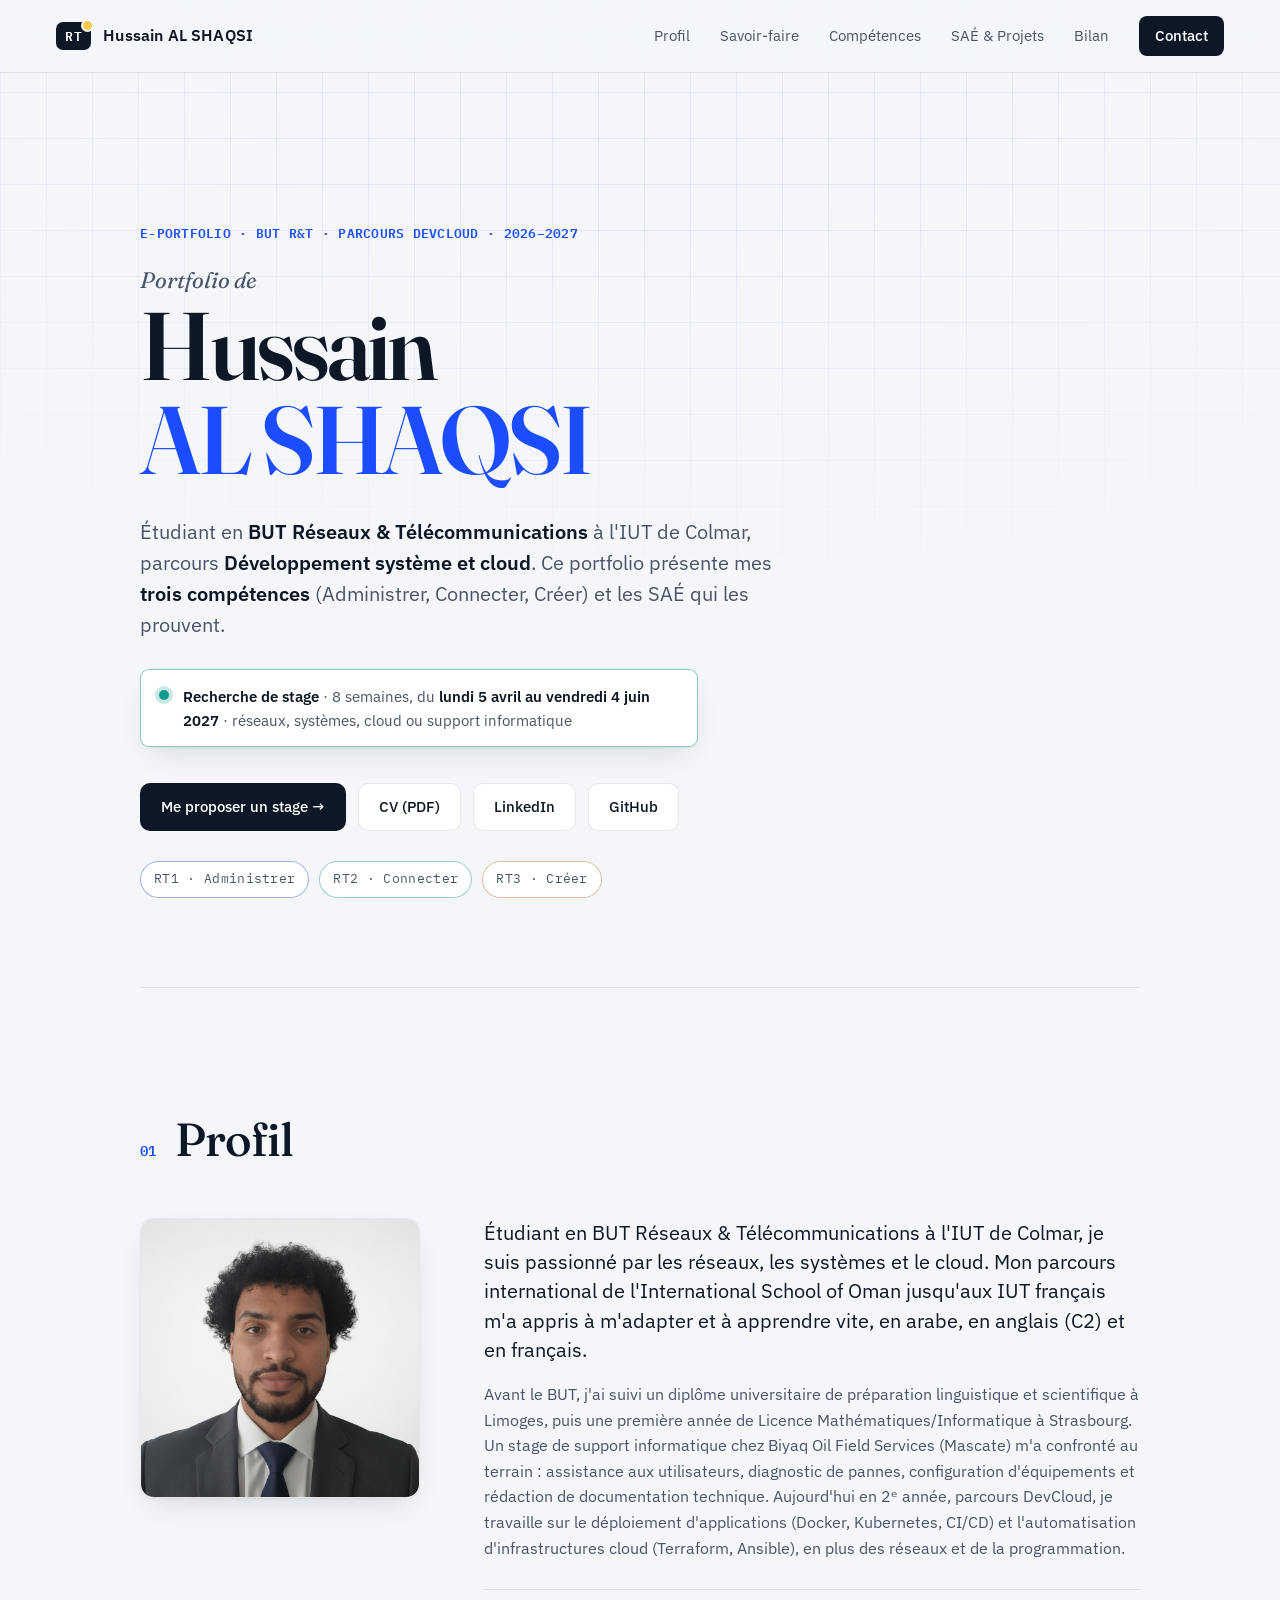
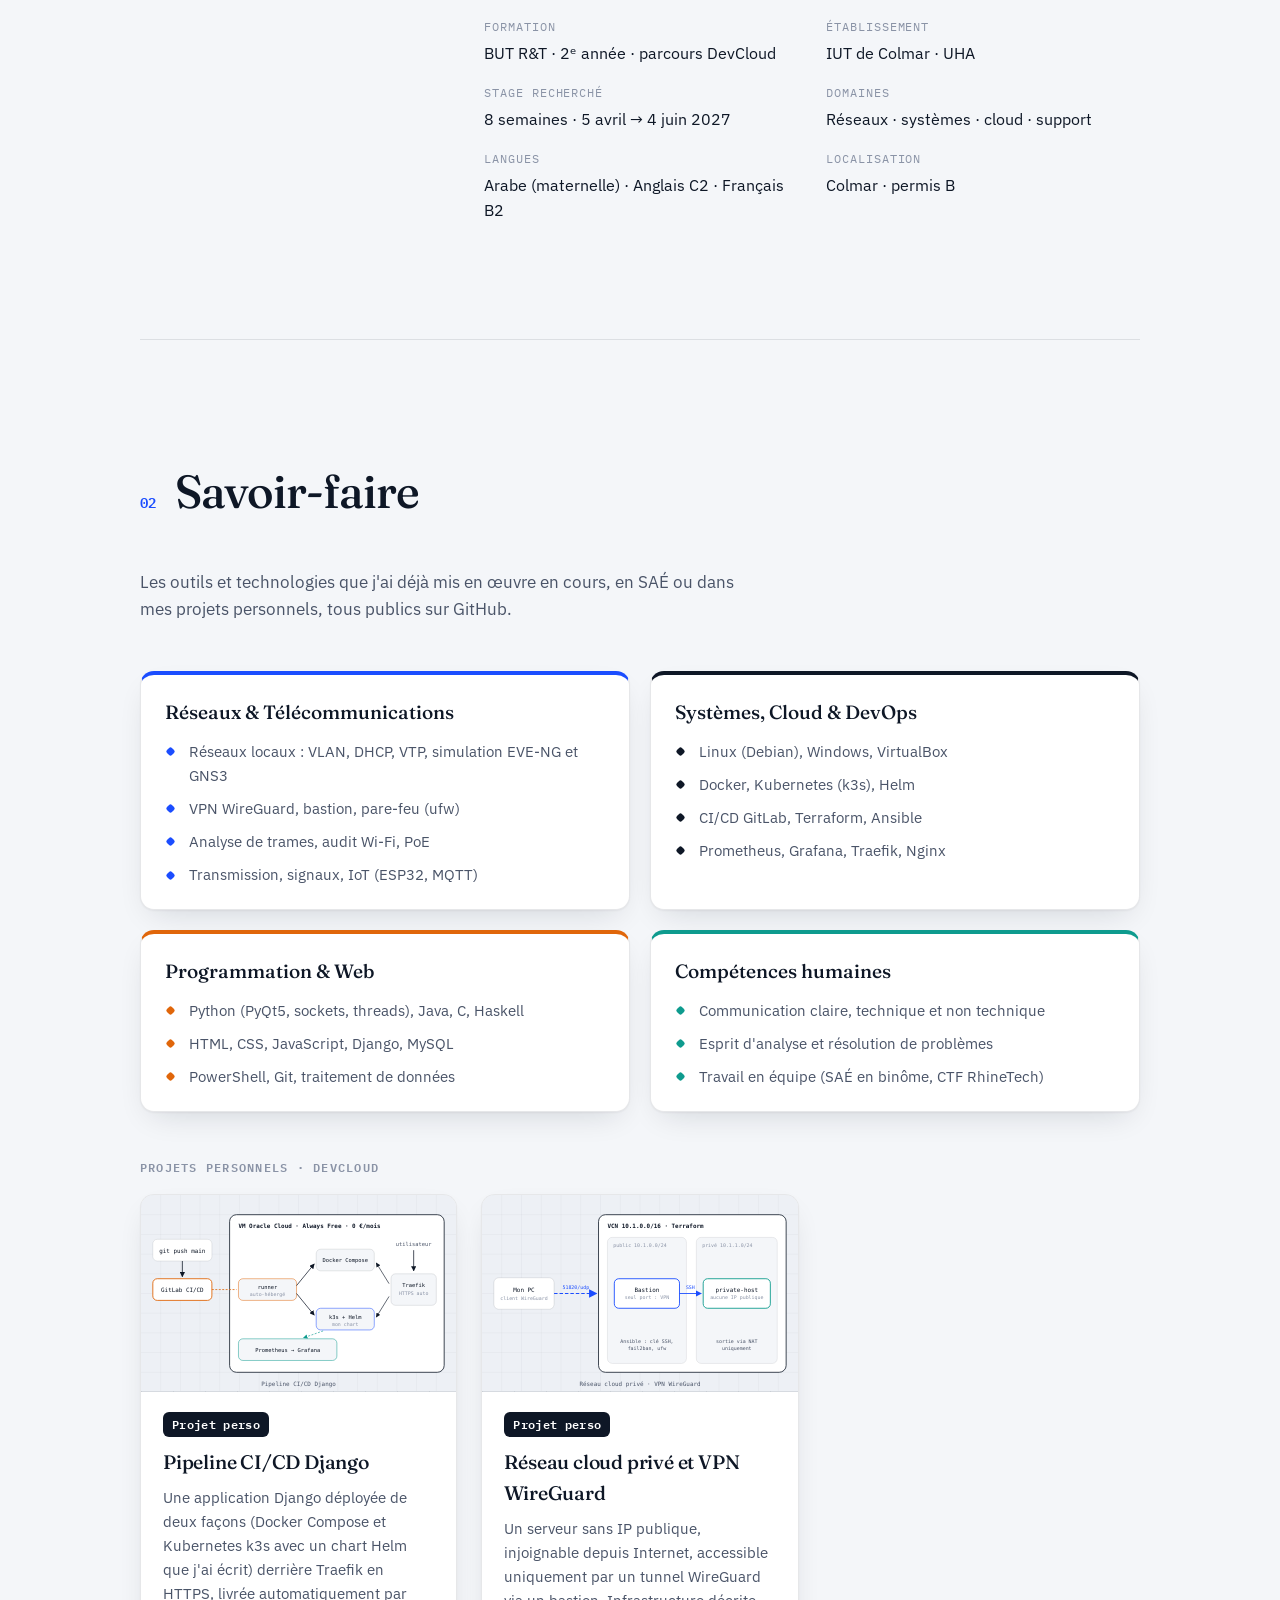
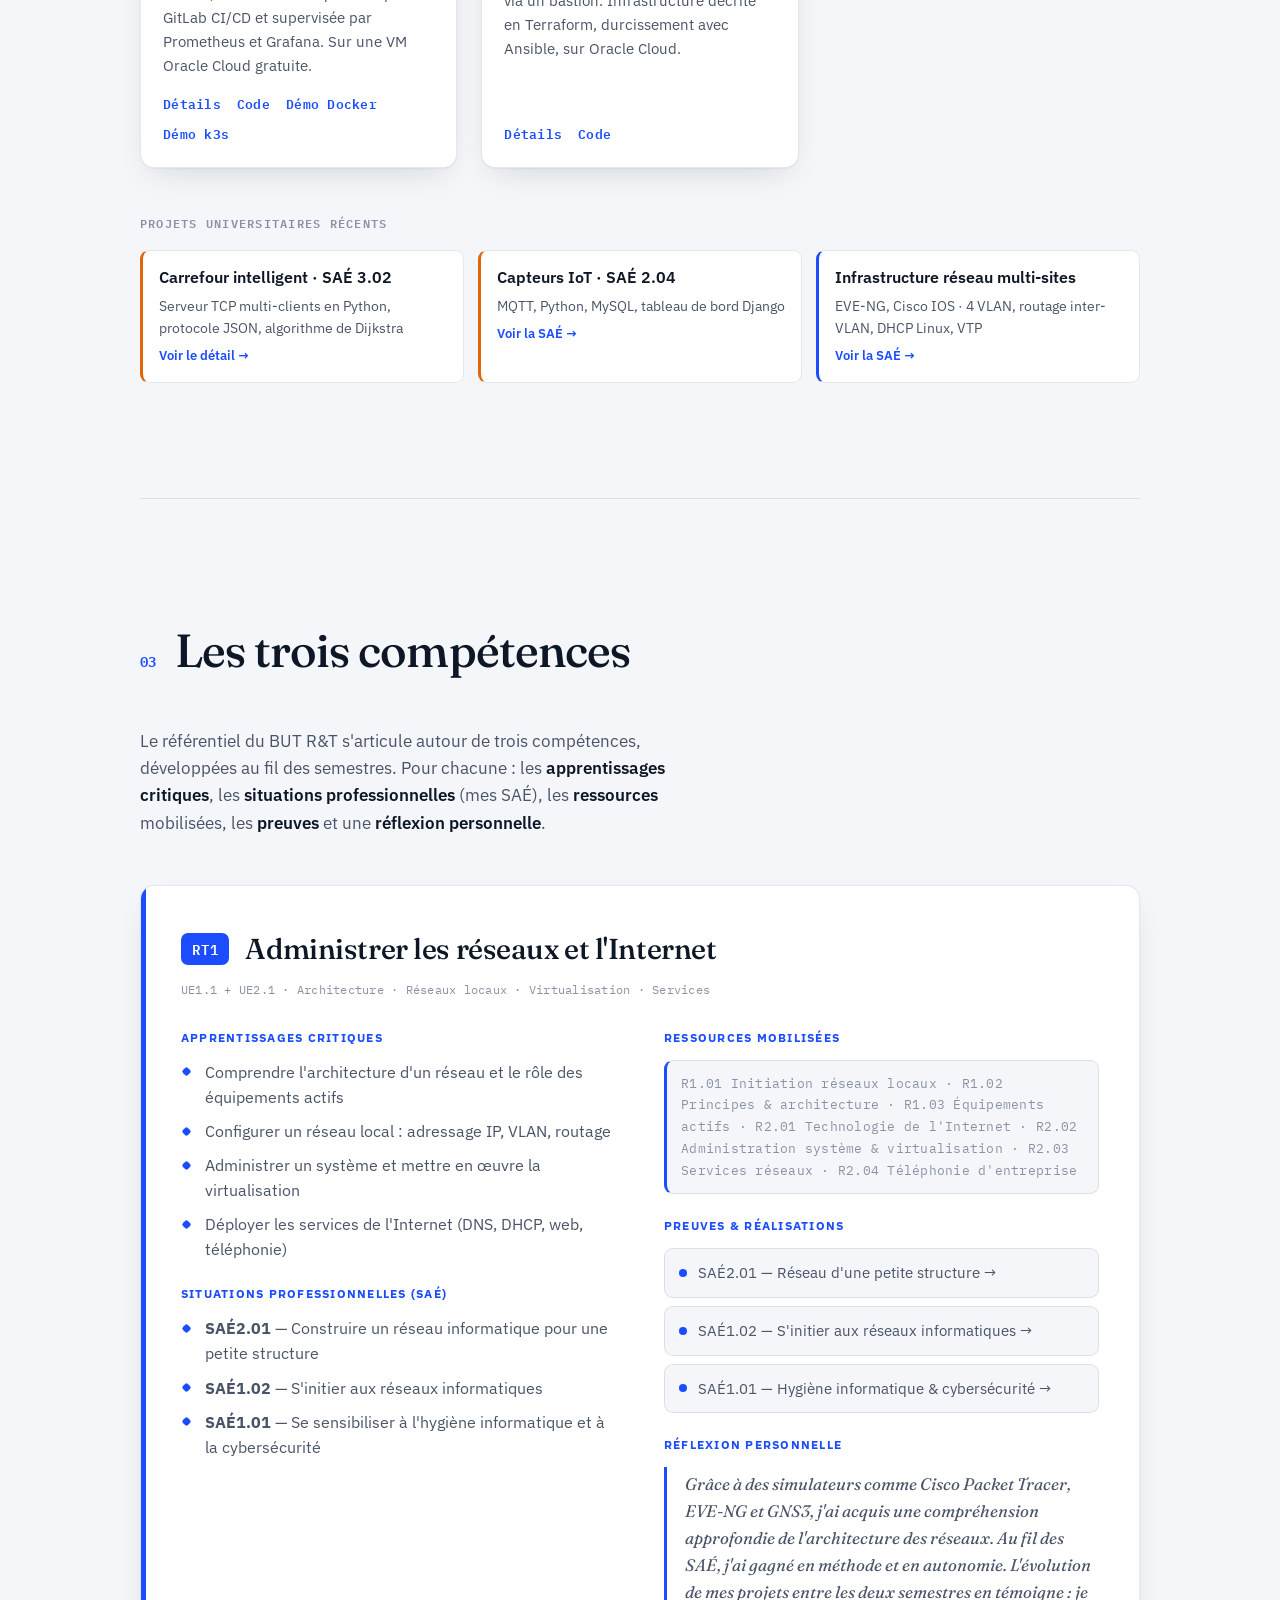
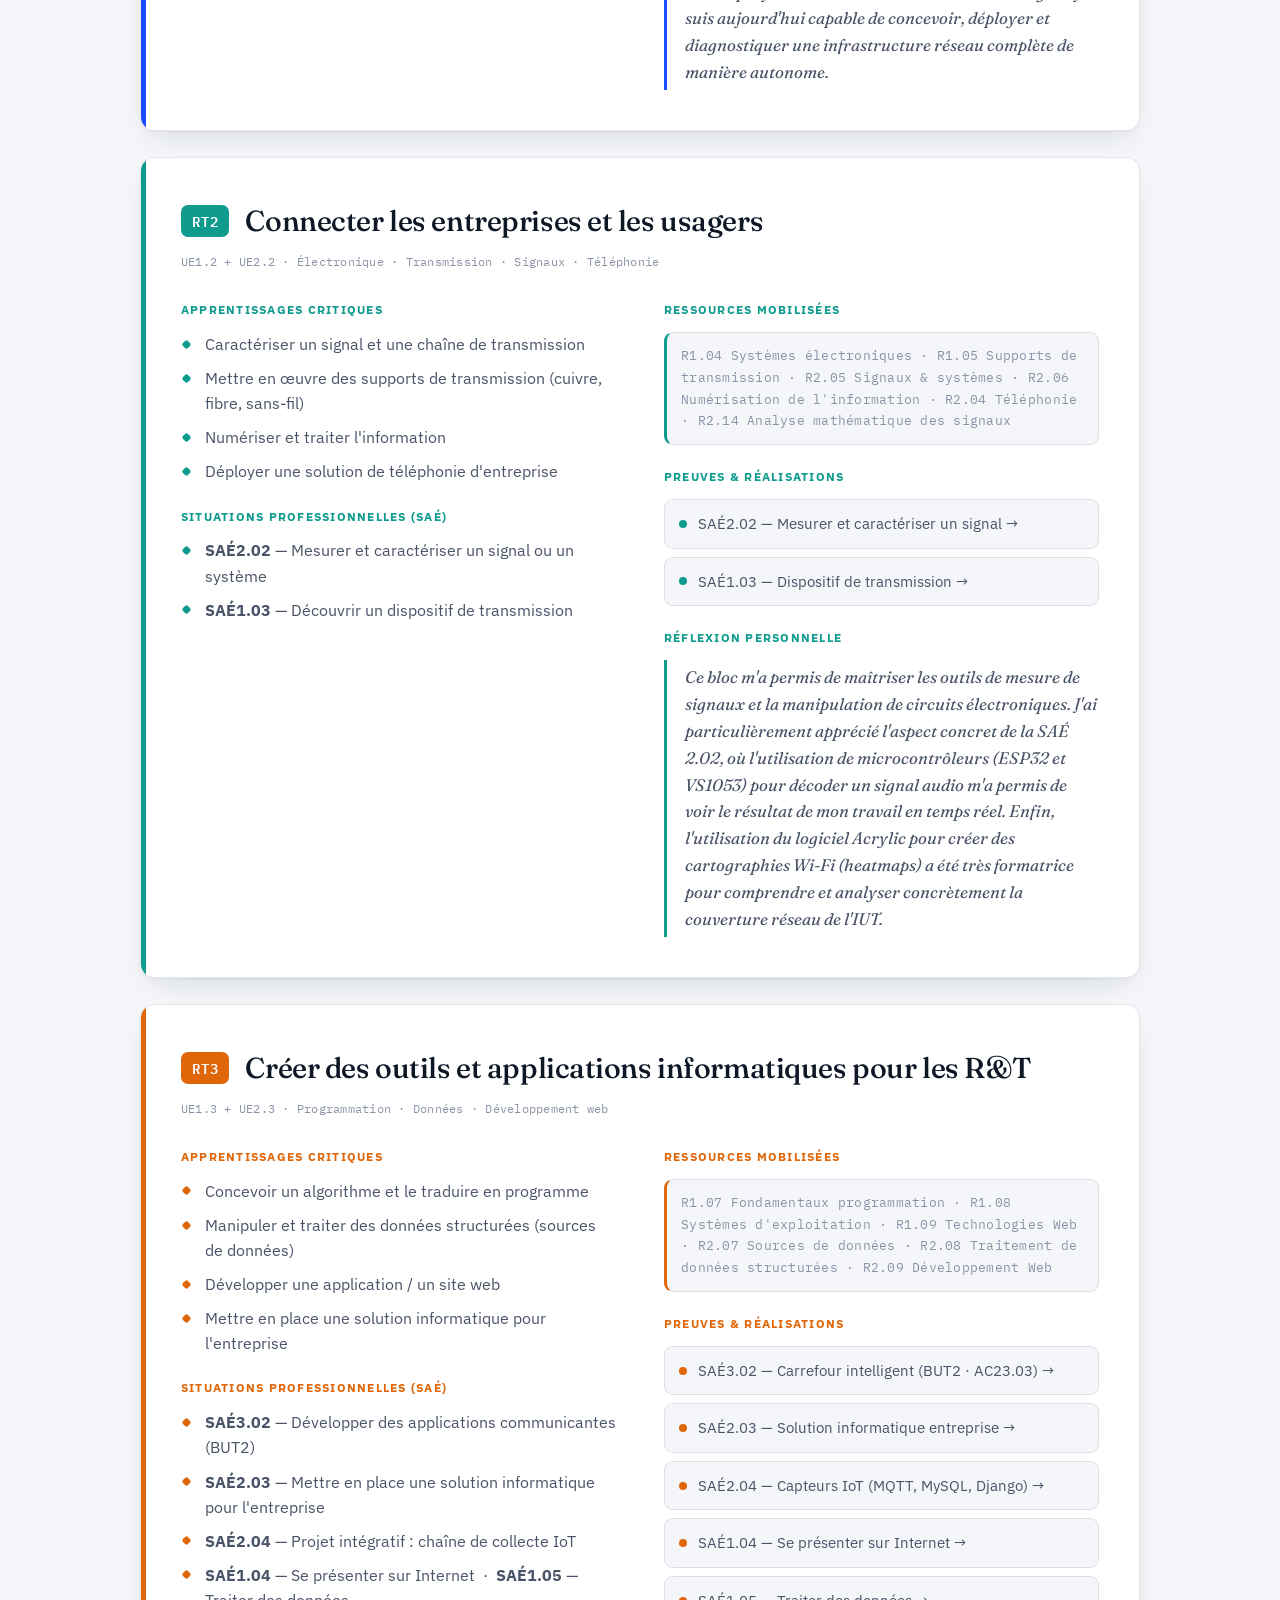
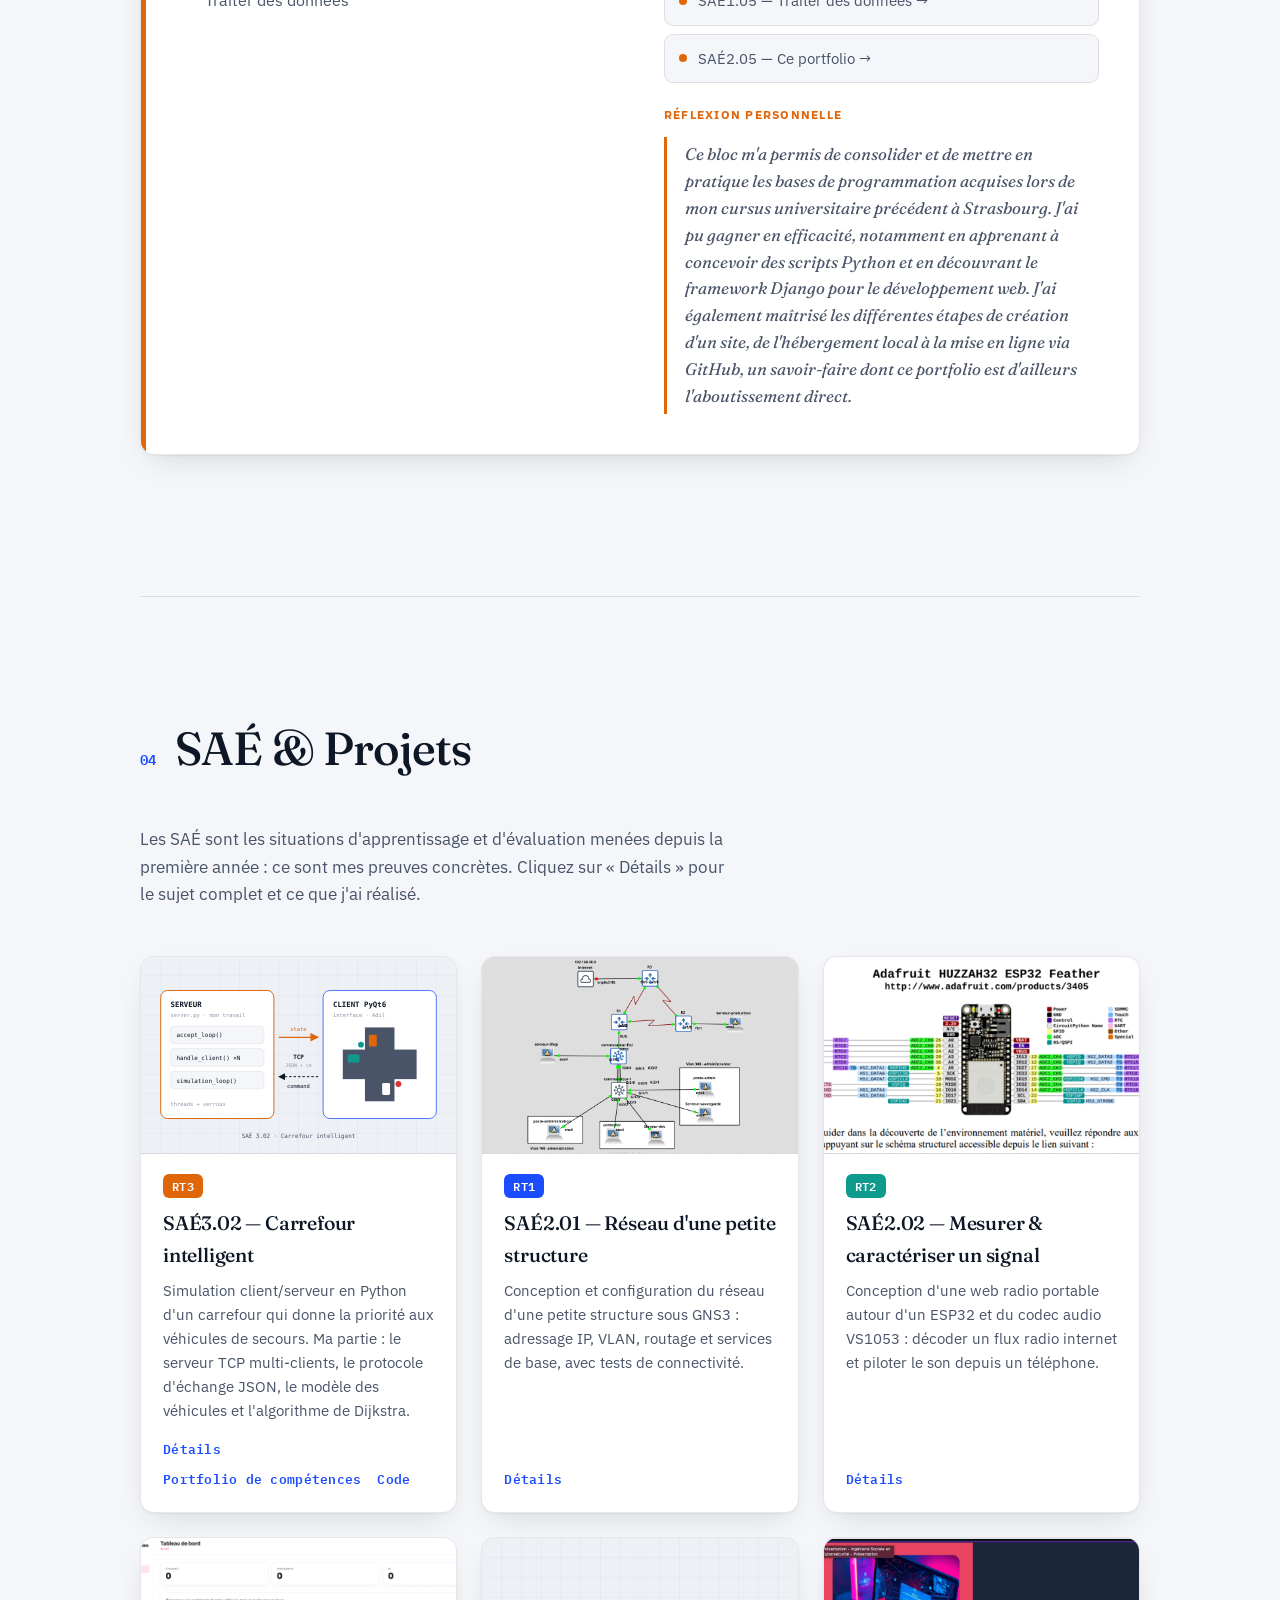
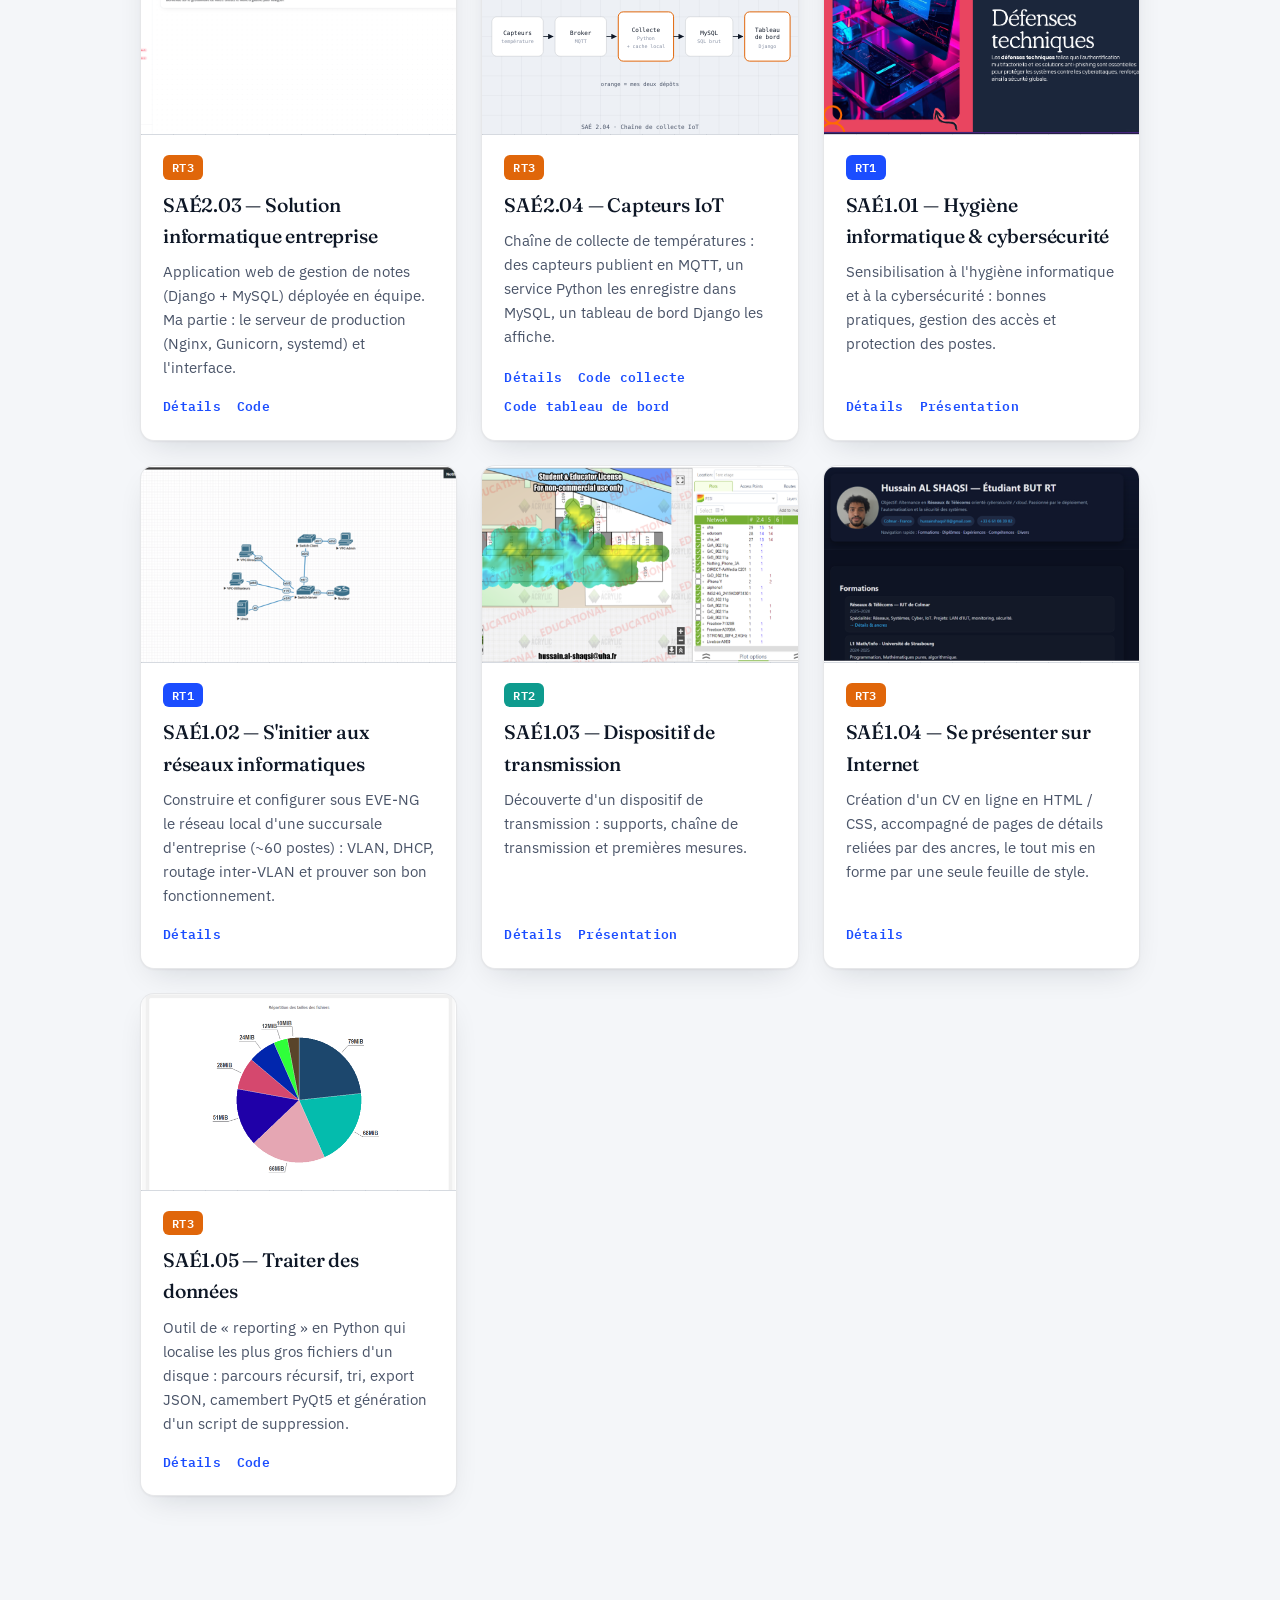
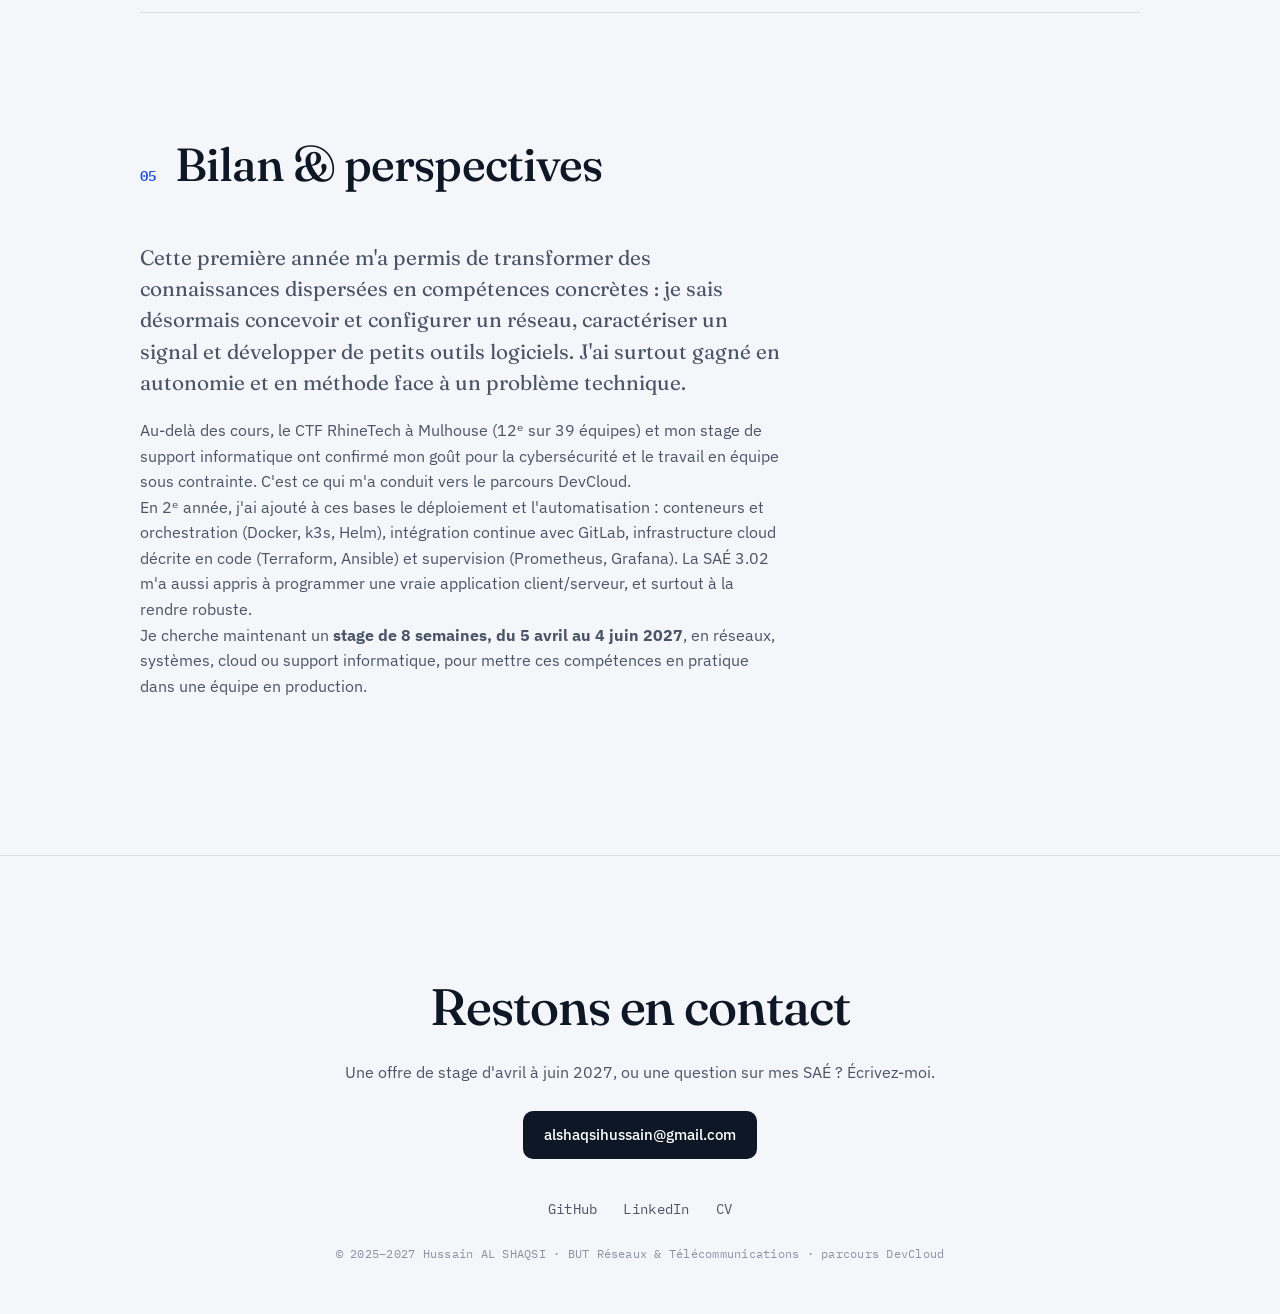
<file: index.html>
<!DOCTYPE html>
<html lang="fr">
<head>
<meta charset="UTF-8" />
<meta name="viewport" content="width=device-width, initial-scale=1.0" />
<script>(function(){var t;try{t=localStorage.getItem("theme")}catch(e){}if(t!=="dark"&&t!=="light"){t=window.matchMedia&&matchMedia("(prefers-color-scheme: dark)").matches?"dark":"light"}document.documentElement.setAttribute("data-theme",t)})();</script>
<title>Portfolio — Hussain AL SHAQSI · BUT Réseaux & Télécommunications · Recherche de stage</title>
<link rel="icon" href="favicon.ico" sizes="32x32" />
<link rel="icon" href="favicon.svg" type="image/svg+xml" />
<link rel="apple-touch-icon" href="apple-touch-icon.png" />
<meta name="description" content="Étudiant en BUT Réseaux & Télécommunications (parcours DevCloud) à l'IUT de Colmar, en recherche d'un stage de 8 semaines du 5 avril au 4 juin 2027 : réseaux, systèmes, cloud ou support informatique." />

<link rel="preconnect" href="https://fonts.googleapis.com" />
<link rel="preconnect" href="https://fonts.gstatic.com" crossorigin />
<link href="https://fonts.googleapis.com/css2?family=Fraunces:opsz,wght@9..144,400;9..144,500;9..144,600;9..144,700&family=IBM+Plex+Sans:wght@400;500;600;700&family=IBM+Plex+Mono:wght@400;500;600&display=swap" rel="stylesheet" />
<style>
:root {
  --paper:      #F4F6F9;
  --paper-2:    #FFFFFF;
  --ink:        #0E1726;
  --ink-soft:   #4A5468;
  --ink-faint:  #8A93A6;
  --line:       rgba(14, 23, 38, 0.10);
  --line-soft:  rgba(14, 23, 38, 0.06);
  --accent:     #1B4DFF;
  --rt1:        #1B4DFF;
  --rt2:        #0E9B8E;
  --rt3:        #E0660A;
  --radius:     14px;
  --radius-sm:  9px;
  --shadow:     0 1px 2px rgba(14,23,38,.05), 0 12px 32px -12px rgba(14,23,38,.16);
  --shadow-lg:  0 24px 60px -20px rgba(14,23,38,.28);
  --maxw:       1080px;
  --ease:       cubic-bezier(.22, 1, .36, 1);
  --f-display:  "Fraunces", Georgia, serif;
  --f-body:     "IBM Plex Sans", system-ui, sans-serif;
  --f-mono:     "IBM Plex Mono", ui-monospace, monospace;
}

* { box-sizing: border-box; margin: 0; padding: 0; }
html { scroll-behavior: smooth; scroll-padding-top: 92px; }
body { font-family: var(--f-body); color: var(--ink); background: var(--paper); line-height: 1.6; -webkit-font-smoothing: antialiased; overflow-x: hidden; }
.mono { font-family: var(--f-mono); letter-spacing: .02em; }

.bg-grid { position: fixed; inset: 0; z-index: -1; pointer-events: none;
  background-image: linear-gradient(var(--line-soft) 1px, transparent 1px), linear-gradient(90deg, var(--line-soft) 1px, transparent 1px);
  background-size: 46px 46px;
  -webkit-mask-image: radial-gradient(ellipse 90% 70% at 50% 0%, #000 35%, transparent 100%);
          mask-image: radial-gradient(ellipse 90% 70% at 50% 0%, #000 35%, transparent 100%); }

a { color: inherit; text-decoration: none; }

.nav { position: sticky; top: 0; z-index: 100; display: flex; align-items: center; justify-content: space-between;
  padding: 16px clamp(20px, 5vw, 56px); background: rgba(244,246,249,.78); backdrop-filter: saturate(180%) blur(14px); border-bottom: 1px solid var(--line); }
.nav__brand { display: flex; align-items: center; gap: 12px; font-weight: 600; }
.nav__mark { font-family: var(--f-mono); font-weight: 600; font-size: .82rem; color: #fff; background: var(--ink); padding: 5px 8px; border-radius: 7px; letter-spacing: .05em; }
.nav__name { font-size: .98rem; letter-spacing: .01em; }
.nav__links { display: flex; align-items: center; gap: 30px; }
.nav__links a { font-size: .92rem; color: var(--ink-soft); position: relative; transition: color .2s; }
.nav__links a:not(.nav__cta)::after { content: ""; position: absolute; left: 0; bottom: -5px; width: 0; height: 2px; background: var(--accent); transition: width .25s var(--ease); }
.nav__links a:hover { color: var(--ink); }
.nav__links a:hover::after { width: 100%; }
.nav__cta { background: var(--ink); color: #fff !important; padding: 8px 16px; border-radius: 8px; font-weight: 500; transition: transform .2s, background .2s; }
.nav__cta:hover { background: var(--accent); transform: translateY(-1px); }
.nav__burger { display: none; flex-direction: column; gap: 5px; background: none; border: 0; cursor: pointer; padding: 6px; }
.nav__burger span { width: 24px; height: 2px; background: var(--ink); transition: .3s; }

main { max-width: var(--maxw); margin: 0 auto; padding: 0 clamp(20px, 5vw, 40px); }
.section { padding: clamp(64px, 9vw, 120px) 0; border-top: 1px solid var(--line); }
.section__head { display: flex; align-items: baseline; gap: 18px; margin-bottom: 40px; }
.section__idx { font-size: .9rem; color: var(--accent); font-weight: 600; }
.section__title { font-family: var(--f-display); font-weight: 500; font-size: clamp(1.9rem, 4vw, 2.9rem); letter-spacing: -.02em; }
.section__intro { max-width: 60ch; color: var(--ink-soft); font-size: 1.06rem; margin-bottom: 48px; }
.section__intro em, .comp__col em { font-style: normal; color: var(--ink); font-weight: 600; }

.hero { padding: clamp(70px, 12vw, 150px) 0 clamp(50px, 7vw, 90px); }
.hero__meta { font-size: .82rem; color: var(--accent); font-weight: 600; margin-bottom: 26px; }
.hero__title { font-family: var(--f-display); font-weight: 600; font-size: clamp(2.8rem, 9vw, 6rem); line-height: .98; letter-spacing: -.035em; margin-bottom: 30px; }
.hero__pre { display: block; font-size: clamp(1rem, 2.4vw, 1.4rem); font-weight: 400; font-style: italic; color: var(--ink-soft); letter-spacing: 0; margin-bottom: 6px; }
.hero__last { color: var(--accent); }
.hero__lede { max-width: 56ch; font-size: clamp(1.05rem, 2vw, 1.22rem); color: var(--ink-soft); }
.hero__lede strong { color: var(--ink); font-weight: 600; }
.hero__actions { display: flex; flex-wrap: wrap; gap: 12px; margin: 36px 0 30px; }
.hero__chips { display: flex; flex-wrap: wrap; gap: 10px; list-style: none; }
.hero__chips li { font-size: .8rem; padding: 7px 13px; border: 1px solid var(--line); border-radius: 999px; background: var(--paper-2); color: var(--ink-soft); }
.hero__chips li:nth-child(1) { border-color: color-mix(in srgb, var(--rt1) 35%, var(--line)); }
.hero__chips li:nth-child(2) { border-color: color-mix(in srgb, var(--rt2) 35%, var(--line)); }
.hero__chips li:nth-child(3) { border-color: color-mix(in srgb, var(--rt3) 35%, var(--line)); }
.dispo { display: flex; flex-wrap: nowrap; align-items: flex-start; gap: 14px; max-width: 62ch; margin-top: 28px; padding: 14px 18px; background: var(--paper-2); border: 1px solid color-mix(in srgb, var(--rt2) 40%, var(--line)); border-radius: var(--radius-sm); box-shadow: var(--shadow); font-size: .95rem; color: var(--ink-soft); }
.dispo__dot { width: 10px; height: 10px; border-radius: 50%; background: var(--rt2); box-shadow: 0 0 0 4px color-mix(in srgb, var(--rt2) 22%, transparent); flex-shrink: 0; margin-top: .45em; }
.dispo strong { color: var(--ink); font-weight: 600; }

.skills { display: grid; grid-template-columns: repeat(2, 1fr); gap: 20px; }
.skill { background: var(--paper-2); border: 1px solid var(--line); border-radius: var(--radius); padding: 22px 24px; box-shadow: var(--shadow); --c: var(--accent); border-top: 4px solid var(--c); }
.skill--rt1 { --c: var(--rt1); } .skill--rt2 { --c: var(--rt2); } .skill--rt3 { --c: var(--rt3); } .skill--ink { --c: var(--ink); }
.skill h3 { font-family: var(--f-display); font-weight: 500; font-size: 1.2rem; margin-bottom: 12px; }
.skill .ticks li { font-size: .94rem; }
.subhead { font-size: .78rem; text-transform: uppercase; letter-spacing: .1em; color: var(--ink-faint); margin: 46px 0 16px; font-weight: 600; }
.projlist { display: grid; grid-template-columns: repeat(auto-fill, minmax(290px, 1fr)); gap: 14px; }
.projlist__item { background: var(--paper-2); border: 1px solid var(--line); border-left: 3px solid var(--c, var(--accent)); border-radius: var(--radius-sm); padding: 14px 16px; }
.projlist__item h4 { font-size: 1rem; font-weight: 600; margin-bottom: 4px; }
.projlist__item p { font-size: .86rem; color: var(--ink-soft); }
.projlist__item a { color: var(--accent); font-weight: 600; font-size: .84rem; display: inline-block; margin-top: 6px; }
@media (max-width: 760px) { .skills { grid-template-columns: 1fr; } }

.btn { display: inline-flex; align-items: center; gap: 8px; font-size: .94rem; font-weight: 500; padding: 11px 20px; border-radius: 10px; border: 1px solid transparent; cursor: pointer; transition: transform .2s var(--ease), background .2s, border-color .2s, box-shadow .2s; }
.btn--solid { background: var(--ink); color: #fff; }
.btn--solid:hover { background: var(--accent); transform: translateY(-2px); box-shadow: var(--shadow); }
.btn--ghost { background: var(--paper-2); border-color: var(--line); color: var(--ink); }
.btn--ghost:hover { border-color: var(--ink); transform: translateY(-2px); }

.profil { display: grid; grid-template-columns: 280px 1fr; gap: clamp(28px, 5vw, 64px); align-items: start; }
.profil__photo { border-radius: var(--radius); overflow: hidden; box-shadow: var(--shadow); border: 1px solid var(--line); background: var(--paper-2); }
.profil__photo img { width: 100%; aspect-ratio: 1; object-fit: cover; display: block; }
.profil__text .lead { font-size: 1.22rem; color: var(--ink); margin-bottom: 18px; line-height: 1.5; }
.profil__text p { color: var(--ink-soft); margin-bottom: 16px; }
.profil__facts { display: grid; grid-template-columns: repeat(2, 1fr); gap: 18px 28px; margin-top: 28px; padding-top: 28px; border-top: 1px solid var(--line); }
.profil__facts div { display: flex; flex-direction: column; gap: 4px; font-size: .98rem; }
.profil__facts span { font-size: .74rem; text-transform: uppercase; color: var(--ink-faint); letter-spacing: .08em; }

.comp { background: var(--paper-2); border: 1px solid var(--line); border-radius: var(--radius); padding: clamp(24px, 4vw, 40px); margin-bottom: 26px; box-shadow: var(--shadow); position: relative; overflow: hidden; --c: var(--accent); }
.comp::before { content: ""; position: absolute; left: 0; top: 0; bottom: 0; width: 5px; background: var(--c); }
.comp--rt1 { --c: var(--rt1); }
.comp--rt2 { --c: var(--rt2); }
.comp--rt3 { --c: var(--rt3); }
.comp__head { display: flex; align-items: center; flex-wrap: wrap; gap: 8px 16px; margin-bottom: 28px; }
.comp__code { font-size: .85rem; font-weight: 600; color: #fff; background: var(--c); padding: 5px 11px; border-radius: 7px; letter-spacing: .06em; }
.comp__title { font-family: var(--f-display); font-weight: 500; font-size: clamp(1.3rem, 2.6vw, 1.8rem); letter-spacing: -.015em; flex: 1 1 280px; }
.comp__tag { width: 100%; font-size: .78rem; color: var(--ink-faint); }
.comp__grid { display: grid; grid-template-columns: 1fr 1fr; gap: clamp(24px, 4vw, 48px); }
.comp__col h4 { font-size: .78rem; text-transform: uppercase; letter-spacing: .1em; color: var(--c); margin: 22px 0 12px; }
.comp__col h4:first-child { margin-top: 0; }

.ticks { list-style: none; display: flex; flex-direction: column; gap: 9px; }
.ticks li { position: relative; padding-left: 24px; color: var(--ink-soft); font-size: .98rem; }
.ticks li::before { content: ""; position: absolute; left: 2px; top: .55em; width: 7px; height: 7px; border-radius: 2px; background: var(--c); transform: rotate(45deg); }

.reslist { font-size: .8rem; line-height: 1.7; color: var(--ink-faint); background: var(--paper); border: 1px solid var(--line); border-left: 3px solid var(--c); border-radius: var(--radius-sm); padding: 12px 14px; margin-bottom: 4px; }
.proof { display: flex; flex-direction: column; gap: 8px; }
.proof__item { display: flex; align-items: center; gap: 11px; padding: 12px 14px; background: var(--paper); border: 1px solid var(--line); border-radius: var(--radius-sm); font-size: .92rem; color: var(--ink-soft); transition: border-color .2s, transform .2s, color .2s; }
.proof__item:hover { border-color: var(--c); color: var(--ink); transform: translateX(3px); }
.proof__dot { width: 8px; height: 8px; border-radius: 50%; background: var(--c); flex-shrink: 0; }

.reflect { border-left: 3px solid var(--c); padding: 4px 0 4px 18px; margin-top: 4px; font-family: var(--f-display); font-size: 1.05rem; font-style: italic; color: var(--ink-soft); line-height: 1.6; }

.cards { display: grid; grid-template-columns: repeat(auto-fill, minmax(290px, 1fr)); gap: 24px; }
.card { background: var(--paper-2); border: 1px solid var(--line); border-radius: var(--radius); overflow: hidden; box-shadow: var(--shadow); transition: transform .3s var(--ease), box-shadow .3s; display: flex; flex-direction: column; }
.card:hover { transform: translateY(-6px); box-shadow: var(--shadow-lg); }
.card { scroll-margin-top: 104px; }
.card:target { box-shadow: 0 0 0 2px var(--accent), var(--shadow-lg); }
.card__img { position: relative; aspect-ratio: 16/10; overflow: hidden; border-bottom: 1px solid var(--line); background-color: #EDF0F5; background-image: linear-gradient(var(--line-soft) 1px, transparent 1px), linear-gradient(90deg, var(--line-soft) 1px, transparent 1px); background-size: 32px 32px; }
.card__img::before { content: "capture → ici"; position: absolute; inset: 0; display: flex; align-items: center; justify-content: center; color: var(--ink-faint); font-family: var(--f-mono); font-size: .8rem; }
.card__img img { position: relative; z-index: 1; width: 100%; height: 100%; object-fit: cover; display: block; transition: transform .5s var(--ease); }
.card:hover .card__img img { transform: scale(1.05); }
.card__body { padding: 20px 22px 22px; display: flex; flex-direction: column; flex: 1; }
.card__tags { display: flex; gap: 6px; margin-bottom: 10px; }
.t { font-size: .72rem; font-weight: 600; padding: 3px 9px; border-radius: 6px; color: #fff; }
.t--perso { background: var(--ink); }
.t--rt1 { background: var(--rt1); } .t--rt2 { background: var(--rt2); } .t--rt3 { background: var(--rt3); }
.card__title { font-family: var(--f-display); font-weight: 500; font-size: 1.22rem; margin-bottom: 8px; letter-spacing: -.01em; }
.card__desc { color: var(--ink-soft); font-size: .94rem; flex: 1; }
.card__links { display: flex; flex-wrap: wrap; gap: 8px 16px; margin-top: 16px; font-size: .84rem; }
.card__links a { color: var(--accent); font-weight: 600; transition: opacity .2s; }
.card__links a:hover { opacity: .65; }

.bilan { max-width: 64ch; }
.bilan .lead { font-size: 1.3rem; font-family: var(--f-display); line-height: 1.5; margin-bottom: 20px; }
.bilan p { color: var(--ink-soft); }

.footer { border-top: 1px solid var(--line); margin-top: 40px; padding: clamp(60px, 9vw, 110px) clamp(20px, 5vw, 40px) 50px; text-align: center; }
.footer__cta h2 { font-family: var(--f-display); font-weight: 500; font-size: clamp(2rem, 5vw, 3.2rem); letter-spacing: -.02em; margin-bottom: 12px; }
.footer__cta p { color: var(--ink-soft); margin-bottom: 26px; }
.footer__links { display: flex; justify-content: center; gap: 26px; margin: 38px 0 24px; font-size: .9rem; }
.footer__links a { color: var(--ink-soft); transition: color .2s; }
.footer__links a:hover { color: var(--accent); }
.footer__base { font-size: .78rem; color: var(--ink-faint); }

.reveal { opacity: 0; transform: translateY(26px); transition: opacity .7s var(--ease), transform .7s var(--ease); }
.reveal.in { opacity: 1; transform: none; }
@media (prefers-reduced-motion: reduce) { * { animation: none !important; transition: none !important; } .reveal { opacity: 1; transform: none; } html { scroll-behavior: auto; } }

@media (max-width: 860px) { .profil { grid-template-columns: 1fr; } .profil__photo { max-width: 220px; } .comp__grid { grid-template-columns: 1fr; gap: 8px; } }
@media (max-width: 680px) {
  .nav__links { position: fixed; inset: 64px 0 auto; flex-direction: column; gap: 0; background: var(--paper-2); border-bottom: 1px solid var(--line); padding: 8px 0; transform: translateY(-130%); transition: transform .35s var(--ease); }
  .nav__links.open { transform: none; }
  .nav__links a { padding: 14px 28px; width: 100%; }
  .nav__links a:not(.nav__cta)::after { display: none; }
  .nav__cta { margin: 8px 28px; text-align: center; }
  .nav__burger { display: flex; }
  .profil__facts { grid-template-columns: 1fr; }
}

/* ===================== MODAL DÉTAILS (ajout) ===================== */
.modal { position: fixed; inset: 0; z-index: 200; display: none; align-items: center; justify-content: center; padding: 24px; }
.modal.open { display: flex; }
.modal__backdrop { position: absolute; inset: 0; background: rgba(14,23,38,.55); backdrop-filter: blur(4px); opacity: 0; transition: opacity .3s var(--ease); }
.modal.open .modal__backdrop { opacity: 1; }
.modal__panel { position: relative; z-index: 1; width: min(980px, 100%); max-height: 86vh;
  display: grid; grid-template-columns: minmax(0, 46%) 1fr;
  background: var(--paper-2); border-radius: var(--radius); overflow: hidden; box-shadow: var(--shadow-lg);
  transform: translateY(16px) scale(.985); opacity: 0; transition: transform .35s var(--ease), opacity .35s var(--ease); --c: var(--accent); }
.modal.open .modal__panel { transform: none; opacity: 1; }
.modal__panel.is-rt1 { --c: var(--rt1); }
.modal__panel.is-rt2 { --c: var(--rt2); }
.modal__panel.is-rt3 { --c: var(--rt3); }
.modal__panel::before { content: ""; position: absolute; left: 0; top: 0; bottom: 0; width: 5px; background: var(--c); z-index: 3; }
.modal__close { position: absolute; top: 14px; right: 14px; z-index: 4; width: 38px; height: 38px; border: 0; border-radius: 50%;
  background: rgba(255,255,255,.92); color: var(--ink); font-size: 1.3rem; line-height: 1; cursor: pointer;
  display: flex; align-items: center; justify-content: center; box-shadow: var(--shadow); transition: transform .25s var(--ease), background .2s; }
.modal__close:hover { transform: rotate(90deg); background: #fff; }
.modal__media { background-color: #EDF0F5; border-right: 1px solid var(--line); overflow: hidden;
  display: flex; align-items: center; justify-content: center; padding: 22px;
  background-image: linear-gradient(var(--line-soft) 1px, transparent 1px), linear-gradient(90deg, var(--line-soft) 1px, transparent 1px); background-size: 28px 28px; }
.modal__media img { max-width: 100%; max-height: 100%; object-fit: contain; border-radius: 8px; box-shadow: var(--shadow); }
.modal__media.is-empty::before { content: "capture → ici"; color: var(--ink-faint); font-family: var(--f-mono); font-size: .8rem; }
.modal__body { padding: clamp(28px, 3.5vw, 44px); overflow-y: auto; max-height: 86vh; display: flex; flex-direction: column; }
.modal__tags { display: flex; gap: 6px; margin-bottom: 14px; }
.modal__title { font-family: var(--f-display); font-weight: 500; font-size: clamp(1.5rem, 2.6vw, 2.1rem); line-height: 1.1; letter-spacing: -.015em; margin-bottom: 18px; }
.modal__content { color: var(--ink-soft); font-size: 1rem; line-height: 1.75; }
.modal__content h5 { font-size: .76rem; text-transform: uppercase; letter-spacing: .1em; color: var(--c); margin: 22px 0 8px; }
.modal__content p { margin-bottom: 12px; }
.modal__content ul { list-style: none; display: flex; flex-direction: column; gap: 8px; margin-bottom: 12px; }
.modal__content li { position: relative; padding-left: 22px; }
.modal__content li::before { content: ""; position: absolute; left: 2px; top: .6em; width: 7px; height: 7px; border-radius: 2px; background: var(--c); transform: rotate(45deg); }
.modal__links { display: flex; flex-wrap: wrap; gap: 18px; margin-top: 24px; padding-top: 20px; border-top: 1px solid var(--line); font-size: .9rem; }
.modal__links a { color: var(--accent); font-weight: 600; transition: opacity .2s; }
.modal__links a:hover { opacity: .65; }
.card__more { display: none; }
body.modal-open { overflow: hidden; }
@media (max-width: 720px) {
  .modal__panel { grid-template-columns: 1fr; max-height: 90vh; }
  .modal__media { aspect-ratio: 16/10; border-right: 0; border-bottom: 1px solid var(--line); }
  .modal__body { max-height: none; }
}
</style>
<link rel="stylesheet" href="theme.css" />
</head>
<body>

<div class="bg-grid" aria-hidden="true"></div>

<header class="nav" id="top">
  <div class="nav__brand">
    <button class="nav__mark theme-toggle" type="button" aria-pressed="false" title="Passer en mode sombre" aria-label="Passer en mode sombre">RT</button>
    <a class="nav__name" href="#top">Hussain AL SHAQSI</a>
  </div>
  <nav class="nav__links" aria-label="Navigation principale">
    <a href="#profil">Profil</a>
    <a href="#savoir-faire">Savoir-faire</a>
    <a href="#competences">Compétences</a>
    <a href="#projets">SAÉ &amp; Projets</a>
    <a href="#bilan">Bilan</a>
    <a href="#contact" class="nav__cta">Contact</a>
  </nav>
  <button class="nav__burger" aria-label="Menu" aria-expanded="false"><span></span><span></span><span></span></button>
</header>

<main>

<section class="hero reveal" id="hero">
  <div class="hero__meta mono">E-PORTFOLIO · BUT R&amp;T · PARCOURS DEVCLOUD · 2026–2027</div>
  <h1 class="hero__title">
    <span class="hero__pre">Portfolio de</span>
    Hussain<br><span class="hero__last">AL SHAQSI</span>
  </h1>
  <p class="hero__lede">
    Étudiant en <strong>BUT Réseaux&nbsp;&amp;&nbsp;Télécommunications</strong> à l'IUT de Colmar, parcours
    <strong>Développement système et cloud</strong>. Ce portfolio présente mes <strong>trois compétences</strong>
    (Administrer, Connecter, Créer) et les SAÉ qui les prouvent.
  </p>
  <p class="dispo">
    <span class="dispo__dot" aria-hidden="true"></span>
    <span><strong>Recherche de stage</strong> · 8 semaines, du <strong>lundi 5 avril au vendredi 4 juin 2027</strong> · réseaux, systèmes, cloud ou support informatique</span>
  </p>
  <div class="hero__actions">
    <a class="btn btn--solid" href="mailto:alshaqsihussain@gmail.com?subject=Proposition%20de%20stage%20(avril%E2%80%93juin%202027)">Me proposer un stage →</a>
    <a class="btn btn--ghost" href="assets/CV_alshaqsi_hussain.pdf" target="_blank" rel="noopener">CV (PDF)</a>
    <a class="btn btn--ghost" href="https://www.linkedin.com/in/hussain-al-shaqsi" target="_blank" rel="noopener">LinkedIn</a>
    <a class="btn btn--ghost" href="https://github.com/hussainshaqsi" target="_blank" rel="noopener">GitHub</a>
  </div>
  <ul class="hero__chips mono">
    <li>RT1 · Administrer</li>
    <li>RT2 · Connecter</li>
    <li>RT3 · Créer</li>
  </ul>
</section>

<section class="section reveal" id="profil">
  <div class="section__head"><span class="section__idx mono">01</span><h2 class="section__title">Profil</h2></div>
  <div class="profil">
    <figure class="profil__photo"><img src="cvpfp.png" alt="Hussain AL SHAQSI" /></figure>
    <div class="profil__text">
      <p class="lead">Étudiant en BUT Réseaux &amp; Télécommunications à l'IUT de Colmar, je suis passionné par les réseaux, les systèmes et le cloud. Mon parcours international de l'International School of Oman jusqu'aux IUT français m'a appris à m'adapter et à apprendre vite, en arabe, en anglais (C2) et en français.</p>
      <p>Avant le BUT, j'ai suivi un diplôme universitaire de préparation linguistique et scientifique à Limoges, puis une première année de Licence Mathématiques/Informatique à Strasbourg. Un stage de support informatique chez Biyaq Oil Field Services (Mascate) m'a confronté au terrain : assistance aux utilisateurs, diagnostic de pannes, configuration d'équipements et rédaction de documentation technique. Aujourd'hui en 2ᵉ année, parcours DevCloud, je travaille sur le déploiement d'applications (Docker, Kubernetes, CI/CD) et l'automatisation d'infrastructures cloud (Terraform, Ansible), en plus des réseaux et de la programmation.</p>
      <div class="profil__facts">
        <div><span class="mono">Formation</span>BUT R&amp;T · 2ᵉ année · parcours DevCloud</div>
        <div><span class="mono">Établissement</span>IUT de Colmar · UHA</div>
        <div><span class="mono">Stage recherché</span>8 semaines · 5 avril → 4 juin 2027</div>
        <div><span class="mono">Domaines</span>Réseaux · systèmes · cloud · support</div>
        <div><span class="mono">Langues</span>Arabe (maternelle) · Anglais C2 · Français B2</div>
        <div><span class="mono">Localisation</span>Colmar · permis B</div>
      </div>
    </div>
  </div>
</section>

<section class="section reveal" id="savoir-faire">
  <div class="section__head"><span class="section__idx mono">02</span><h2 class="section__title">Savoir-faire</h2></div>
  <p class="section__intro">Les outils et technologies que j'ai déjà mis en œuvre en cours, en SAÉ ou dans mes projets personnels, tous publics sur GitHub.</p>

  <div class="skills">
    <div class="skill skill--rt1">
      <h3>Réseaux &amp; Télécommunications</h3>
      <ul class="ticks">
        <li>Réseaux locaux : VLAN, DHCP, VTP, simulation EVE-NG et GNS3</li>
        <li>VPN WireGuard, bastion, pare-feu (ufw)</li>
        <li>Analyse de trames, audit Wi-Fi, PoE</li>
        <li>Transmission, signaux, IoT (ESP32, MQTT)</li>
      </ul>
    </div>
    <div class="skill skill--ink">
      <h3>Systèmes, Cloud &amp; DevOps</h3>
      <ul class="ticks">
        <li>Linux (Debian), Windows, VirtualBox</li>
        <li>Docker, Kubernetes (k3s), Helm</li>
        <li>CI/CD GitLab, Terraform, Ansible</li>
        <li>Prometheus, Grafana, Traefik, Nginx</li>
      </ul>
    </div>
    <div class="skill skill--rt3">
      <h3>Programmation &amp; Web</h3>
      <ul class="ticks">
        <li>Python (PyQt5, sockets, threads), Java, C, Haskell</li>
        <li>HTML, CSS, JavaScript, Django, MySQL</li>
        <li>PowerShell, Git, traitement de données</li>
      </ul>
    </div>
    <div class="skill skill--rt2">
      <h3>Compétences humaines</h3>
      <ul class="ticks">
        <li>Communication claire, technique et non technique</li>
        <li>Esprit d'analyse et résolution de problèmes</li>
        <li>Travail en équipe (SAÉ en binôme, CTF RhineTech)</li>
      </ul>
    </div>
  </div>

  <h3 class="subhead mono">Projets personnels · DevCloud</h3>
  <div class="cards">
    <article class="card" id="projet-cicd">
      <div class="card__img"><img src="cicd.svg" alt="Pipeline CI/CD Django : GitLab, runner, Docker Compose, k3s, Traefik, Prometheus et Grafana" onerror="this.remove()"></div>
      <div class="card__body">
        <div class="card__tags mono"><span class="t t--perso">Projet perso</span></div>
        <h3 class="card__title">Pipeline CI/CD Django</h3>
        <p class="card__desc">Une application Django déployée de deux façons (Docker Compose et Kubernetes k3s avec un chart Helm que j'ai écrit) derrière Traefik en HTTPS, livrée automatiquement par GitLab CI/CD et supervisée par Prometheus et Grafana. Sur une VM Oracle Cloud gratuite.</p>
        <div class="card__more">
          <p>Comprendre de bout en bout comment une application passe du code sur mon PC à un système en production : conteneurs, routage HTTPS, intégration et déploiement continus, orchestration et supervision. Chaque brique a été montée et configurée à la main.</p>
          <h5>Ce que j'ai réalisé</h5>
          <ul>
            <li>VM Ubuntu sur Oracle Cloud (ARM, 1 OCPU / 6 Go), deux pare-feux (Security List Oracle et iptables) ouverts seulement sur 22, 80 et 443</li>
            <li>Deux déploiements de la même application : Docker Compose, et k3s avec mon propre chart Helm (Deployment, Service, PVC, Ingress)</li>
            <li>Un seul reverse proxy Traefik pour les deux, avec certificats Let's Encrypt automatiques</li>
            <li>Pipeline GitLab CI (test, deploy, deploy-k3s) exécuté par un runner auto-hébergé sur la VM, à chaque push sur main</li>
            <li>Secret Django jamais dans le code : variables CI/CD masquées, injectées en .env (Docker) et en Secret (Kubernetes)</li>
            <li>Prometheus + Grafana, avec une règle d'alerte sur les redémarrages de pods inattendus</li>
            <li>Problèmes diagnostiqués : règles de pare-feu en conflit, résolution DNS interne au cluster, health checks mal calibrés</li>
          </ul>
          <h5>Outils</h5>
          <p>Django, Docker, k3s, Helm, Traefik, Let's Encrypt, GitLab CI/CD, Prometheus, Grafana, Oracle Cloud, DuckDNS.</p>
        </div>
        <div class="card__links mono"><a href="#">Détails</a><a href="https://github.com/hussainshaqsi/django-cicd-pipeline" target="_blank" rel="noopener">Code</a><a href="https://hussain-app.duckdns.org" target="_blank" rel="noopener">Démo Docker</a><a href="https://hussain-k3s.duckdns.org" target="_blank" rel="noopener">Démo k3s</a></div>
      </div>
    </article>

    <article class="card" id="projet-oci">
      <div class="card__img"><img src="oci-vpn.svg" alt="Réseau cloud privé : bastion WireGuard et serveur sans IP publique" onerror="this.remove()"></div>
      <div class="card__body">
        <div class="card__tags mono"><span class="t t--perso">Projet perso</span></div>
        <h3 class="card__title">Réseau cloud privé et VPN WireGuard</h3>
        <p class="card__desc">Un serveur sans IP publique, injoignable depuis Internet, accessible uniquement par un tunnel WireGuard via un bastion. Infrastructure décrite en Terraform, durcissement avec Ansible, sur Oracle Cloud.</p>
        <div class="card__more">
          <p>Faire l'inverse de la plupart des tutoriels cloud : au lieu d'exposer un serveur avec un port SSH ouvert, isoler complètement la machine applicative tout en gardant un accès administrateur fiable.</p>
          <h5>Ce que j'ai réalisé</h5>
          <ul>
            <li>VCN 10.1.0.0/16 en Terraform : sous-réseau public (bastion) et sous-réseau privé où Oracle refuse d'attribuer une IP publique</li>
            <li>Internet Gateway pour le bastion seul, NAT Gateway en sortie uniquement pour les mises à jour du serveur privé</li>
            <li>Security Lists : seul le port WireGuard (51820/udp) est ouvert ; SSH vers le privé uniquement depuis le bastion</li>
            <li>Durcissement Ansible : SSH par clé uniquement, root désactivé, fail2ban, mises à jour automatiques, ufw</li>
            <li>Preuve : scan nmap depuis Internet sans aucun port visible, et accès SSH complet au serveur privé via le VPN</li>
            <li>Diagnostic du pare-feu iptables caché des images Oracle (règles ajoutées après la règle de rejet, en INPUT puis en FORWARD)</li>
          </ul>
          <h5>Outils</h5>
          <p>Terraform, Ansible, WireGuard, Oracle Cloud, iptables, ufw, fail2ban, nmap.</p>
        </div>
        <div class="card__links mono"><a href="#">Détails</a><a href="https://github.com/hussainshaqsi/oci-reseaux-privee" target="_blank" rel="noopener">Code</a></div>
      </div>
    </article>
  </div>

  <h3 class="subhead mono">Projets universitaires récents</h3>
  <div class="projlist">
    <div class="projlist__item" style="--c: var(--rt3);">
      <h4>Carrefour intelligent · SAÉ 3.02</h4>
      <p>Serveur TCP multi-clients en Python, protocole JSON, algorithme de Dijkstra</p>
      <a href="sae3-02.html">Voir le détail →</a>
    </div>
    <div class="projlist__item" style="--c: var(--rt3);">
      <h4>Capteurs IoT · SAÉ 2.04</h4>
      <p>MQTT, Python, MySQL, tableau de bord Django</p>
      <a href="#sae2-04">Voir la SAÉ →</a>
    </div>
    <div class="projlist__item" style="--c: var(--rt1);">
      <h4>Infrastructure réseau multi-sites</h4>
      <p>EVE-NG, Cisco IOS · 4 VLAN, routage inter-VLAN, DHCP Linux, VTP</p>
      <a href="#sae1-02">Voir la SAÉ →</a>
    </div>
  </div>
</section>

<section class="section reveal" id="competences">
  <div class="section__head"><span class="section__idx mono">03</span><h2 class="section__title">Les trois compétences</h2></div>
  <p class="section__intro">
    Le référentiel du BUT R&amp;T s'articule autour de trois compétences, développées au fil des semestres.
    Pour chacune : les <em>apprentissages critiques</em>, les <em>situations professionnelles</em> (mes SAÉ),
    les <em>ressources</em> mobilisées, les <em>preuves</em> et une <em>réflexion personnelle</em>.
  </p>

  <article class="comp comp--rt1">
    <header class="comp__head">
      <span class="comp__code mono">RT1</span>
      <h3 class="comp__title">Administrer les réseaux et l'Internet</h3>
      <p class="comp__tag mono">UE1.1 + UE2.1 · Architecture · Réseaux locaux · Virtualisation · Services</p>
    </header>
    <div class="comp__grid">
      <div class="comp__col">
        <h4>Apprentissages critiques</h4>
        <ul class="ticks">
          <li>Comprendre l'architecture d'un réseau et le rôle des équipements actifs</li>
          <li>Configurer un réseau local : adressage IP, VLAN, routage</li>
          <li>Administrer un système et mettre en œuvre la virtualisation</li>
          <li>Déployer les services de l'Internet (DNS, DHCP, web, téléphonie)</li>
        </ul>
        <h4>Situations professionnelles (SAÉ)</h4>
        <ul class="ticks">
          <li><strong>SAÉ2.01</strong> — Construire un réseau informatique pour une petite structure</li>
          <li><strong>SAÉ1.02</strong> — S'initier aux réseaux informatiques</li>
          <li><strong>SAÉ1.01</strong> — Se sensibiliser à l'hygiène informatique et à la cybersécurité</li>
        </ul>
      </div>
      <div class="comp__col">
        <h4>Ressources mobilisées</h4>
        <p class="reslist mono">R1.01 Initiation réseaux locaux · R1.02 Principes &amp; architecture · R1.03 Équipements actifs · R2.01 Technologie de l'Internet · R2.02 Administration système &amp; virtualisation · R2.03 Services réseaux · R2.04 Téléphonie d'entreprise</p>
        <h4>Preuves &amp; réalisations</h4>
        <div class="proof">
          <a class="proof__item" href="#sae2-01"><span class="proof__dot"></span><span>SAÉ2.01 — Réseau d'une petite structure →</span></a>
          <a class="proof__item" href="#sae1-02"><span class="proof__dot"></span><span>SAÉ1.02 — S'initier aux réseaux informatiques →</span></a>
          <a class="proof__item" href="#sae1-01"><span class="proof__dot"></span><span>SAÉ1.01 — Hygiène informatique &amp; cybersécurité →</span></a>
        </div>
        <h4>Réflexion personnelle</h4>
        <blockquote class="reflect">Grâce à des simulateurs comme Cisco Packet Tracer, EVE-NG et GNS3, j'ai acquis une compréhension approfondie de l'architecture des réseaux. Au fil des SAÉ, j'ai gagné en méthode et en autonomie. L'évolution de mes projets entre les deux semestres en témoigne : je suis aujourd'hui capable de concevoir, déployer et diagnostiquer une infrastructure réseau complète de manière autonome.</blockquote>
      </div>
    </div>
  </article>

  <article class="comp comp--rt2">
    <header class="comp__head">
      <span class="comp__code mono">RT2</span>
      <h3 class="comp__title">Connecter les entreprises et les usagers</h3>
      <p class="comp__tag mono">UE1.2 + UE2.2 · Électronique · Transmission · Signaux · Téléphonie</p>
    </header>
    <div class="comp__grid">
      <div class="comp__col">
        <h4>Apprentissages critiques</h4>
        <ul class="ticks">
          <li>Caractériser un signal et une chaîne de transmission</li>
          <li>Mettre en œuvre des supports de transmission (cuivre, fibre, sans-fil)</li>
          <li>Numériser et traiter l'information</li>
          <li>Déployer une solution de téléphonie d'entreprise</li>
        </ul>
        <h4>Situations professionnelles (SAÉ)</h4>
        <ul class="ticks">
          <li><strong>SAÉ2.02</strong> — Mesurer et caractériser un signal ou un système</li>
          <li><strong>SAÉ1.03</strong> — Découvrir un dispositif de transmission</li>
        </ul>
      </div>
      <div class="comp__col">
        <h4>Ressources mobilisées</h4>
        <p class="reslist mono">R1.04 Systèmes électroniques · R1.05 Supports de transmission · R2.05 Signaux &amp; systèmes · R2.06 Numérisation de l'information · R2.04 Téléphonie · R2.14 Analyse mathématique des signaux</p>
        <h4>Preuves &amp; réalisations</h4>
        <div class="proof">
          <a class="proof__item" href="#sae2-02"><span class="proof__dot"></span><span>SAÉ2.02 — Mesurer et caractériser un signal →</span></a>
          <a class="proof__item" href="#sae1-03"><span class="proof__dot"></span><span>SAÉ1.03 — Dispositif de transmission →</span></a>
        </div>
        <h4>Réflexion personnelle</h4>
        <blockquote class="reflect">Ce bloc m'a permis de maîtriser les outils de mesure de signaux et la manipulation de circuits électroniques. J'ai particulièrement apprécié l'aspect concret de la SAÉ 2.02, où l'utilisation de microcontrôleurs (ESP32 et VS1053) pour décoder un signal audio m'a permis de voir le résultat de mon travail en temps réel. Enfin, l'utilisation du logiciel Acrylic pour créer des cartographies Wi-Fi (heatmaps) a été très formatrice pour comprendre et analyser concrètement la couverture réseau de l'IUT.</blockquote>
      </div>
    </div>
  </article>

  <article class="comp comp--rt3">
    <header class="comp__head">
      <span class="comp__code mono">RT3</span>
      <h3 class="comp__title">Créer des outils et applications informatiques pour les R&amp;T</h3>
      <p class="comp__tag mono">UE1.3 + UE2.3 · Programmation · Données · Développement web</p>
    </header>
    <div class="comp__grid">
      <div class="comp__col">
        <h4>Apprentissages critiques</h4>
        <ul class="ticks">
          <li>Concevoir un algorithme et le traduire en programme</li>
          <li>Manipuler et traiter des données structurées (sources de données)</li>
          <li>Développer une application / un site web</li>
          <li>Mettre en place une solution informatique pour l'entreprise</li>
        </ul>
        <h4>Situations professionnelles (SAÉ)</h4>
        <ul class="ticks">
          <li><strong>SAÉ3.02</strong> — Développer des applications communicantes (BUT2)</li>
          <li><strong>SAÉ2.03</strong> — Mettre en place une solution informatique pour l'entreprise</li>
          <li><strong>SAÉ2.04</strong> — Projet intégratif : chaîne de collecte IoT</li>
          <li><strong>SAÉ1.04</strong> — Se présenter sur Internet &nbsp;·&nbsp; <strong>SAÉ1.05</strong> — Traiter des données</li>
        </ul>
      </div>
      <div class="comp__col">
        <h4>Ressources mobilisées</h4>
        <p class="reslist mono">R1.07 Fondamentaux programmation · R1.08 Systèmes d'exploitation · R1.09 Technologies Web · R2.07 Sources de données · R2.08 Traitement de données structurées · R2.09 Développement Web</p>
        <h4>Preuves &amp; réalisations</h4>
        <div class="proof">
          <a class="proof__item" href="sae3-02.html"><span class="proof__dot"></span><span>SAÉ3.02 — Carrefour intelligent (BUT2 · AC23.03) →</span></a>
          <a class="proof__item" href="#sae2-03"><span class="proof__dot"></span><span>SAÉ2.03 — Solution informatique entreprise →</span></a>
          <a class="proof__item" href="#sae2-04"><span class="proof__dot"></span><span>SAÉ2.04 — Capteurs IoT (MQTT, MySQL, Django) →</span></a>
          <a class="proof__item" href="#sae1-04"><span class="proof__dot"></span><span>SAÉ1.04 — Se présenter sur Internet →</span></a>
          <a class="proof__item" href="#sae1-05"><span class="proof__dot"></span><span>SAÉ1.05 — Traiter des données →</span></a>
          <a class="proof__item" href="#top"><span class="proof__dot"></span><span>SAÉ2.05 — Ce portfolio →</span></a>
        </div>
        <h4>Réflexion personnelle</h4>
        <blockquote class="reflect">Ce bloc m'a permis de consolider et de mettre en pratique les bases de programmation acquises lors de mon cursus universitaire précédent à Strasbourg. J'ai pu gagner en efficacité, notamment en apprenant à concevoir des scripts Python et en découvrant le framework Django pour le développement web. J'ai également maîtrisé les différentes étapes de création d'un site, de l'hébergement local à la mise en ligne via GitHub, un savoir-faire dont ce portfolio est d'ailleurs l'aboutissement direct.</blockquote>
      </div>
    </div>
  </article>
</section>

<section class="section reveal" id="projets">
  <div class="section__head"><span class="section__idx mono">04</span><h2 class="section__title">SAÉ &amp; Projets</h2></div>
  <p class="section__intro">Les SAÉ sont les situations d'apprentissage et d'évaluation menées depuis la première année : ce sont mes preuves concrètes. Cliquez sur « Détails » pour le sujet complet et ce que j'ai réalisé.</p>

  <div class="cards">

    <article class="card" id="sae3-02">
      <div class="card__img"><img src="sae302.svg" alt="SAÉ3.02 — Architecture client/serveur du carrefour intelligent" onerror="this.remove()"></div>
      <div class="card__body">
        <div class="card__tags mono"><span class="t t--rt3">RT3</span></div>
        <h3 class="card__title">SAÉ3.02 — Carrefour intelligent</h3>
        <p class="card__desc">Simulation client/serveur en Python d'un carrefour qui donne la priorité aux véhicules de secours. Ma partie : le serveur TCP multi-clients, le protocole d'échange JSON, le modèle des véhicules et l'algorithme de Dijkstra.</p>
        <div class="card__more">
          <p>Projet en binôme (BUT2 DevCloud, S3) : un serveur possède l'état du carrefour et le diffuse en temps réel à un client PyQt6 qui affiche la maquette et envoie les demandes d'urgence. J'ai pris en charge le serveur et la couche réseau ; l'interface est de mon binôme.</p>
          <h5>Ma contribution</h5>
          <ul>
            <li>Serveur TCP multi-clients : socket, bind, listen, accept, un thread par client, boucle de simulation, diffusion de l'état</li>
            <li>Protocole applicatif : messages JSON délimités par un saut de ligne, tampon de reconstitution des messages</li>
            <li>Première version du client réseau (reconnexion automatique) et branchement sur la fenêtre PyQt6 via un QTimer</li>
            <li>Modèle de déplacement des véhicules et algorithme de Dijkstra (plus court chemin)</li>
            <li>Test client/serveur sur deux PC du réseau de l'IUT ; résolution d'un conflit de fusion Git avec le code de mon binôme</li>
          </ul>
          <h5>Outils</h5>
          <p>Python, socket, threading, JSON, PyQt6, Git / GitHub.</p>
        </div>
        <div class="card__links mono"><a href="#">Détails</a><a href="sae3-02.html">Portfolio de compétences</a><a href="https://github.com/Patpat200/SAE-3.02-Carrefour-intelligent" target="_blank" rel="noopener">Code</a></div>
      </div>
    </article>

    <article class="card" id="sae2-01">
      <div class="card__img"><img src="gns3.png" alt="SAÉ2.01 — Réseau d'une petite structure" onerror="this.remove()"></div>
      <div class="card__body">
        <div class="card__tags mono"><span class="t t--rt1">RT1</span></div>
        <h3 class="card__title">SAÉ2.01 — Réseau d'une petite structure</h3>
        <p class="card__desc">Conception et configuration du réseau d'une petite structure sous GNS3 : adressage IP, VLAN, routage et services de base, avec tests de connectivité.</p>
        <div class="card__more">
          <p>En tant que technicien réseau, mettre en place de bout en bout l'infrastructure réseau d'une petite structure, puis prouver son bon fonctionnement par des tests.</p>
          <h5>Ce que j'ai réalisé</h5>
          <ul>
            <li>Conception de l'architecture physique (routeur, commutateur, postes) dans l'environnement de simulation</li>
            <li>Découpage du réseau en sous-réseaux / VLAN et plan d'adressage IP</li>
            <li>Configuration des VLAN, du routage inter-VLAN et des services de base (DHCP)</li>
            <li>Vérification de la connectivité (ping, traceroute) entre les différents segments</li>
          </ul>
          <h5>Outils</h5>
          <p>GNS3, Cisco IOS, Wireshark.</p>
        </div>
        <div class="card__links mono"><a href="#">Détails</a></div>
      </div>
    </article>

    <article class="card" id="sae2-02">
      <div class="card__img"><img src="mesurer et caractariser.png" alt="SAÉ2.02 — Mesurer et caractériser un signal" onerror="this.remove()"></div>
      <div class="card__body">
        <div class="card__tags mono"><span class="t t--rt2">RT2</span></div>
        <h3 class="card__title">SAÉ2.02 — Mesurer &amp; caractériser un signal</h3>
        <p class="card__desc">Conception d'une web radio portable autour d'un ESP32 et du codec audio VS1053 : décoder un flux radio internet et piloter le son depuis un téléphone.</p>
        <div class="card__more">
          <p>Réaliser une web radio portable permettant d'écouter en stéréo des stations internet (mp3 / AAC) et de contrôler les stations, le volume, la tonalité et la spatialisation depuis un téléphone.</p>
          <h5>Ce que j'ai réalisé</h5>
          <ul>
            <li>Prise en main de la carte Adafruit HUZZAH32 (ESP32) et du codec VS1053 reliés en SPI, sous l'IDE Arduino</li>
            <li>Lecture d'un flux radio internet et restitution audio (bibliothèque Baldram ESP_VS1053)</li>
            <li>Contrôles au clavier : changement de station, volume, basses, aigus, spatialisation</li>
            <li>Connexion Wi-Fi sans identifiants codés en dur grâce à WiFiManager</li>
            <li>Lecture d'une URL de station complète via la bibliothèque ESP32_VS1053_Stream</li>
            <li>Pilotage à distance en MQTT (PubSubClient) depuis l'application Android « IoT MQTT Panel » + égaliseur 5 bandes</li>
          </ul>
          <h5>Outils</h5>
          <p>ESP32, codec VS1053, Arduino IDE, SPI, Wi-Fi / WiFiManager, MQTT.</p>
        </div>
        <div class="card__links mono"><a href="#">Détails</a></div>
      </div>
    </article>
<article class="card" id="sae2-03">
  <div class="card__img"><img src="Gestionnotes.png" alt="SAÉ2.03 — Gestionnaire de notes" onerror="this.remove()"></div>
  <div class="card__body">
    <div class="card__tags mono"><span class="t t--rt3">RT3</span></div>
    <h3 class="card__title">SAÉ2.03 — Solution informatique entreprise</h3>
    <p class="card__desc">Application web de gestion de notes (Django + MySQL) déployée en équipe. Ma partie : le serveur de production (Nginx, Gunicorn, systemd) et l'interface.</p>
    <div class="card__more">
      <p>Projet d'équipe : développer et déployer une application web de gestion de notes (Django + MySQL) pour un IUT, avec le service web et la base de données séparés sur deux machines. Ma partie : le déploiement du serveur web et l'interface.</p>
      <h5>Ma contribution</h5>
      <ul>
        <li>Serveur de production sous Debian : Nginx (reverse proxy) devant Gunicorn (WSGI) exécutant Django, configuré en service systemd (démarrage et redémarrage automatiques)</li>
        <li>Sécurité &amp; fiabilité : utilisateur dédié (pas de root), mode debug désactivé, connexion à la base MySQL distante (settings.py)</li>
        <li>Refonte de l'interface (CSS) et tableau de bord avec indicateurs cliquables</li>
        <li>Travail en équipe via Git (branche dédiée, fusion, résolution de conflits) et script start.sh pour lancer les services en une commande</li>
      </ul>
      <h5>Outils</h5>
      <p>Debian, Nginx, Gunicorn, Django, MySQL, systemd, Git, VirtualBox.</p>
    </div>
    <div class="card__links mono"><a href="#">Détails</a><a href="https://github.com/ilkan682/SAE-Gestion-Notes" target="_blank" rel="noopener">Code</a></div>
  </div>
</article>
<article class="card" id="sae2-04">
  <div class="card__img"><img src="sae204.svg" alt="SAÉ2.04 — Chaîne de collecte IoT" onerror="this.remove()"></div>
  <div class="card__body">
    <div class="card__tags mono"><span class="t t--rt3">RT3</span></div>
    <h3 class="card__title">SAÉ2.04 — Capteurs IoT</h3>
    <p class="card__desc">Chaîne de collecte de températures : des capteurs publient en MQTT, un service Python les enregistre dans MySQL, un tableau de bord Django les affiche.</p>
    <div class="card__more">
      <p>Récupérer les relevés de capteurs de température domestiques, les stocker de façon fiable et les présenter dans une application web.</p>
      <h5>Ce que j'ai réalisé</h5>
      <ul>
        <li>Service <strong>Collecte</strong> en Python : abonnement aux topics MQTT, analyse de chaque message (identifiant, pièce, date, température avec virgule décimale)</li>
        <li>Insertion en SQL brut (sans ORM) : le capteur s'il est nouveau, puis la mesure</li>
        <li>Tolérance aux pannes : si MySQL est indisponible, les relevés sont mis en cache dans un fichier local puis renvoyés au retour de la connexion ; reconnexion automatique au broker</li>
        <li>Tableau de bord <strong>Django</strong> : liste des capteurs et page de détail avec leurs mesures, sur des tables MySQL existantes (<code>managed = False</code>)</li>
        <li>Identifiants hors du dépôt : fichier de configuration ignoré par Git et variables d'environnement</li>
      </ul>
      <h5>Outils</h5>
      <p>Python, paho-mqtt, PyMySQL, MySQL, Django, HTML/CSS.</p>
    </div>
    <div class="card__links mono"><a href="#">Détails</a><a href="https://github.com/hussainshaqsi/Collecte" target="_blank" rel="noopener">Code collecte</a><a href="https://github.com/hussainshaqsi/SAe-projet-integratif" target="_blank" rel="noopener">Code tableau de bord</a></div>
  </div>
</article>
    <article class="card" id="sae1-01">
      <div class="card__img"><img src="Sensibilisation.png" alt="SAÉ1.01 — Hygiène informatique et cybersécurité" onerror="this.remove()"></div>
      <div class="card__body">
        <div class="card__tags mono"><span class="t t--rt1">RT1</span></div>
        <h3 class="card__title">SAÉ1.01 — Hygiène informatique &amp; cybersécurité</h3>
        <p class="card__desc">Sensibilisation à l'hygiène informatique et à la cybersécurité : bonnes pratiques, gestion des accès et protection des postes.</p>
        <div class="card__more">
          <p>Se sensibiliser aux risques numériques et aux bons réflexes pour protéger un poste de travail et ses données.</p>
          <h5>Ce que j'ai réalisé</h5>
          <ul>
            <li>Bonnes pratiques de sécurité : mots de passe robustes, mises à jour, vigilance face au phishing</li>
            <li>Gestion des accès et des droits sur un poste</li>
            <li>Sauvegarde et protection des données</li>
          </ul>
        </div>
        <div class="card__links mono"><a href="#">Détails</a><a href="ppt/Ingenierie.pdf" target="_blank" rel="noopener">Présentation</a></div>
      </div>
    </article>

    <article class="card" id="sae1-02">
      <div class="card__img"><img src="eveng.png" alt="SAÉ1.02 — S'initier aux réseaux informatiques" onerror="this.remove()"></div>
      <div class="card__body">
        <div class="card__tags mono"><span class="t t--rt1">RT1</span></div>
        <h3 class="card__title">SAÉ1.02 — S'initier aux réseaux informatiques</h3>
        <p class="card__desc">Construire et configurer sous EVE-NG le réseau local d'une succursale d'entreprise (~60 postes) : VLAN, DHCP, routage inter-VLAN et prouver son bon fonctionnement.</p>
        <div class="card__more">
          <p>Technicien réseau de la société « Rudy and Theodor Company », j'avais la charge de préparer et configurer le réseau local d'une succursale sous EVE-NG, puis de prouver sa conformité au cahier des charges.</p>
          <h5>Ce que j'ai réalisé</h5>
          <ul>
            <li>Construction de l'architecture physique sous EVE-NG (commutateur Cisco 2960, routeur série 2800, postes virtuels, serveur Linux)</li>
            <li>Découpage du réseau de classe C 172.20.x.0/24 en 4 sous-réseaux / VLAN (Direction, Utilisateurs, Serveurs, Administrateur) avec les masques adaptés</li>
            <li>Configuration des VLAN, des ports et d'un lien trunk</li>
            <li>Mise en place du service DHCP, d'abord sur le commutateur puis migré sur le serveur Linux (ip helper-address)</li>
            <li>Routage inter-VLAN assuré par le routeur</li>
            <li>Capture et analyse des trames taguées 802.1Q sous Wireshark (port mirroring)</li>
            <li>Déploiement d'un second commutateur et synchronisation automatique des VLAN via le protocole VTP</li>
          </ul>
          <h5>Outils</h5>
          <p>EVE-NG, Cisco IOS, Wireshark, Linux (isc-dhcp-server).</p>
        </div>
        <div class="card__links mono"><a href="#">Détails</a></div>
      </div>
    </article>

    <article class="card" id="sae1-03">
      <div class="card__img"><img src="decouvrir.png" alt="SAÉ1.03 — Découvrir un dispositif de transmission" onerror="this.remove()"></div>
      <div class="card__body">
        <div class="card__tags mono"><span class="t t--rt2">RT2</span></div>
        <h3 class="card__title">SAÉ1.03 — Dispositif de transmission</h3>
        <p class="card__desc">Découverte d'un dispositif de transmission : supports, chaîne de transmission et premières mesures.</p>
        <div class="card__more">
        <p>Caractériser une chaîne de transmission réelle : le câblage et la couverture Wi-Fi du bâtiment C de l'IUT, des supports physiques jusqu'au signal radio.</p>
        <h5>Ce que j'ai réalisé</h5>
        <ul>
          <li>Câblage : supports et connecteurs (S/FTP catégorie 7, norme T568B, 1 Gbit/s), brassage et switch PoE Cisco</li>
          <li>Mesures PoE au testeur : classe, tension et puissance d'un port (802.3af, 55 V, 13,2 W)</li>
          <li>Mesures de puissance Wi-Fi en 2,4 et 5 GHz et cartographies de couverture (heatmaps) sous Acrylic Wi-Fi</li>
          <li>Mesures de débit (Speedtest) et simulation de l'architecture sous Packet Tracer</li>
          </ul>
          <h5>Outils</h5>
          <p>Acrylic Wi-Fi, testeur PoE, Speedtest, contrôleur Wi-Fi Cisco, Packet Tracer.</p>
        </div>
        <div class="card__links mono"><a href="#">Détails</a><a href="ppt/heatmap.pdf" target="_blank" rel="noopener">Présentation</a></div>
      </div>
    </article>

    <article class="card" id="sae1-04">
      <div class="card__img"><img src="se presenter.png" alt="SAÉ1.04 — Se présenter sur Internet" onerror="this.remove()"></div>
      <div class="card__body">
        <div class="card__tags mono"><span class="t t--rt3">RT3</span></div>
        <h3 class="card__title">SAÉ1.04 — Se présenter sur Internet</h3>
        <p class="card__desc">Création d'un CV en ligne en HTML / CSS, accompagné de pages de détails reliées par des ancres, le tout mis en forme par une seule feuille de style.</p>
        <div class="card__more">
          <p>Créer une page web de CV, accompagnée d'au moins deux pages détaillant certaines parties, l'ensemble étant mis en page par un seul fichier CSS partagé.</p>
          <h5>Ce que j'ai réalisé</h5>
          <ul>
            <li>Page principale avec un en-tête (photo ronde, informations personnelles, résumé d'objectifs), adresse en lien Google Maps</li>
            <li>Sections synthétiques (formation, diplômes, expériences) reliées par des ancres vers des pages de détails</li>
            <li>Section compétences en Flexbox horizontale (compétences RT, techniques, humaines)</li>
            <li>Section d'informations diverses (langues, sport, hobbies…)</li>
            <li>Mise en œuvre des ancres (#id), du défilement doux (scroll-behavior: smooth) et des liens entre pages locales</li>
            <li>Export, renommage des fichiers (index.html + CSS commun) et correction des liens</li>
          </ul>
          <h5>Outils</h5>
          <p>HTML, CSS, CodePen.</p>
        </div>
        <div class="card__links mono"><a href="#">Détails</a></div>
      </div>
    </article>

    <article class="card" id="sae1-05">
      <div class="card__img"><img src="Sae-camembert.png" alt="SAÉ1.05 — Traiter des données" onerror="this.remove()"></div>
      <div class="card__body">
        <div class="card__tags mono"><span class="t t--rt3">RT3</span></div>
        <h3 class="card__title">SAÉ1.05 — Traiter des données</h3>
        <p class="card__desc">Outil de « reporting » en Python qui localise les plus gros fichiers d'un disque : parcours récursif, tri, export JSON, camembert PyQt5 et génération d'un script de suppression.</p>
        <div class="card__more">
          <p>Développer un outil de « reporting » qui aide un administrateur système à libérer de l'espace disque en localisant les fichiers les plus volumineux d'une arborescence.</p>
          <h5>Ce que j'ai réalisé</h5>
          <ul>
            <li>Script Python parcourant récursivement une arborescence (pathlib / rglob) et associant à chaque fichier son chemin et sa taille</li>
            <li>Tri des fichiers par taille décroissante (sorted + lambda) et conservation des 100 plus gros</li>
            <li>Export du résultat dans un fichier JSON (en gérant les antislash des chemins Windows)</li>
            <li>Affichage graphique PyQt5 : camembert (QPieSeries) des tailles + légendes paginées (25 par page, 1 à 4 onglets) avec cases à cocher</li>
            <li>Génération d'un script PowerShell de suppression (Remove-Item -Force) des fichiers sélectionnés</li>
            <li>Sélection du répertoire via QFileDialog ; orchestration de l'ensemble par un script PowerShell (.ps1)</li>
          </ul>
          <h5>Outils</h5>
          <p>Python (pathlib, json, PyQt5 / PyQtChart), PowerShell, PyCharm.</p>
        </div>
        <div class="card__links mono"><a href="#">Détails</a><a href="https://github.com/hussainshaqsi/SAe-1.05" target="_blank" rel="noopener">Code</a></div>
      </div>
    </article>
  </div>
</section>

<section class="section reveal" id="bilan">
  <div class="section__head"><span class="section__idx mono">05</span><h2 class="section__title">Bilan &amp; perspectives</h2></div>
  <div class="bilan">
    <p class="lead">Cette première année m'a permis de transformer des connaissances dispersées en compétences concrètes : je sais désormais concevoir et configurer un réseau, caractériser un signal et développer de petits outils logiciels. J'ai surtout gagné en autonomie et en méthode face à un problème technique.</p>
    <p>Au-delà des cours, le CTF RhineTech à Mulhouse (12ᵉ sur 39 équipes) et mon stage de support informatique ont confirmé mon goût pour la cybersécurité et le travail en équipe sous contrainte. C'est ce qui m'a conduit vers le parcours DevCloud.</p>
    <p>En 2ᵉ année, j'ai ajouté à ces bases le déploiement et l'automatisation : conteneurs et orchestration (Docker, k3s, Helm), intégration continue avec GitLab, infrastructure cloud décrite en code (Terraform, Ansible) et supervision (Prometheus, Grafana). La SAÉ 3.02 m'a aussi appris à programmer une vraie application client/serveur, et surtout à la rendre robuste.</p>
    <p>Je cherche maintenant un <strong>stage de 8 semaines, du 5 avril au 4 juin 2027</strong>, en réseaux, systèmes, cloud ou support informatique, pour mettre ces compétences en pratique dans une équipe en production.</p>
  </div>
</section>

</main>

<footer class="footer reveal" id="contact">
  <div class="footer__cta">
    <h2>Restons en contact</h2>
    <p>Une offre de stage d'avril à juin 2027, ou une question sur mes SAÉ&nbsp;? Écrivez-moi.</p>
    <a class="btn btn--solid" href="mailto:alshaqsihussain@gmail.com">alshaqsihussain@gmail.com</a>
  </div>
  <div class="footer__links mono">
    <a href="https://github.com/hussainshaqsi" target="_blank" rel="noopener">GitHub</a>
    <a href="https://www.linkedin.com/in/hussain-al-shaqsi" target="_blank" rel="noopener">LinkedIn</a>
    <a href="assets/CV_alshaqsi_hussain.pdf" target="_blank" rel="noopener">CV</a>
  </div>
  <div class="footer__base mono">© 2025–2027 Hussain AL SHAQSI · BUT Réseaux &amp; Télécommunications · parcours DevCloud</div>
</footer>

<script>
(function () {
  "use strict";
  var reveals = document.querySelectorAll(".reveal");
  if ("IntersectionObserver" in window) {
    var io = new IntersectionObserver(function (entries) {
      entries.forEach(function (e) {
        if (e.isIntersecting) { e.target.classList.add("in"); io.unobserve(e.target); }
      });
    }, { threshold: 0.12, rootMargin: "0px 0px -8% 0px" });
    reveals.forEach(function (el) { io.observe(el); });
  } else {
    reveals.forEach(function (el) { el.classList.add("in"); });
  }
  var burger = document.querySelector(".nav__burger");
  var links = document.querySelector(".nav__links");
  if (burger && links) {
    burger.addEventListener("click", function () {
      var open = links.classList.toggle("open");
      burger.setAttribute("aria-expanded", open ? "true" : "false");
    });
    links.querySelectorAll("a").forEach(function (a) {
      a.addEventListener("click", function () {
        links.classList.remove("open");
        burger.setAttribute("aria-expanded", "false");
      });
    });
  }
})();
</script>

<!-- ============================ MODAL DÉTAILS (ajout) ============================ -->
<div class="modal" id="detailsModal" aria-hidden="true" role="dialog" aria-modal="true" aria-labelledby="modalTitle">
  <div class="modal__backdrop" data-close></div>
  <div class="modal__panel">
    <button class="modal__close" aria-label="Fermer" data-close>×</button>
    <div class="modal__media" id="modalImg"></div>
    <div class="modal__body">
      <div class="modal__tags" id="modalTags"></div>
      <h3 class="modal__title" id="modalTitle"></h3>
      <div class="modal__content" id="modalContent"></div>
      <div class="modal__links" id="modalLinks"></div>
    </div>
  </div>
</div>
<script>
(function(){
  var modal = document.getElementById('detailsModal');
  if(!modal) return;
  var mImg = document.getElementById('modalImg'),
      mTags = document.getElementById('modalTags'),
      mTitle = document.getElementById('modalTitle'),
      mContent = document.getElementById('modalContent'),
      mLinks = document.getElementById('modalLinks'),
      panel = modal.querySelector('.modal__panel');
  var triggers = ['Détails','Schéma','Mesures'];

  function openModal(card){
    var title = card.querySelector('.card__title');
    var img   = card.querySelector('.card__img img');
    var tags  = card.querySelector('.card__tags');
    var more  = card.querySelector('.card__more');
    var desc  = card.querySelector('.card__desc');

    mTitle.textContent = title ? title.textContent : '';
    mTags.innerHTML = tags ? tags.innerHTML : '';

    mImg.innerHTML = '';
    if (img){ var c = img.cloneNode(true); c.removeAttribute('onerror'); mImg.appendChild(c); mImg.classList.remove('is-empty'); }
    else { mImg.classList.add('is-empty'); }

    mContent.innerHTML = more ? more.innerHTML : (desc ? '<p>'+desc.innerHTML+'</p>' : '');

    mLinks.innerHTML = '';
    card.querySelectorAll('.card__links a').forEach(function(a){
      if (triggers.indexOf(a.textContent.trim()) === -1){ mLinks.appendChild(a.cloneNode(true)); }
    });
    mLinks.style.display = mLinks.children.length ? '' : 'none';

    panel.className = 'modal__panel';
    var t = card.querySelector('.t');
    if (t && !t.classList.contains('t--perso')){ panel.classList.add(t.classList.contains('t--rt1') ? 'is-rt1' : t.classList.contains('t--rt2') ? 'is-rt2' : 'is-rt3'); }

    modal.classList.add('open');
    modal.setAttribute('aria-hidden','false');
    document.body.classList.add('modal-open');
  }
  function closeModal(){
    modal.classList.remove('open');
    modal.setAttribute('aria-hidden','true');
    document.body.classList.remove('modal-open');
  }

  document.querySelectorAll('.card__links a').forEach(function(a){
    if (triggers.indexOf(a.textContent.trim()) !== -1){
      a.addEventListener('click', function(e){ e.preventDefault(); var card = a.closest('.card'); if(card) openModal(card); });
    }
  });
  modal.querySelectorAll('[data-close]').forEach(function(el){ el.addEventListener('click', closeModal); });
  document.addEventListener('keydown', function(e){ if(e.key === 'Escape' && modal.classList.contains('open')) closeModal(); });
})();
</script>

<script src="theme.js"></script>
</body>
</html>
</file>
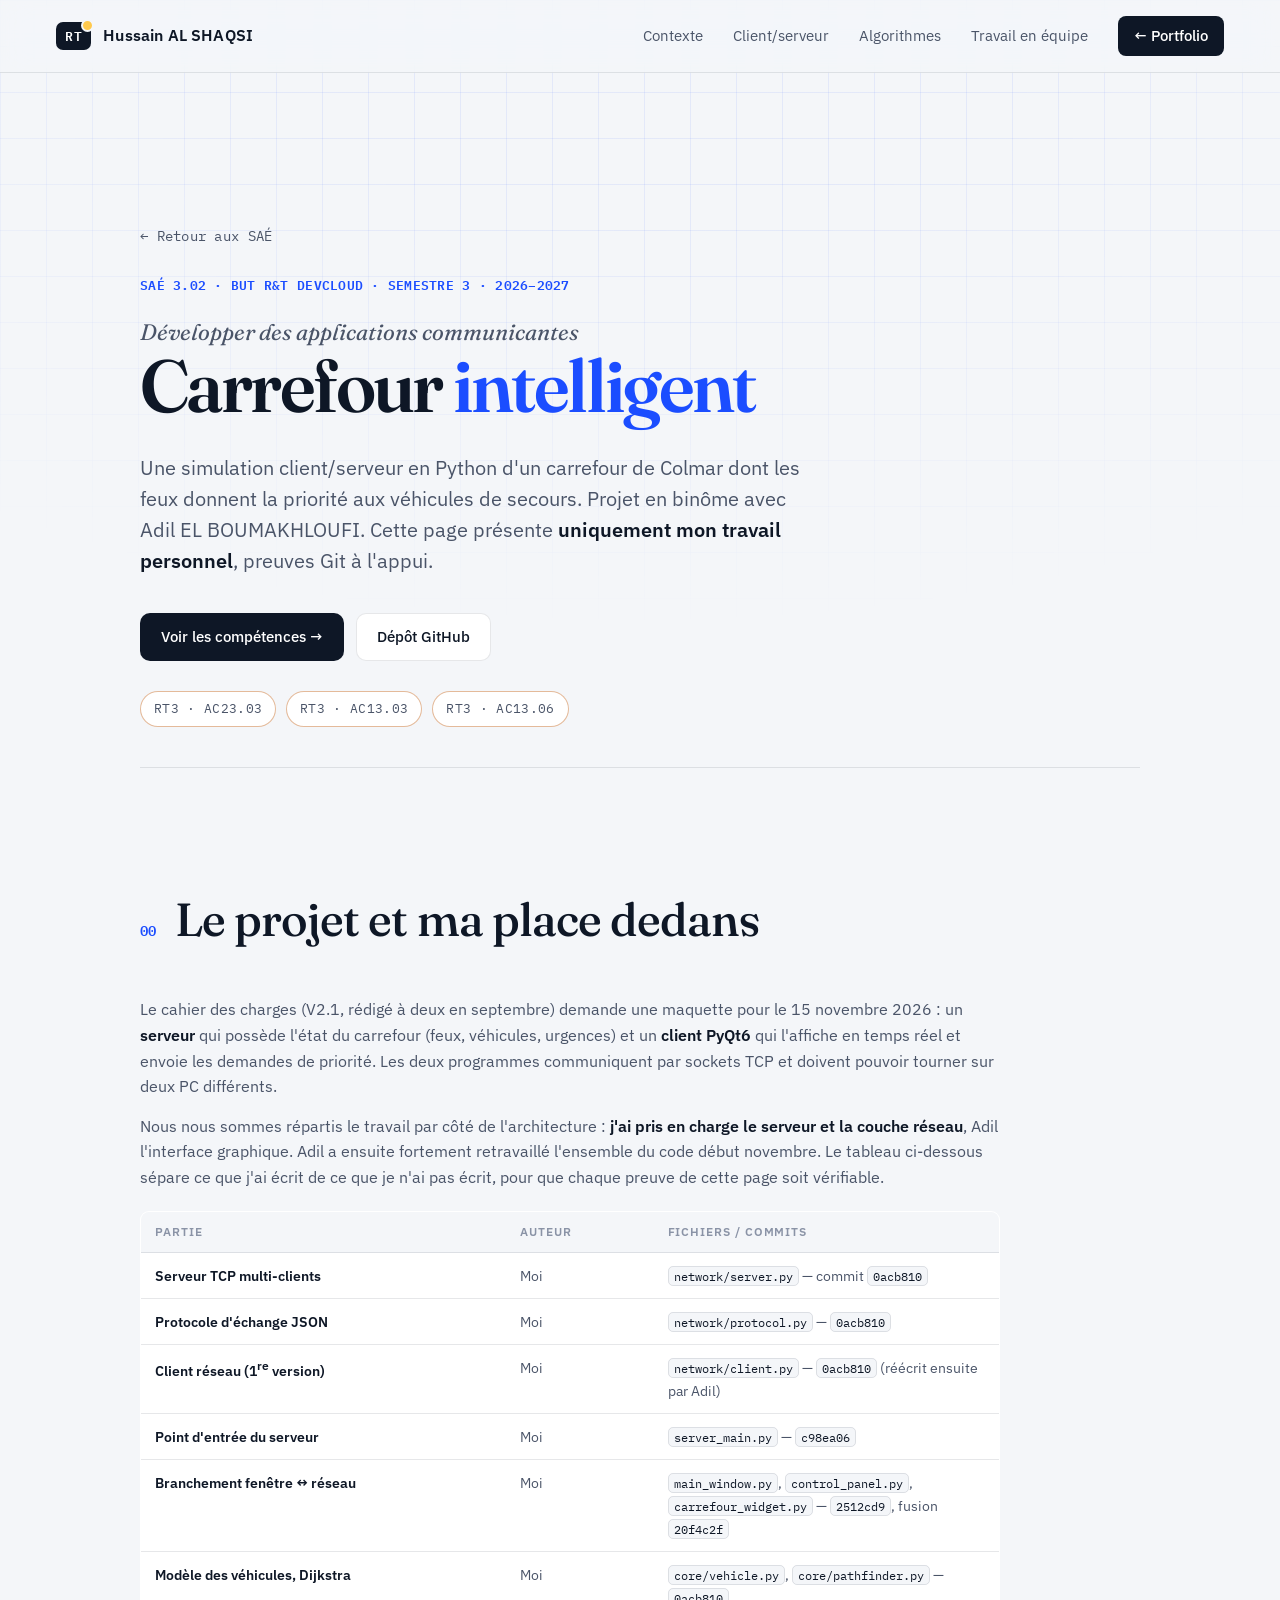
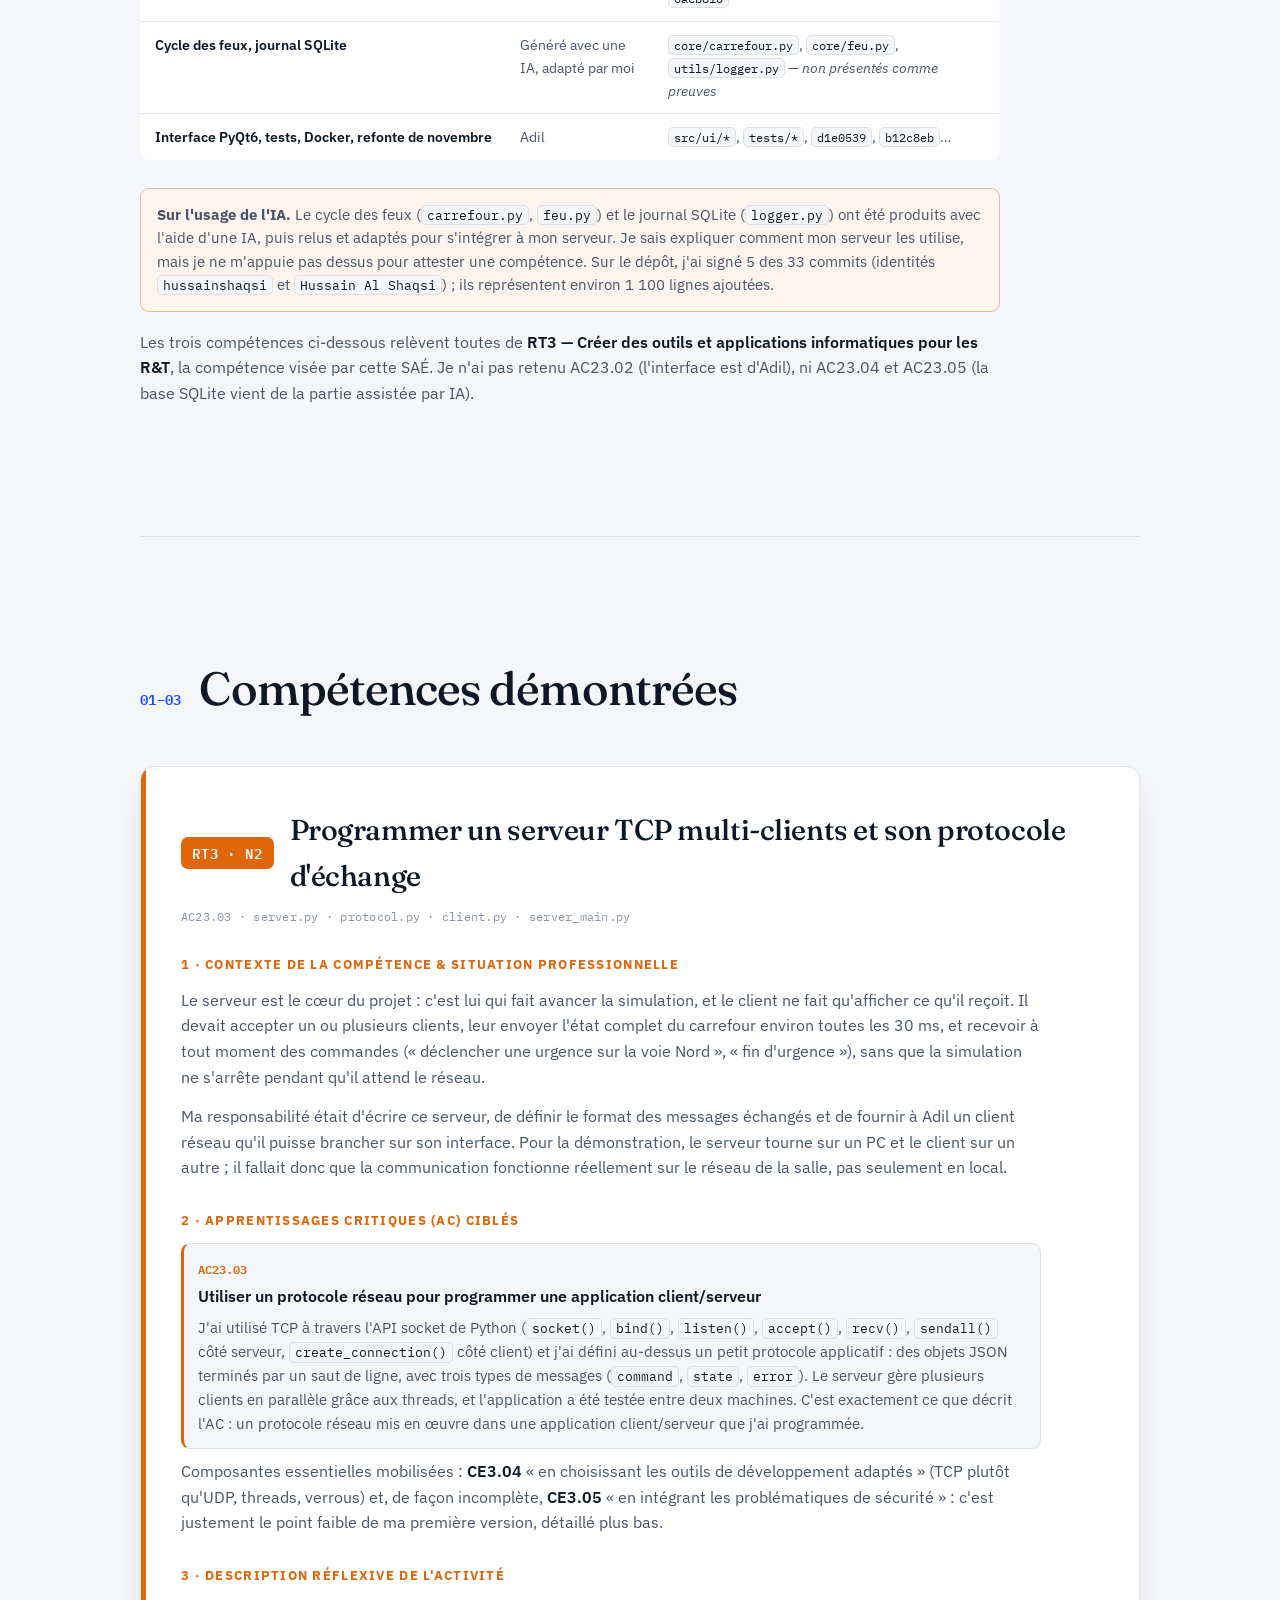
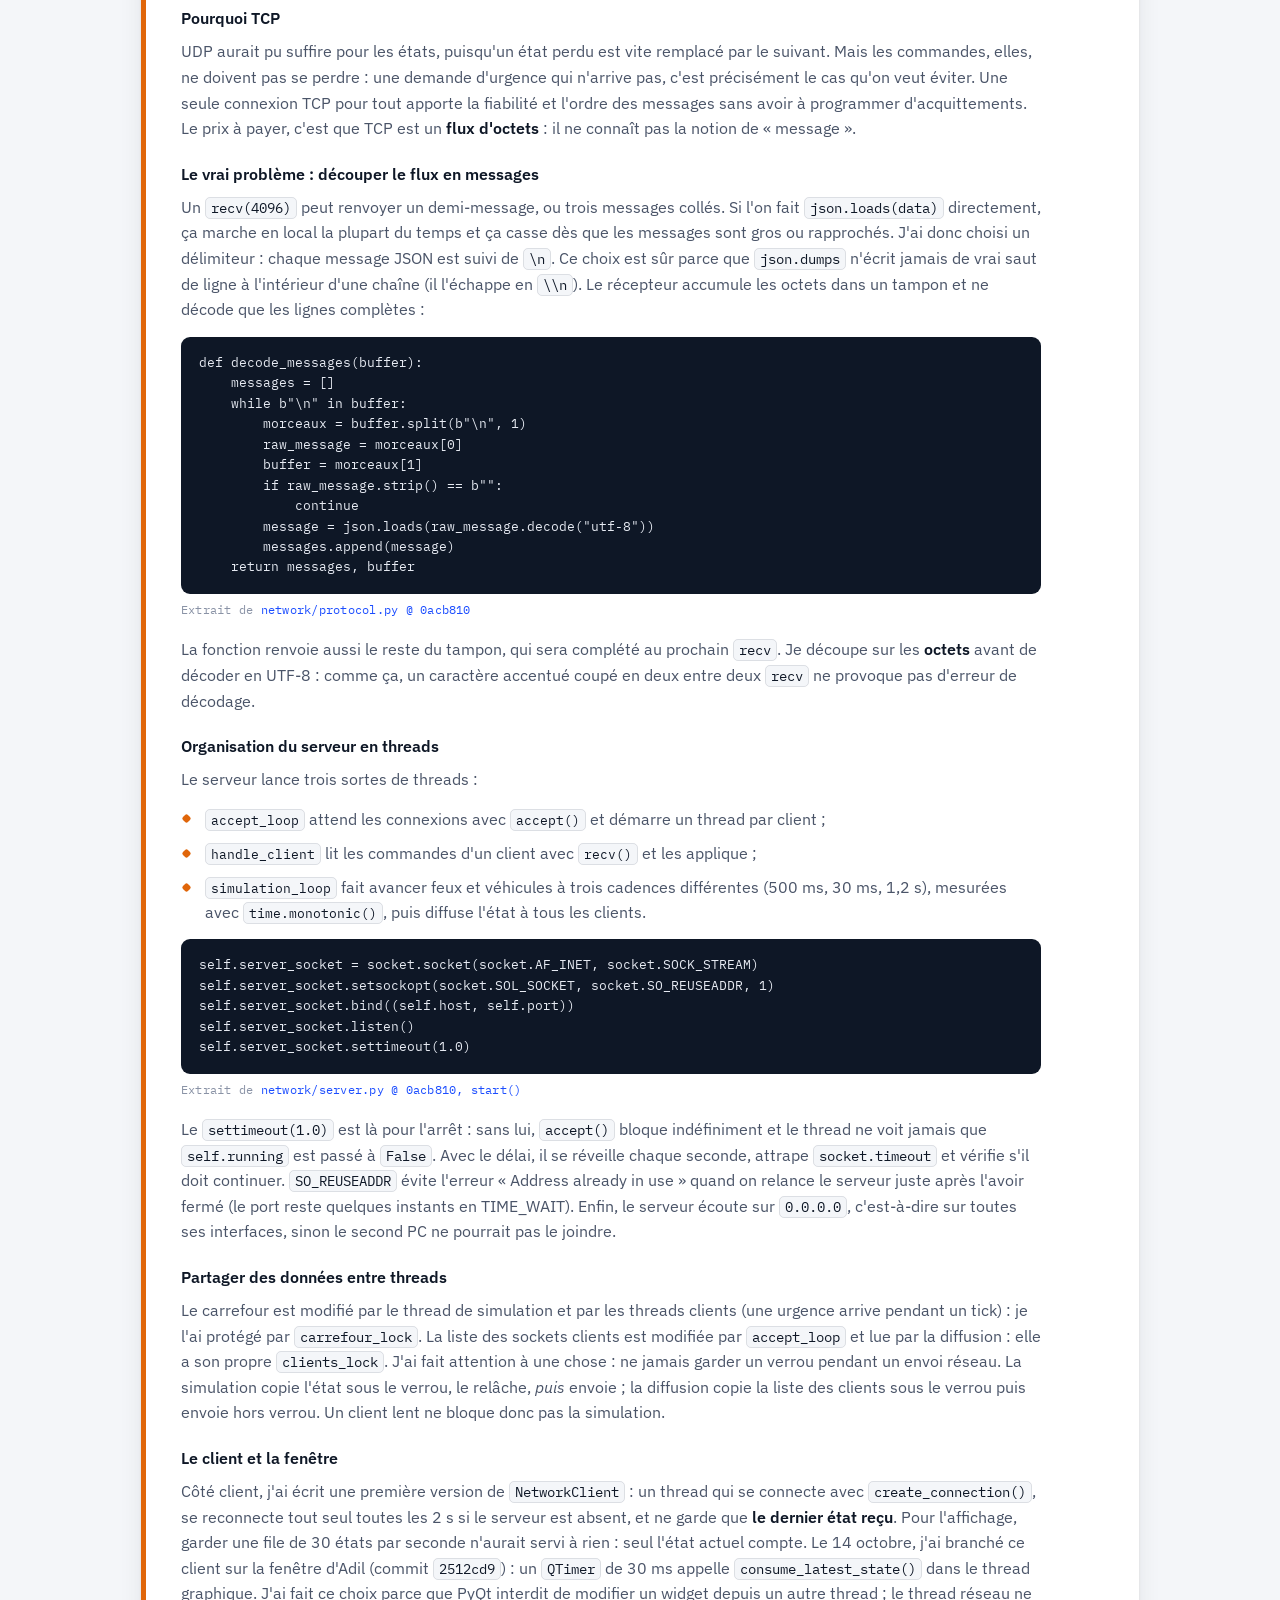
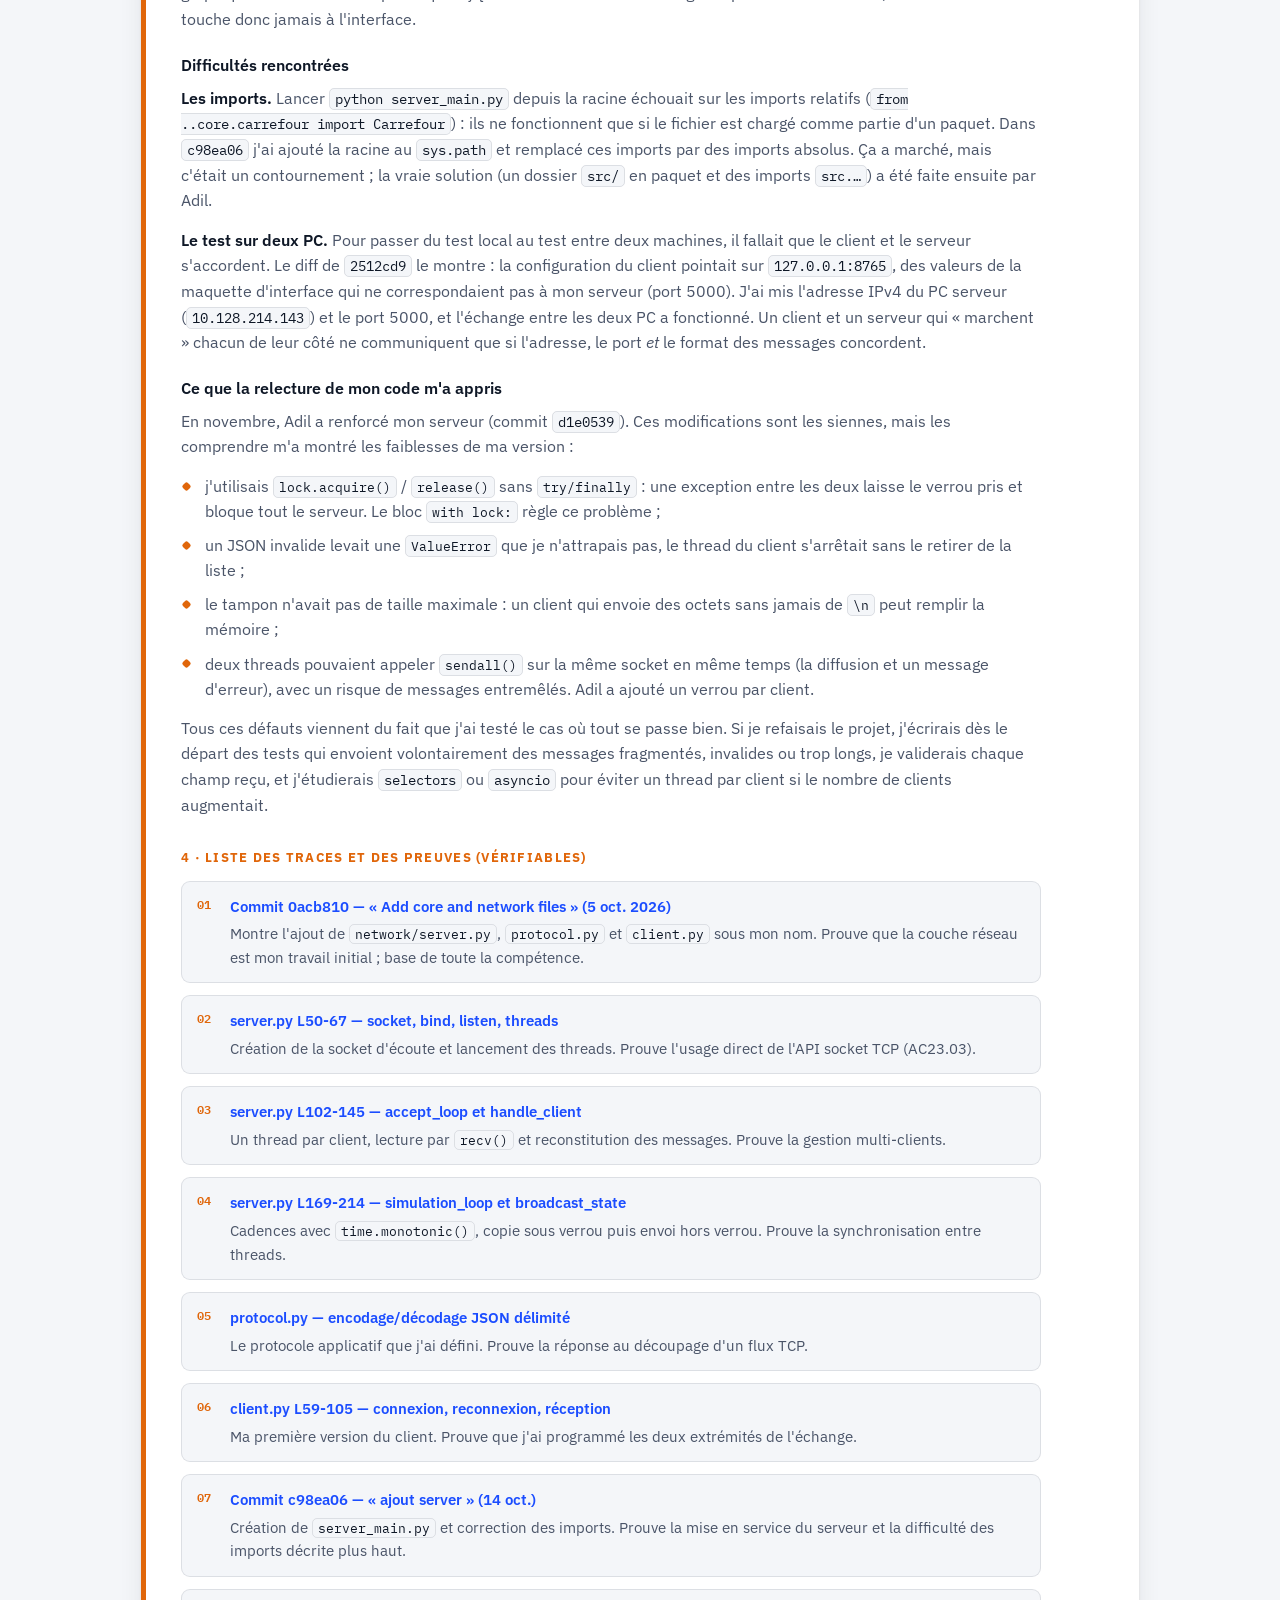
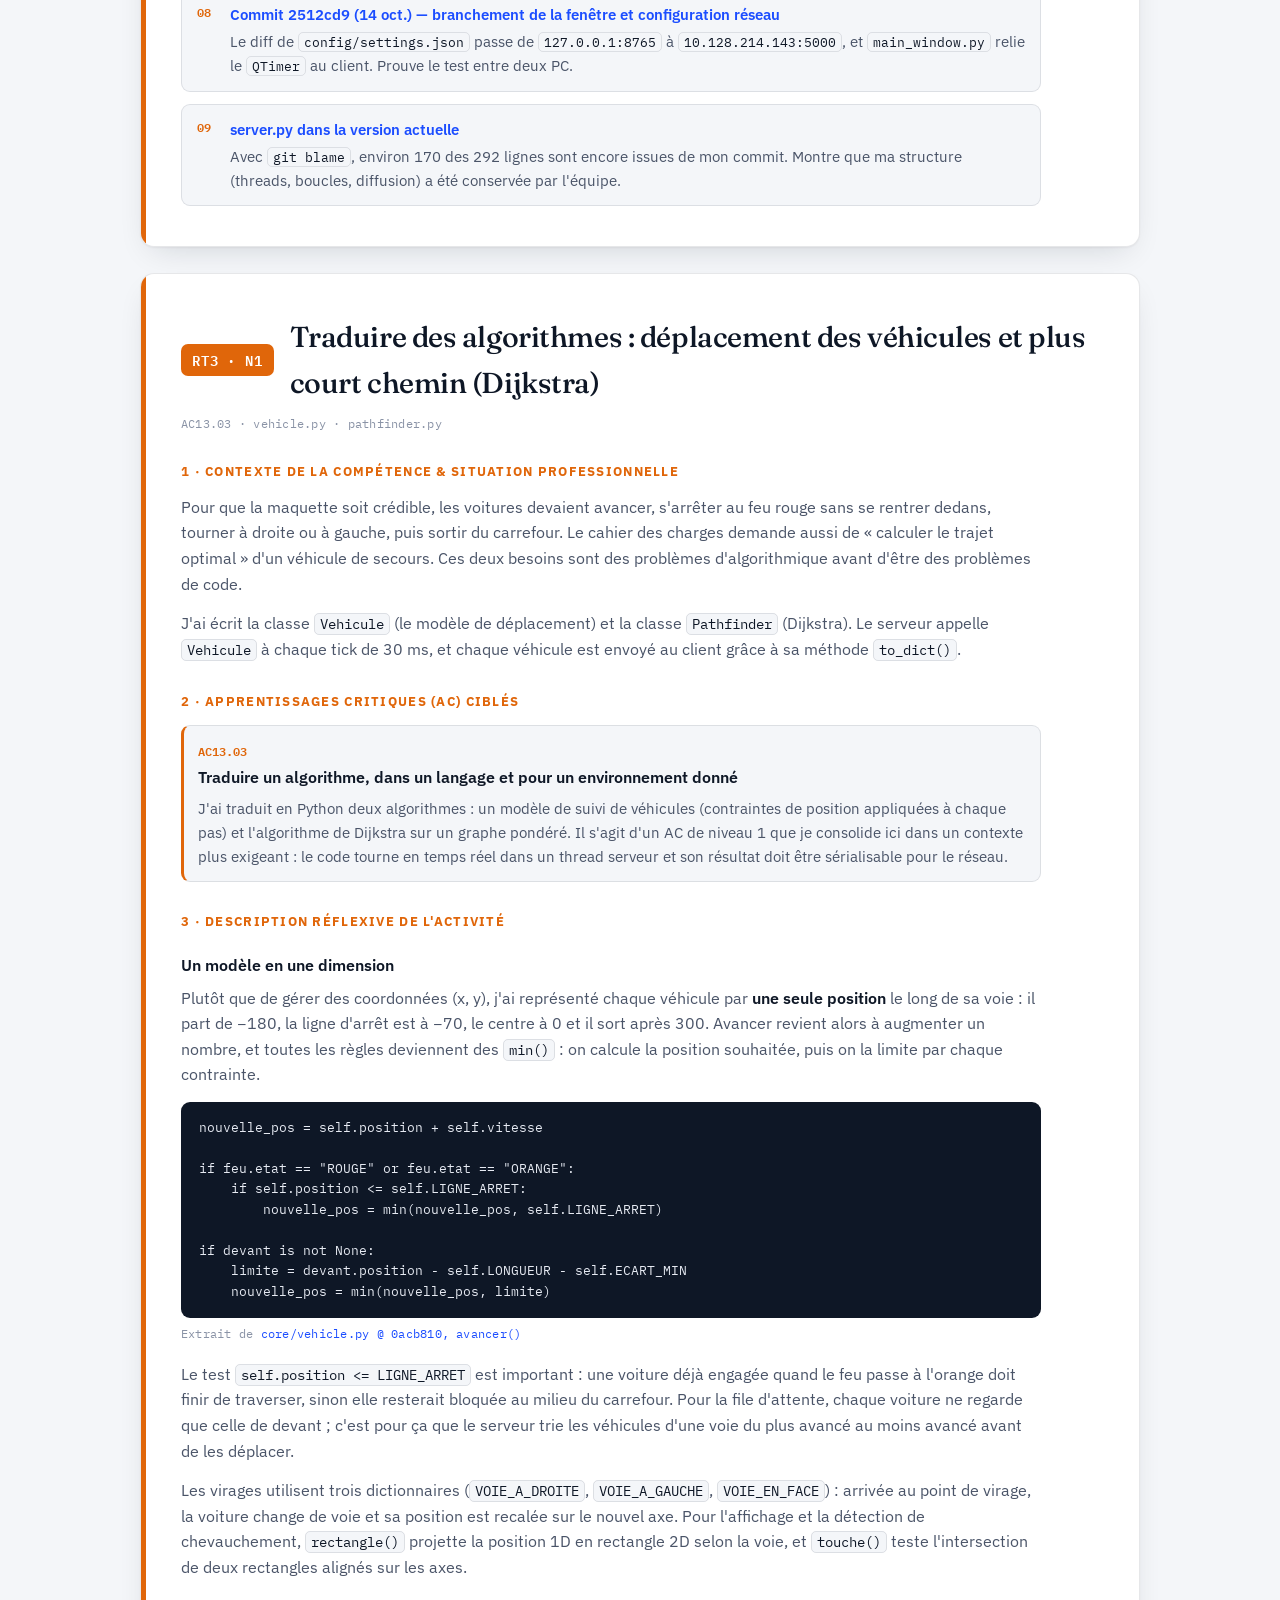
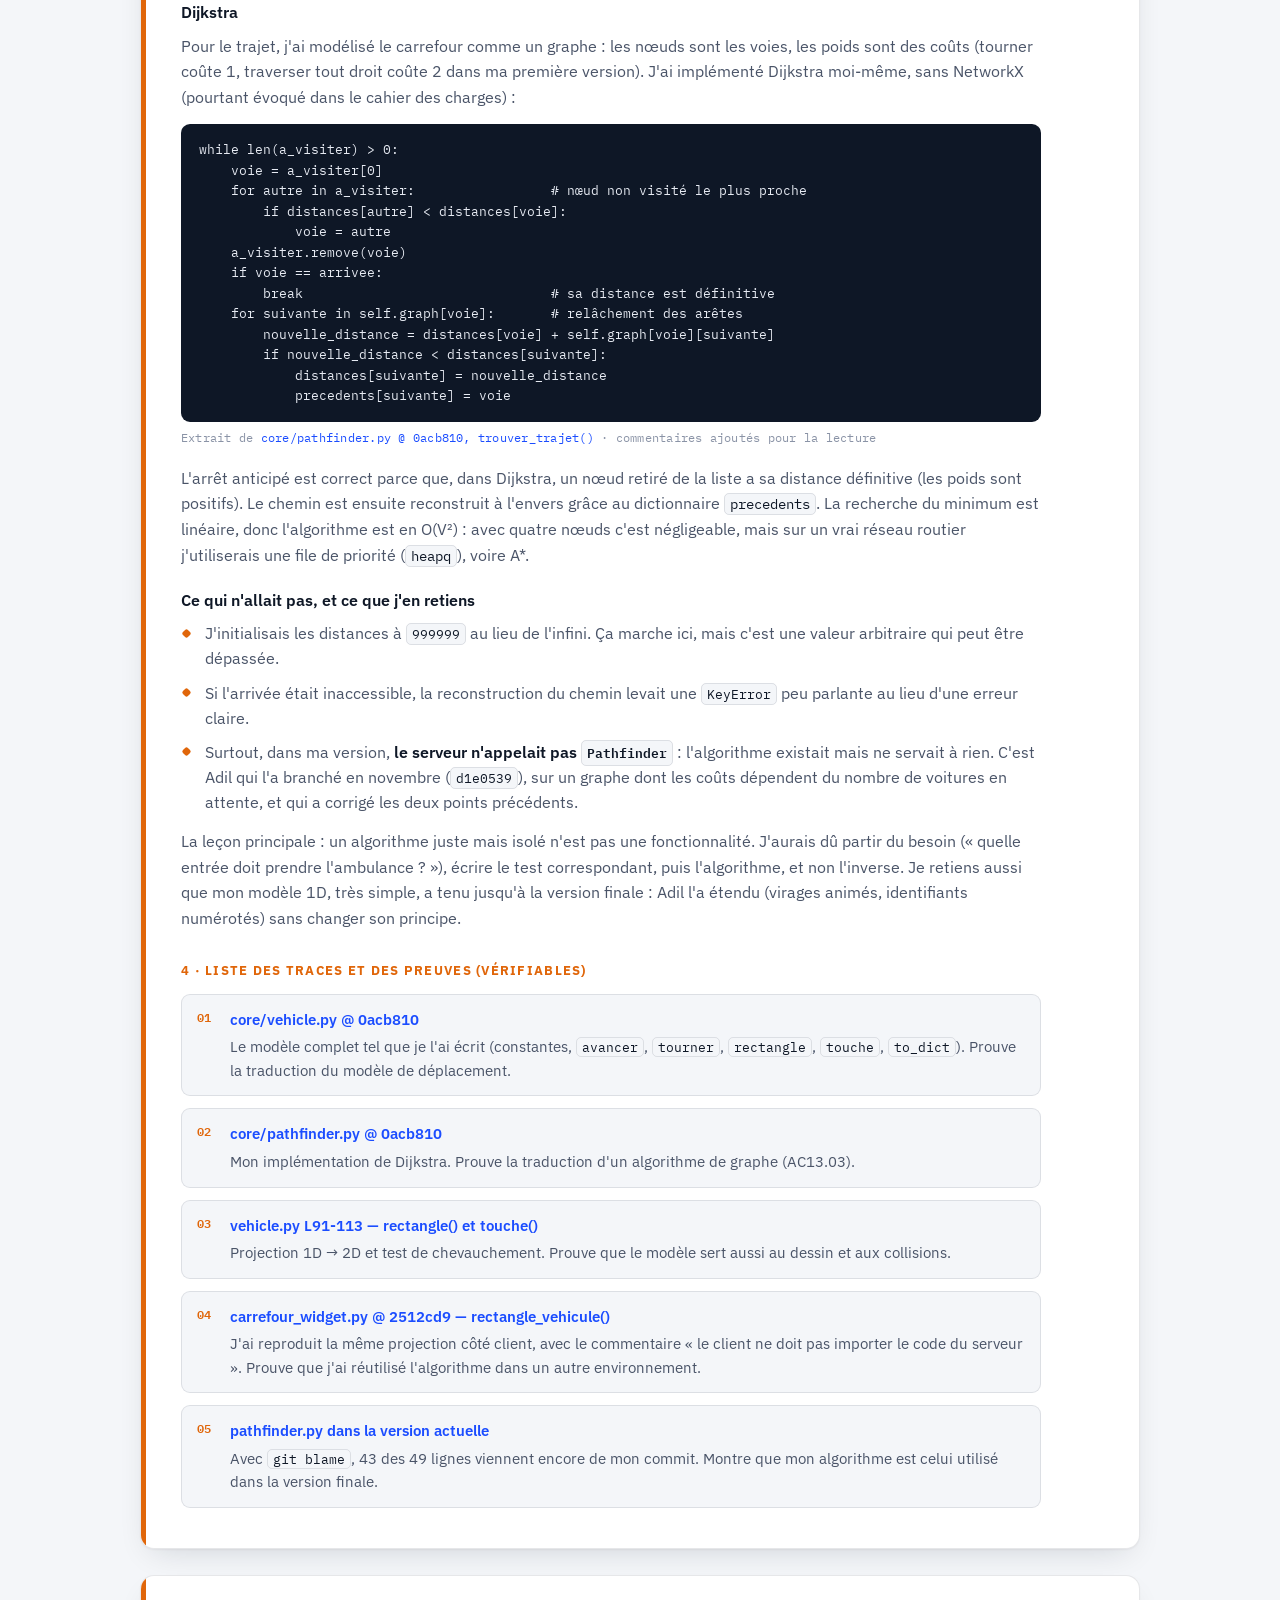
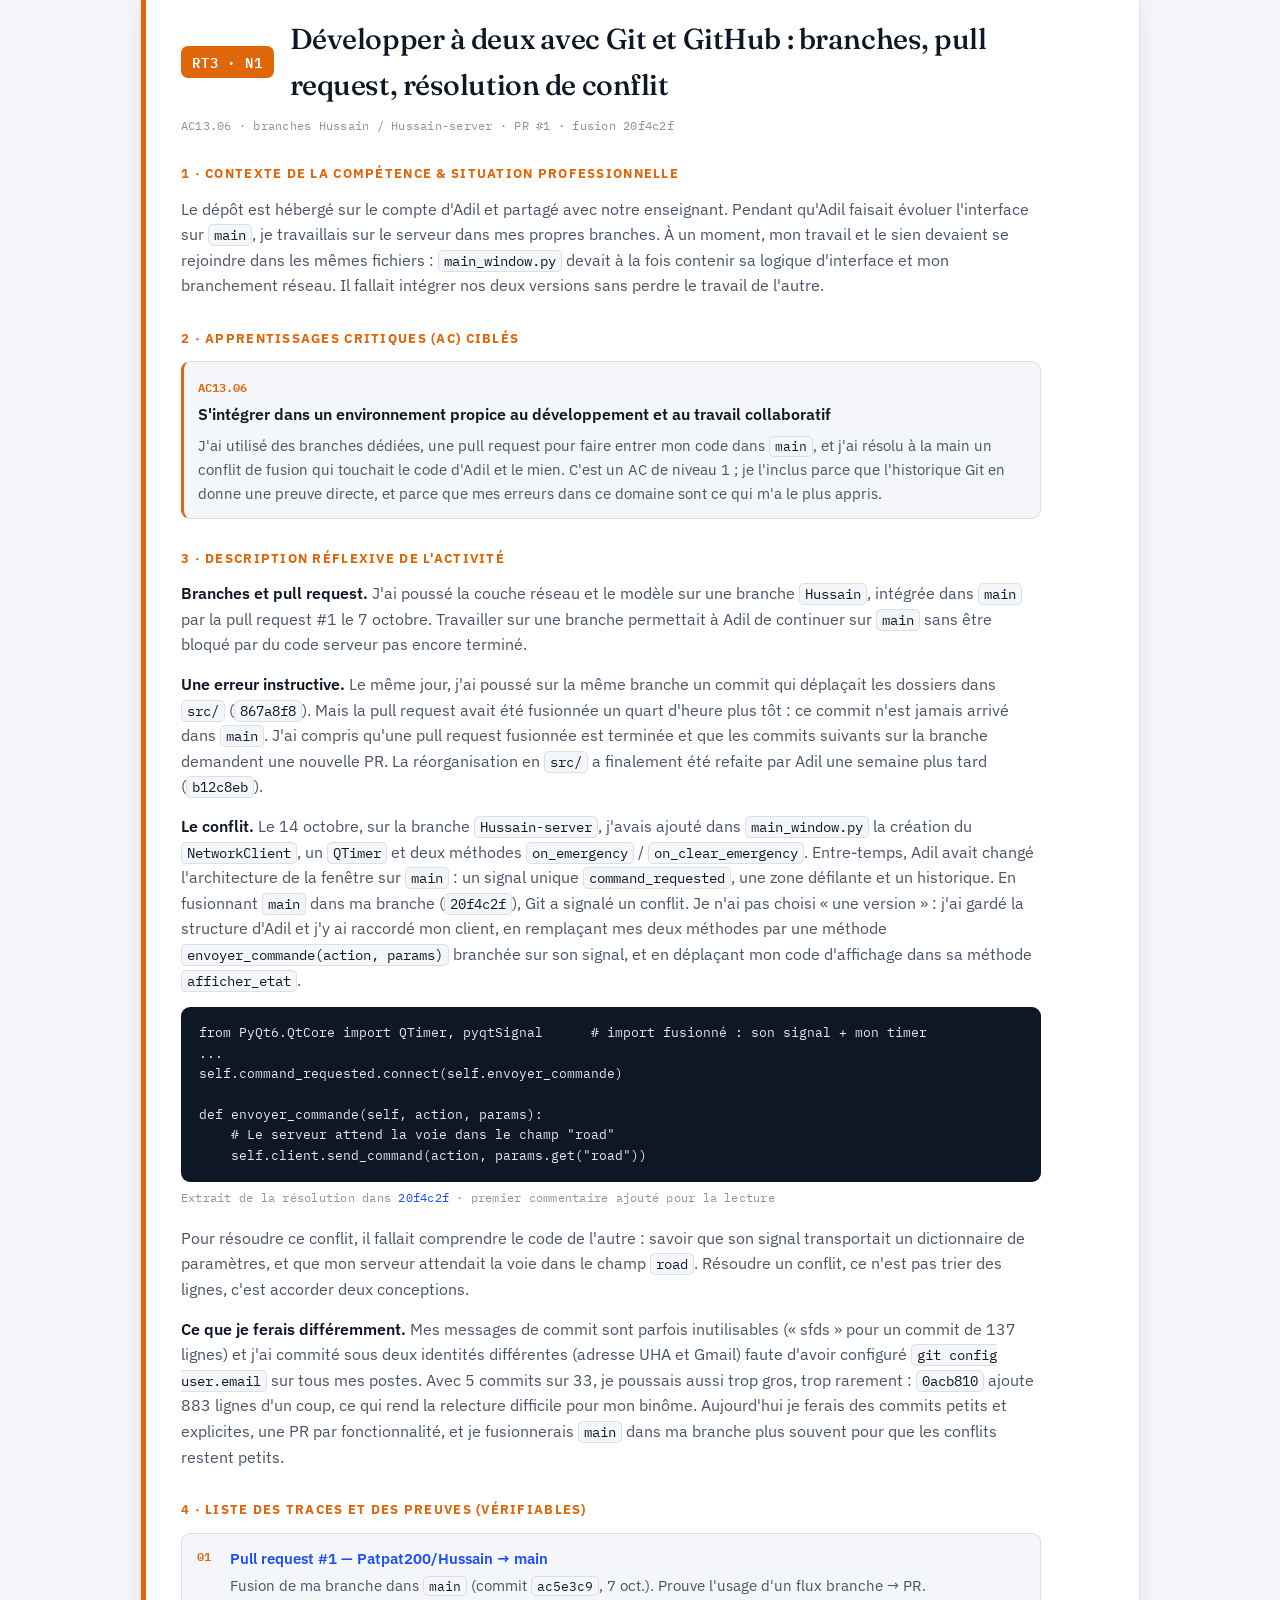
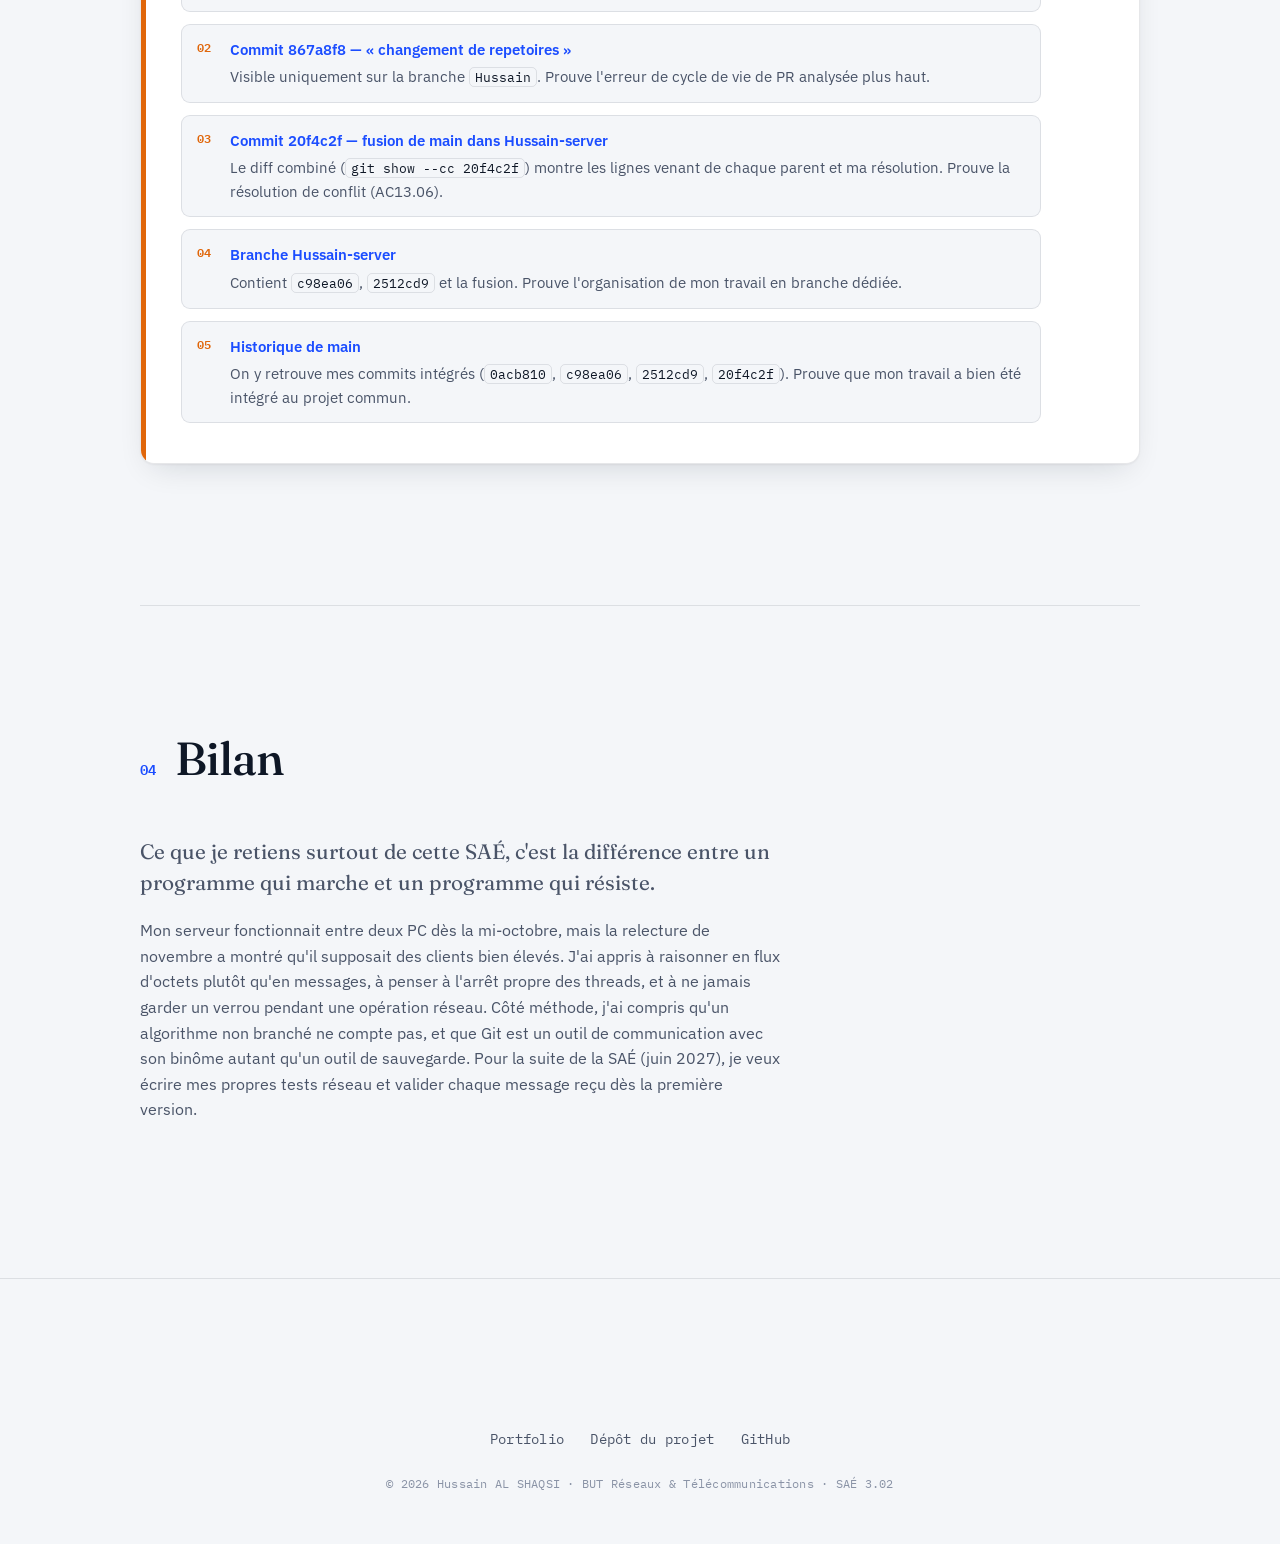
<file: sae3-02.html>
<!DOCTYPE html>
<html lang="fr">
<head>
<meta charset="UTF-8" />
<meta name="viewport" content="width=device-width, initial-scale=1.0" />
<script>(function(){var t;try{t=localStorage.getItem("theme")}catch(e){}if(t!=="dark"&&t!=="light"){t=window.matchMedia&&matchMedia("(prefers-color-scheme: dark)").matches?"dark":"light"}document.documentElement.setAttribute("data-theme",t)})();</script>
<title>SAÉ 3.02 · Carrefour intelligent — Hussain AL SHAQSI</title>
<link rel="icon" href="favicon.ico" sizes="32x32" />
<link rel="icon" href="favicon.svg" type="image/svg+xml" />
<link rel="apple-touch-icon" href="apple-touch-icon.png" />
<meta name="description" content="Portfolio de compétences individuel — SAÉ 3.02 Carrefour intelligent, BUT R&T DevCloud, IUT de Colmar." />
<link rel="preconnect" href="https://fonts.googleapis.com" />
<link rel="preconnect" href="https://fonts.gstatic.com" crossorigin />
<link href="https://fonts.googleapis.com/css2?family=Fraunces:opsz,wght@9..144,400;9..144,500;9..144,600;9..144,700&family=IBM+Plex+Sans:wght@400;500;600;700&family=IBM+Plex+Mono:wght@400;500;600&display=swap" rel="stylesheet" />
<style>
:root {
  --paper:      #F4F6F9;
  --paper-2:    #FFFFFF;
  --ink:        #0E1726;
  --ink-soft:   #4A5468;
  --ink-faint:  #8A93A6;
  --line:       rgba(14, 23, 38, 0.10);
  --line-soft:  rgba(14, 23, 38, 0.06);
  --accent:     #1B4DFF;
  --rt1:        #1B4DFF;
  --rt2:        #0E9B8E;
  --rt3:        #E0660A;
  --radius:     14px;
  --radius-sm:  9px;
  --shadow:     0 1px 2px rgba(14,23,38,.05), 0 12px 32px -12px rgba(14,23,38,.16);
  --shadow-lg:  0 24px 60px -20px rgba(14,23,38,.28);
  --maxw:       1080px;
  --ease:       cubic-bezier(.22, 1, .36, 1);
  --f-display:  "Fraunces", Georgia, serif;
  --f-body:     "IBM Plex Sans", system-ui, sans-serif;
  --f-mono:     "IBM Plex Mono", ui-monospace, monospace;
}

* { box-sizing: border-box; margin: 0; padding: 0; }
html { scroll-behavior: smooth; scroll-padding-top: 92px; }
body { font-family: var(--f-body); color: var(--ink); background: var(--paper); line-height: 1.6; -webkit-font-smoothing: antialiased; overflow-x: hidden; }
.mono { font-family: var(--f-mono); letter-spacing: .02em; }

.bg-grid { position: fixed; inset: 0; z-index: -1; pointer-events: none;
  background-image: linear-gradient(var(--line-soft) 1px, transparent 1px), linear-gradient(90deg, var(--line-soft) 1px, transparent 1px);
  background-size: 46px 46px;
  -webkit-mask-image: radial-gradient(ellipse 90% 70% at 50% 0%, #000 35%, transparent 100%);
          mask-image: radial-gradient(ellipse 90% 70% at 50% 0%, #000 35%, transparent 100%); }

a { color: inherit; text-decoration: none; }

.nav { position: sticky; top: 0; z-index: 100; display: flex; align-items: center; justify-content: space-between;
  padding: 16px clamp(20px, 5vw, 56px); background: rgba(244,246,249,.78); backdrop-filter: saturate(180%) blur(14px); border-bottom: 1px solid var(--line); }
.nav__brand { display: flex; align-items: center; gap: 12px; font-weight: 600; }
.nav__mark { font-family: var(--f-mono); font-weight: 600; font-size: .82rem; color: #fff; background: var(--ink); padding: 5px 8px; border-radius: 7px; letter-spacing: .05em; }
.nav__name { font-size: .98rem; letter-spacing: .01em; }
.nav__links { display: flex; align-items: center; gap: 30px; }
.nav__links a { font-size: .92rem; color: var(--ink-soft); position: relative; transition: color .2s; }
.nav__links a:not(.nav__cta)::after { content: ""; position: absolute; left: 0; bottom: -5px; width: 0; height: 2px; background: var(--accent); transition: width .25s var(--ease); }
.nav__links a:hover { color: var(--ink); }
.nav__links a:hover::after { width: 100%; }
.nav__cta { background: var(--ink); color: #fff !important; padding: 8px 16px; border-radius: 8px; font-weight: 500; transition: transform .2s, background .2s; }
.nav__cta:hover { background: var(--accent); transform: translateY(-1px); }
.nav__burger { display: none; flex-direction: column; gap: 5px; background: none; border: 0; cursor: pointer; padding: 6px; }
.nav__burger span { width: 24px; height: 2px; background: var(--ink); transition: .3s; }

main { max-width: var(--maxw); margin: 0 auto; padding: 0 clamp(20px, 5vw, 40px); }
.section { padding: clamp(64px, 9vw, 120px) 0; border-top: 1px solid var(--line); }
.section__head { display: flex; align-items: baseline; gap: 18px; margin-bottom: 40px; }
.section__idx { font-size: .9rem; color: var(--accent); font-weight: 600; }
.section__title { font-family: var(--f-display); font-weight: 500; font-size: clamp(1.9rem, 4vw, 2.9rem); letter-spacing: -.02em; }
.section__intro { max-width: 60ch; color: var(--ink-soft); font-size: 1.06rem; margin-bottom: 48px; }
.section__intro em, .comp__col em { font-style: normal; color: var(--ink); font-weight: 600; }

.hero { padding: clamp(70px, 12vw, 150px) 0 clamp(50px, 7vw, 90px); }
.hero__meta { font-size: .82rem; color: var(--accent); font-weight: 600; margin-bottom: 26px; }
.hero__title { font-family: var(--f-display); font-weight: 600; font-size: clamp(2.8rem, 9vw, 6rem); line-height: .98; letter-spacing: -.035em; margin-bottom: 30px; }
.hero__pre { display: block; font-size: clamp(1rem, 2.4vw, 1.4rem); font-weight: 400; font-style: italic; color: var(--ink-soft); letter-spacing: 0; margin-bottom: 6px; }
.hero__last { color: var(--accent); }
.hero__lede { max-width: 56ch; font-size: clamp(1.05rem, 2vw, 1.22rem); color: var(--ink-soft); }
.hero__lede strong { color: var(--ink); font-weight: 600; }
.hero__actions { display: flex; flex-wrap: wrap; gap: 12px; margin: 36px 0 30px; }
.hero__chips { display: flex; flex-wrap: wrap; gap: 10px; list-style: none; }
.hero__chips li { font-size: .8rem; padding: 7px 13px; border: 1px solid var(--line); border-radius: 999px; background: var(--paper-2); color: var(--ink-soft); }
.hero__chips li:nth-child(1) { border-color: color-mix(in srgb, var(--rt1) 35%, var(--line)); }
.hero__chips li:nth-child(2) { border-color: color-mix(in srgb, var(--rt2) 35%, var(--line)); }
.hero__chips li:nth-child(3) { border-color: color-mix(in srgb, var(--rt3) 35%, var(--line)); }

.btn { display: inline-flex; align-items: center; gap: 8px; font-size: .94rem; font-weight: 500; padding: 11px 20px; border-radius: 10px; border: 1px solid transparent; cursor: pointer; transition: transform .2s var(--ease), background .2s, border-color .2s, box-shadow .2s; }
.btn--solid { background: var(--ink); color: #fff; }
.btn--solid:hover { background: var(--accent); transform: translateY(-2px); box-shadow: var(--shadow); }
.btn--ghost { background: var(--paper-2); border-color: var(--line); color: var(--ink); }
.btn--ghost:hover { border-color: var(--ink); transform: translateY(-2px); }

.profil { display: grid; grid-template-columns: 280px 1fr; gap: clamp(28px, 5vw, 64px); align-items: start; }
.profil__photo { border-radius: var(--radius); overflow: hidden; box-shadow: var(--shadow); border: 1px solid var(--line); background: var(--paper-2); }
.profil__photo img { width: 100%; aspect-ratio: 1; object-fit: cover; display: block; }
.profil__text .lead { font-size: 1.22rem; color: var(--ink); margin-bottom: 18px; line-height: 1.5; }
.profil__text p { color: var(--ink-soft); margin-bottom: 16px; }
.profil__facts { display: grid; grid-template-columns: repeat(2, 1fr); gap: 18px 28px; margin-top: 28px; padding-top: 28px; border-top: 1px solid var(--line); }
.profil__facts div { display: flex; flex-direction: column; gap: 4px; font-size: .98rem; }
.profil__facts span { font-size: .74rem; text-transform: uppercase; color: var(--ink-faint); letter-spacing: .08em; }

.comp { background: var(--paper-2); border: 1px solid var(--line); border-radius: var(--radius); padding: clamp(24px, 4vw, 40px); margin-bottom: 26px; box-shadow: var(--shadow); position: relative; overflow: hidden; --c: var(--accent); }
.comp::before { content: ""; position: absolute; left: 0; top: 0; bottom: 0; width: 5px; background: var(--c); }
.comp--rt1 { --c: var(--rt1); }
.comp--rt2 { --c: var(--rt2); }
.comp--rt3 { --c: var(--rt3); }
.comp__head { display: flex; align-items: center; flex-wrap: wrap; gap: 8px 16px; margin-bottom: 28px; }
.comp__code { font-size: .85rem; font-weight: 600; color: #fff; background: var(--c); padding: 5px 11px; border-radius: 7px; letter-spacing: .06em; }
.comp__title { font-family: var(--f-display); font-weight: 500; font-size: clamp(1.3rem, 2.6vw, 1.8rem); letter-spacing: -.015em; flex: 1 1 280px; }
.comp__tag { width: 100%; font-size: .78rem; color: var(--ink-faint); }
.comp__grid { display: grid; grid-template-columns: 1fr 1fr; gap: clamp(24px, 4vw, 48px); }
.comp__col h4 { font-size: .78rem; text-transform: uppercase; letter-spacing: .1em; color: var(--c); margin: 22px 0 12px; }
.comp__col h4:first-child { margin-top: 0; }

.ticks { list-style: none; display: flex; flex-direction: column; gap: 9px; }
.ticks li { position: relative; padding-left: 24px; color: var(--ink-soft); font-size: .98rem; }
.ticks li::before { content: ""; position: absolute; left: 2px; top: .55em; width: 7px; height: 7px; border-radius: 2px; background: var(--c); transform: rotate(45deg); }

.reslist { font-size: .8rem; line-height: 1.7; color: var(--ink-faint); background: var(--paper); border: 1px solid var(--line); border-left: 3px solid var(--c); border-radius: var(--radius-sm); padding: 12px 14px; margin-bottom: 4px; }
.proof { display: flex; flex-direction: column; gap: 8px; }
.proof__item { display: flex; align-items: center; gap: 11px; padding: 12px 14px; background: var(--paper); border: 1px solid var(--line); border-radius: var(--radius-sm); font-size: .92rem; color: var(--ink-soft); transition: border-color .2s, transform .2s, color .2s; }
.proof__item:hover { border-color: var(--c); color: var(--ink); transform: translateX(3px); }
.proof__dot { width: 8px; height: 8px; border-radius: 50%; background: var(--c); flex-shrink: 0; }

.reflect { border-left: 3px solid var(--c); padding: 4px 0 4px 18px; margin-top: 4px; font-family: var(--f-display); font-size: 1.05rem; font-style: italic; color: var(--ink-soft); line-height: 1.6; }

.cards { display: grid; grid-template-columns: repeat(auto-fill, minmax(290px, 1fr)); gap: 24px; }
.card { background: var(--paper-2); border: 1px solid var(--line); border-radius: var(--radius); overflow: hidden; box-shadow: var(--shadow); transition: transform .3s var(--ease), box-shadow .3s; display: flex; flex-direction: column; }
.card:hover { transform: translateY(-6px); box-shadow: var(--shadow-lg); }
.card { scroll-margin-top: 104px; }
.card:target { box-shadow: 0 0 0 2px var(--accent), var(--shadow-lg); }
.card__img { position: relative; aspect-ratio: 16/10; overflow: hidden; border-bottom: 1px solid var(--line); background-color: #EDF0F5; background-image: linear-gradient(var(--line-soft) 1px, transparent 1px), linear-gradient(90deg, var(--line-soft) 1px, transparent 1px); background-size: 32px 32px; }
.card__img::before { content: "capture → ici"; position: absolute; inset: 0; display: flex; align-items: center; justify-content: center; color: var(--ink-faint); font-family: var(--f-mono); font-size: .8rem; }
.card__img img { position: relative; z-index: 1; width: 100%; height: 100%; object-fit: cover; display: block; transition: transform .5s var(--ease); }
.card:hover .card__img img { transform: scale(1.05); }
.card__body { padding: 20px 22px 22px; display: flex; flex-direction: column; flex: 1; }
.card__tags { display: flex; gap: 6px; margin-bottom: 10px; }
.t { font-size: .72rem; font-weight: 600; padding: 3px 9px; border-radius: 6px; color: #fff; }
.t--rt1 { background: var(--rt1); } .t--rt2 { background: var(--rt2); } .t--rt3 { background: var(--rt3); }
.card__title { font-family: var(--f-display); font-weight: 500; font-size: 1.22rem; margin-bottom: 8px; letter-spacing: -.01em; }
.card__desc { color: var(--ink-soft); font-size: .94rem; flex: 1; }
.card__links { display: flex; gap: 16px; margin-top: 16px; font-size: .84rem; }
.card__links a { color: var(--accent); font-weight: 600; transition: opacity .2s; }
.card__links a:hover { opacity: .65; }

.bilan { max-width: 64ch; }
.bilan .lead { font-size: 1.3rem; font-family: var(--f-display); line-height: 1.5; margin-bottom: 20px; }
.bilan p { color: var(--ink-soft); }

.footer { border-top: 1px solid var(--line); margin-top: 40px; padding: clamp(60px, 9vw, 110px) clamp(20px, 5vw, 40px) 50px; text-align: center; }
.footer__cta h2 { font-family: var(--f-display); font-weight: 500; font-size: clamp(2rem, 5vw, 3.2rem); letter-spacing: -.02em; margin-bottom: 12px; }
.footer__cta p { color: var(--ink-soft); margin-bottom: 26px; }
.footer__links { display: flex; justify-content: center; gap: 26px; margin: 38px 0 24px; font-size: .9rem; }
.footer__links a { color: var(--ink-soft); transition: color .2s; }
.footer__links a:hover { color: var(--accent); }
.footer__base { font-size: .78rem; color: var(--ink-faint); }

.reveal { opacity: 0; transform: translateY(26px); transition: opacity .7s var(--ease), transform .7s var(--ease); }
.reveal.in { opacity: 1; transform: none; }
@media (prefers-reduced-motion: reduce) { * { animation: none !important; transition: none !important; } .reveal { opacity: 1; transform: none; } html { scroll-behavior: auto; } }

@media (max-width: 860px) { .profil { grid-template-columns: 1fr; } .profil__photo { max-width: 220px; } .comp__grid { grid-template-columns: 1fr; gap: 8px; } }
@media (max-width: 680px) {
  .nav__links { position: fixed; inset: 64px 0 auto; flex-direction: column; gap: 0; background: var(--paper-2); border-bottom: 1px solid var(--line); padding: 8px 0; transform: translateY(-130%); transition: transform .35s var(--ease); }
  .nav__links.open { transform: none; }
  .nav__links a { padding: 14px 28px; width: 100%; }
  .nav__links a:not(.nav__cta)::after { display: none; }
  .nav__cta { margin: 8px 28px; text-align: center; }
  .nav__burger { display: flex; }
  .profil__facts { grid-template-columns: 1fr; }
}

/* ===================== MODAL DÉTAILS (ajout) ===================== */
.modal { position: fixed; inset: 0; z-index: 200; display: none; align-items: center; justify-content: center; padding: 24px; }
.modal.open { display: flex; }
.modal__backdrop { position: absolute; inset: 0; background: rgba(14,23,38,.55); backdrop-filter: blur(4px); opacity: 0; transition: opacity .3s var(--ease); }
.modal.open .modal__backdrop { opacity: 1; }
.modal__panel { position: relative; z-index: 1; width: min(980px, 100%); max-height: 86vh;
  display: grid; grid-template-columns: minmax(0, 46%) 1fr;
  background: var(--paper-2); border-radius: var(--radius); overflow: hidden; box-shadow: var(--shadow-lg);
  transform: translateY(16px) scale(.985); opacity: 0; transition: transform .35s var(--ease), opacity .35s var(--ease); --c: var(--accent); }
.modal.open .modal__panel { transform: none; opacity: 1; }
.modal__panel.is-rt1 { --c: var(--rt1); }
.modal__panel.is-rt2 { --c: var(--rt2); }
.modal__panel.is-rt3 { --c: var(--rt3); }
.modal__panel::before { content: ""; position: absolute; left: 0; top: 0; bottom: 0; width: 5px; background: var(--c); z-index: 3; }
.modal__close { position: absolute; top: 14px; right: 14px; z-index: 4; width: 38px; height: 38px; border: 0; border-radius: 50%;
  background: rgba(255,255,255,.92); color: var(--ink); font-size: 1.3rem; line-height: 1; cursor: pointer;
  display: flex; align-items: center; justify-content: center; box-shadow: var(--shadow); transition: transform .25s var(--ease), background .2s; }
.modal__close:hover { transform: rotate(90deg); background: #fff; }
.modal__media { background-color: #EDF0F5; border-right: 1px solid var(--line); overflow: hidden;
  display: flex; align-items: center; justify-content: center; padding: 22px;
  background-image: linear-gradient(var(--line-soft) 1px, transparent 1px), linear-gradient(90deg, var(--line-soft) 1px, transparent 1px); background-size: 28px 28px; }
.modal__media img { max-width: 100%; max-height: 100%; object-fit: contain; border-radius: 8px; box-shadow: var(--shadow); }
.modal__media.is-empty::before { content: "capture → ici"; color: var(--ink-faint); font-family: var(--f-mono); font-size: .8rem; }
.modal__body { padding: clamp(28px, 3.5vw, 44px); overflow-y: auto; max-height: 86vh; display: flex; flex-direction: column; }
.modal__tags { display: flex; gap: 6px; margin-bottom: 14px; }
.modal__title { font-family: var(--f-display); font-weight: 500; font-size: clamp(1.5rem, 2.6vw, 2.1rem); line-height: 1.1; letter-spacing: -.015em; margin-bottom: 18px; }
.modal__content { color: var(--ink-soft); font-size: 1rem; line-height: 1.75; }
.modal__content h5 { font-size: .76rem; text-transform: uppercase; letter-spacing: .1em; color: var(--c); margin: 22px 0 8px; }
.modal__content p { margin-bottom: 12px; }
.modal__content ul { list-style: none; display: flex; flex-direction: column; gap: 8px; margin-bottom: 12px; }
.modal__content li { position: relative; padding-left: 22px; }
.modal__content li::before { content: ""; position: absolute; left: 2px; top: .6em; width: 7px; height: 7px; border-radius: 2px; background: var(--c); transform: rotate(45deg); }
.modal__links { display: flex; flex-wrap: wrap; gap: 18px; margin-top: 24px; padding-top: 20px; border-top: 1px solid var(--line); font-size: .9rem; }
.modal__links a { color: var(--accent); font-weight: 600; transition: opacity .2s; }
.modal__links a:hover { opacity: .65; }
.card__more { display: none; }
body.modal-open { overflow: hidden; }
@media (max-width: 720px) {
  .modal__panel { grid-template-columns: 1fr; max-height: 90vh; }
  .modal__media { aspect-ratio: 16/10; border-right: 0; border-bottom: 1px solid var(--line); }
  .modal__body { max-height: none; }
}
</style>
<style>
/* ===== Styles propres à la page SAÉ 3.02 ===== */
.doc { max-width: 860px; }
.back { display: inline-flex; gap: 8px; font-size: .86rem; color: var(--ink-soft); margin-bottom: 28px; transition: color .2s; }
.back:hover { color: var(--accent); }
.doc p { color: var(--ink-soft); margin-bottom: 14px; }
.doc p strong, .doc li strong { color: var(--ink); font-weight: 600; }
.doc code { font-family: var(--f-mono); font-size: .86em; background: var(--paper); border: 1px solid var(--line); border-radius: 5px; padding: 1px 5px; color: var(--ink); }
.doc pre { background: #0E1726; color: #E6EAF2; border-radius: var(--radius-sm); padding: 16px 18px; overflow-x: auto; font-family: var(--f-mono); font-size: .8rem; line-height: 1.6; margin: 8px 0 6px; }
.doc pre code { background: none; border: 0; padding: 0; color: inherit; font-size: inherit; }
.doc .src { font-size: .76rem; color: var(--ink-faint); margin: 0 0 18px; }
.doc .src a { color: var(--accent); }
.doc ul.ticks { margin-bottom: 14px; }
.doc a.inline { color: var(--accent); font-weight: 500; border-bottom: 1px solid color-mix(in srgb, var(--accent) 35%, transparent); }
.split { width: 100%; border-collapse: collapse; font-size: .9rem; margin: 6px 0 10px; background: var(--paper-2); border: 1px solid var(--line); border-radius: var(--radius-sm); overflow: hidden; }
.split th, .split td { text-align: left; vertical-align: top; padding: 11px 14px; border-bottom: 1px solid var(--line); color: var(--ink-soft); }
.split th { font-size: .72rem; text-transform: uppercase; letter-spacing: .08em; color: var(--ink-faint); background: var(--paper); font-weight: 600; }
.split tr:last-child td { border-bottom: 0; }
.split td:first-child { color: var(--ink); font-weight: 600; white-space: nowrap; }
.tablewrap { overflow-x: auto; }
.note { background: color-mix(in srgb, var(--rt3) 7%, var(--paper-2)); border: 1px solid color-mix(in srgb, var(--rt3) 30%, var(--line)); border-radius: var(--radius-sm); padding: 14px 16px; font-size: .92rem; color: var(--ink-soft); margin: 18px 0; }
.comp .part { margin-top: 30px; }
.comp .part:first-of-type { margin-top: 0; }
.comp h4.part__title { font-size: .8rem; text-transform: uppercase; letter-spacing: .1em; color: var(--c); margin-bottom: 12px; }
.comp h5 { font-size: .98rem; color: var(--ink); margin: 20px 0 8px; font-weight: 600; }
.ac { display: block; background: var(--paper); border: 1px solid var(--line); border-left: 3px solid var(--c); border-radius: var(--radius-sm); padding: 12px 14px; margin-bottom: 10px; }
.ac__code { font-family: var(--f-mono); font-size: .78rem; font-weight: 600; color: var(--c); }
.ac__label { display: block; color: var(--ink); font-weight: 600; margin: 2px 0 6px; }
.ac p { margin-bottom: 0; font-size: .94rem; }
.ev { list-style: none; counter-reset: ev; display: flex; flex-direction: column; gap: 12px; }
.ev > li { counter-increment: ev; background: var(--paper); border: 1px solid var(--line); border-radius: var(--radius-sm); padding: 13px 15px 13px 48px; position: relative; font-size: .92rem; color: var(--ink-soft); }
.ev > li::before { content: counter(ev, decimal-leading-zero); position: absolute; left: 15px; top: 13px; font-family: var(--f-mono); font-size: .76rem; font-weight: 600; color: var(--c); }
.ev a { color: var(--accent); font-weight: 600; word-break: break-word; }
.ev .what { display: block; margin-top: 4px; }
@media (max-width: 680px) { .split td:first-child { white-space: normal; } }
</style>
<link rel="stylesheet" href="theme.css" />
</head>
<body>

<div class="bg-grid" aria-hidden="true"></div>

<header class="nav" id="top">
  <div class="nav__brand">
    <button class="nav__mark theme-toggle" type="button" aria-pressed="false" title="Passer en mode sombre" aria-label="Passer en mode sombre">RT</button>
    <a class="nav__name" href="index.html">Hussain AL SHAQSI</a>
  </div>
  <nav class="nav__links" aria-label="Navigation de la page">
    <a href="#contexte">Contexte</a>
    <a href="#c1">Client/serveur</a>
    <a href="#c2">Algorithmes</a>
    <a href="#c3">Travail en équipe</a>
    <a href="index.html#projets" class="nav__cta">← Portfolio</a>
  </nav>
  <button class="nav__burger" aria-label="Menu" aria-expanded="false"><span></span><span></span><span></span></button>
</header>

<main>

<section class="hero reveal" style="padding-bottom: 40px;">
  <a class="back mono" href="index.html#projets">← Retour aux SAÉ</a>
  <div class="hero__meta mono">SAÉ 3.02 · BUT R&amp;T DEVCLOUD · SEMESTRE 3 · 2026–2027</div>
  <h1 class="hero__title" style="font-size: clamp(2.4rem, 7vw, 4.6rem);">
    <span class="hero__pre">Développer des applications communicantes</span>
    Carrefour <span class="hero__last">intelligent</span>
  </h1>
  <p class="hero__lede">
    Une simulation client/serveur en Python d'un carrefour de Colmar dont les feux donnent la priorité aux véhicules de secours.
    Projet en binôme avec Adil EL BOUMAKHLOUFI. Cette page présente <strong>uniquement mon travail personnel</strong>, preuves Git à l'appui.
  </p>
  <div class="hero__actions">
    <a class="btn btn--solid" href="#c1">Voir les compétences →</a>
    <a class="btn btn--ghost" href="https://github.com/Patpat200/SAE-3.02-Carrefour-intelligent" target="_blank" rel="noopener">Dépôt GitHub</a>
  </div>
  <ul class="hero__chips mono">
    <li style="border-color: color-mix(in srgb, var(--rt3) 35%, var(--line));">RT3 · AC23.03</li>
    <li style="border-color: color-mix(in srgb, var(--rt3) 35%, var(--line));">RT3 · AC13.03</li>
    <li style="border-color: color-mix(in srgb, var(--rt3) 35%, var(--line));">RT3 · AC13.06</li>
  </ul>
</section>

<section class="section reveal" id="contexte">
  <div class="section__head"><span class="section__idx mono">00</span><h2 class="section__title">Le projet et ma place dedans</h2></div>
  <div class="doc">
    <p>
      Le cahier des charges (V2.1, rédigé à deux en septembre) demande une maquette pour le 15 novembre 2026 : un <strong>serveur</strong> qui
      possède l'état du carrefour (feux, véhicules, urgences) et un <strong>client PyQt6</strong> qui l'affiche en temps réel et envoie les demandes
      de priorité. Les deux programmes communiquent par sockets TCP et doivent pouvoir tourner sur deux PC différents.
    </p>
    <p>
      Nous nous sommes répartis le travail par côté de l'architecture : <strong>j'ai pris en charge le serveur et la couche réseau</strong>,
      Adil l'interface graphique. Adil a ensuite fortement retravaillé l'ensemble du code début novembre. Le tableau ci-dessous sépare ce que
      j'ai écrit de ce que je n'ai pas écrit, pour que chaque preuve de cette page soit vérifiable.
    </p>

    <div class="tablewrap">
    <table class="split">
      <thead><tr><th>Partie</th><th>Auteur</th><th>Fichiers / commits</th></tr></thead>
      <tbody>
        <tr><td>Serveur TCP multi-clients</td><td>Moi</td><td><code>network/server.py</code> — commit <code>0acb810</code></td></tr>
        <tr><td>Protocole d'échange JSON</td><td>Moi</td><td><code>network/protocol.py</code> — <code>0acb810</code></td></tr>
        <tr><td>Client réseau (1<sup>re</sup> version)</td><td>Moi</td><td><code>network/client.py</code> — <code>0acb810</code> (réécrit ensuite par Adil)</td></tr>
        <tr><td>Point d'entrée du serveur</td><td>Moi</td><td><code>server_main.py</code> — <code>c98ea06</code></td></tr>
        <tr><td>Branchement fenêtre ↔ réseau</td><td>Moi</td><td><code>main_window.py</code>, <code>control_panel.py</code>, <code>carrefour_widget.py</code> — <code>2512cd9</code>, fusion <code>20f4c2f</code></td></tr>
        <tr><td>Modèle des véhicules, Dijkstra</td><td>Moi</td><td><code>core/vehicle.py</code>, <code>core/pathfinder.py</code> — <code>0acb810</code></td></tr>
        <tr><td>Cycle des feux, journal SQLite</td><td>Généré avec une IA, adapté par moi</td><td><code>core/carrefour.py</code>, <code>core/feu.py</code>, <code>utils/logger.py</code> — <em>non présentés comme preuves</em></td></tr>
        <tr><td>Interface PyQt6, tests, Docker, refonte de novembre</td><td>Adil</td><td><code>src/ui/*</code>, <code>tests/*</code>, <code>d1e0539</code>, <code>b12c8eb</code>…</td></tr>
      </tbody>
    </table>
    </div>

    <div class="note">
      <strong>Sur l'usage de l'IA.</strong> Le cycle des feux (<code>carrefour.py</code>, <code>feu.py</code>) et le journal SQLite (<code>logger.py</code>) ont été
      produits avec l'aide d'une IA, puis relus et adaptés pour s'intégrer à mon serveur. Je sais expliquer comment mon serveur les utilise, mais je ne
      m'appuie pas dessus pour attester une compétence. Sur le dépôt, j'ai signé 5 des 33 commits (identités <code>hussainshaqsi</code> et
      <code>Hussain Al Shaqsi</code>) ; ils représentent environ 1 100 lignes ajoutées.
    </div>

    <p>
      Les trois compétences ci-dessous relèvent toutes de <strong>RT3 — Créer des outils et applications informatiques pour les R&amp;T</strong>,
      la compétence visée par cette SAÉ. Je n'ai pas retenu AC23.02 (l'interface est d'Adil), ni AC23.04 et AC23.05 (la base SQLite
      vient de la partie assistée par IA).
    </p>
  </div>
</section>

<section class="section reveal" id="competences">
  <div class="section__head"><span class="section__idx mono">01–03</span><h2 class="section__title">Compétences démontrées</h2></div>

  <!-- ============================== COMPÉTENCE 1 ============================== -->
  <article class="comp comp--rt3" id="c1">
    <header class="comp__head">
      <span class="comp__code mono">RT3 · N2</span>
      <h3 class="comp__title">Programmer un serveur TCP multi-clients et son protocole d'échange</h3>
      <p class="comp__tag mono">AC23.03 · server.py · protocol.py · client.py · server_main.py</p>
    </header>

    <div class="doc">
    <div class="part">
      <h4 class="part__title">1 · Contexte de la compétence &amp; situation professionnelle</h4>
      <p>
        Le serveur est le cœur du projet : c'est lui qui fait avancer la simulation, et le client ne fait qu'afficher ce qu'il reçoit.
        Il devait accepter un ou plusieurs clients, leur envoyer l'état complet du carrefour environ toutes les 30 ms, et recevoir à tout moment
        des commandes (« déclencher une urgence sur la voie Nord », « fin d'urgence »), sans que la simulation ne s'arrête pendant qu'il attend le réseau.
      </p>
      <p>
        Ma responsabilité était d'écrire ce serveur, de définir le format des messages échangés et de fournir à Adil un client réseau qu'il puisse
        brancher sur son interface. Pour la démonstration, le serveur tourne sur un PC et le client sur un autre ; il fallait donc que la
        communication fonctionne réellement sur le réseau de la salle, pas seulement en local.
      </p>
    </div>

    <div class="part">
      <h4 class="part__title">2 · Apprentissages critiques (AC) ciblés</h4>
      <div class="ac">
        <span class="ac__code">AC23.03</span>
        <span class="ac__label">Utiliser un protocole réseau pour programmer une application client/serveur</span>
        <p>
          J'ai utilisé TCP à travers l'API socket de Python (<code>socket()</code>, <code>bind()</code>, <code>listen()</code>, <code>accept()</code>,
          <code>recv()</code>, <code>sendall()</code> côté serveur, <code>create_connection()</code> côté client) et j'ai défini au-dessus un petit
          protocole applicatif : des objets JSON terminés par un saut de ligne, avec trois types de messages (<code>command</code>, <code>state</code>,
          <code>error</code>). Le serveur gère plusieurs clients en parallèle grâce aux threads, et l'application a été testée entre deux machines.
          C'est exactement ce que décrit l'AC : un protocole réseau mis en œuvre dans une application client/serveur que j'ai programmée.
        </p>
      </div>
      <p>
        Composantes essentielles mobilisées : <strong>CE3.04</strong> « en choisissant les outils de développement adaptés » (TCP plutôt qu'UDP,
        threads, verrous) et, de façon incomplète, <strong>CE3.05</strong> « en intégrant les problématiques de sécurité » : c'est justement le point
        faible de ma première version, détaillé plus bas.
      </p>
    </div>

    <div class="part">
      <h4 class="part__title">3 · Description réflexive de l'activité</h4>

      <h5>Pourquoi TCP</h5>
      <p>
        UDP aurait pu suffire pour les états, puisqu'un état perdu est vite remplacé par le suivant. Mais les commandes, elles, ne doivent pas se perdre :
        une demande d'urgence qui n'arrive pas, c'est précisément le cas qu'on veut éviter. Une seule connexion TCP pour tout apporte la fiabilité et
        l'ordre des messages sans avoir à programmer d'acquittements. Le prix à payer, c'est que TCP est un <strong>flux d'octets</strong> :
        il ne connaît pas la notion de « message ».
      </p>

      <h5>Le vrai problème : découper le flux en messages</h5>
      <p>
        Un <code>recv(4096)</code> peut renvoyer un demi-message, ou trois messages collés. Si l'on fait <code>json.loads(data)</code> directement, ça marche
        en local la plupart du temps et ça casse dès que les messages sont gros ou rapprochés. J'ai donc choisi un délimiteur : chaque message JSON est suivi
        de <code>\n</code>. Ce choix est sûr parce que <code>json.dumps</code> n'écrit jamais de vrai saut de ligne à l'intérieur d'une chaîne (il l'échappe
        en <code>\\n</code>). Le récepteur accumule les octets dans un tampon et ne décode que les lignes complètes :
      </p>
<pre><code>def decode_messages(buffer):
    messages = []
    while b"\n" in buffer:
        morceaux = buffer.split(b"\n", 1)
        raw_message = morceaux[0]
        buffer = morceaux[1]
        if raw_message.strip() == b"":
            continue
        message = json.loads(raw_message.decode("utf-8"))
        messages.append(message)
    return messages, buffer</code></pre>
      <p class="src mono">Extrait de <a href="https://github.com/Patpat200/SAE-3.02-Carrefour-intelligent/blob/0acb8109f048f2f0af2618836c7057127c4ffbb3/network/protocol.py#L9-L19" target="_blank" rel="noopener">network/protocol.py @ 0acb810</a></p>
      <p>
        La fonction renvoie aussi le reste du tampon, qui sera complété au prochain <code>recv</code>. Je découpe sur les <strong>octets</strong> avant de décoder
        en UTF-8 : comme ça, un caractère accentué coupé en deux entre deux <code>recv</code> ne provoque pas d'erreur de décodage.
      </p>

      <h5>Organisation du serveur en threads</h5>
      <p>Le serveur lance trois sortes de threads :</p>
      <ul class="ticks">
        <li><code>accept_loop</code> attend les connexions avec <code>accept()</code> et démarre un thread par client ;</li>
        <li><code>handle_client</code> lit les commandes d'un client avec <code>recv()</code> et les applique ;</li>
        <li><code>simulation_loop</code> fait avancer feux et véhicules à trois cadences différentes (500 ms, 30 ms, 1,2 s), mesurées avec
          <code>time.monotonic()</code>, puis diffuse l'état à tous les clients.</li>
      </ul>
<pre><code>self.server_socket = socket.socket(socket.AF_INET, socket.SOCK_STREAM)
self.server_socket.setsockopt(socket.SOL_SOCKET, socket.SO_REUSEADDR, 1)
self.server_socket.bind((self.host, self.port))
self.server_socket.listen()
self.server_socket.settimeout(1.0)</code></pre>
      <p class="src mono">Extrait de <a href="https://github.com/Patpat200/SAE-3.02-Carrefour-intelligent/blob/0acb8109f048f2f0af2618836c7057127c4ffbb3/network/server.py#L50-L67" target="_blank" rel="noopener">network/server.py @ 0acb810, start()</a></p>
      <p>
        Le <code>settimeout(1.0)</code> est là pour l'arrêt : sans lui, <code>accept()</code> bloque indéfiniment et le thread ne voit jamais que
        <code>self.running</code> est passé à <code>False</code>. Avec le délai, il se réveille chaque seconde, attrape <code>socket.timeout</code> et
        vérifie s'il doit continuer. <code>SO_REUSEADDR</code> évite l'erreur « Address already in use » quand on relance le serveur juste après l'avoir
        fermé (le port reste quelques instants en TIME_WAIT). Enfin, le serveur écoute sur <code>0.0.0.0</code>, c'est-à-dire sur toutes ses
        interfaces, sinon le second PC ne pourrait pas le joindre.
      </p>

      <h5>Partager des données entre threads</h5>
      <p>
        Le carrefour est modifié par le thread de simulation et par les threads clients (une urgence arrive pendant un tick) : je l'ai protégé par
        <code>carrefour_lock</code>. La liste des sockets clients est modifiée par <code>accept_loop</code> et lue par la diffusion : elle a son propre
        <code>clients_lock</code>. J'ai fait attention à une chose : ne jamais garder un verrou pendant un envoi réseau. La simulation copie l'état sous le
        verrou, le relâche, <em>puis</em> envoie ; la diffusion copie la liste des clients sous le verrou puis envoie hors verrou. Un client lent ne bloque
        donc pas la simulation.
      </p>

      <h5>Le client et la fenêtre</h5>
      <p>
        Côté client, j'ai écrit une première version de <code>NetworkClient</code> : un thread qui se connecte avec <code>create_connection()</code>, se
        reconnecte tout seul toutes les 2 s si le serveur est absent, et ne garde que <strong>le dernier état reçu</strong>. Pour l'affichage, garder une file
        de 30 états par seconde n'aurait servi à rien : seul l'état actuel compte. Le 14 octobre, j'ai branché ce client sur la fenêtre d'Adil
        (commit <code>2512cd9</code>) : un <code>QTimer</code> de 30 ms appelle <code>consume_latest_state()</code> dans le thread graphique. J'ai fait
        ce choix parce que PyQt interdit de modifier un widget depuis un autre thread ; le thread réseau ne touche donc jamais à l'interface.
      </p>

      <h5>Difficultés rencontrées</h5>
      <p>
        <strong>Les imports.</strong> Lancer <code>python server_main.py</code> depuis la racine échouait sur les imports relatifs
        (<code>from ..core.carrefour import Carrefour</code>) : ils ne fonctionnent que si le fichier est chargé comme partie d'un paquet. Dans
        <code>c98ea06</code> j'ai ajouté la racine au <code>sys.path</code> et remplacé ces imports par des imports absolus. Ça a marché, mais c'était un
        contournement ; la vraie solution (un dossier <code>src/</code> en paquet et des imports <code>src.…</code>) a été faite ensuite par Adil.
      </p>
      <p>
        <strong>Le test sur deux PC.</strong> Pour passer du test local au test entre deux machines, il fallait que le client et le serveur
        s'accordent. Le diff de <code>2512cd9</code> le montre : la configuration du client pointait sur <code>127.0.0.1:8765</code>, des valeurs de la
        maquette d'interface qui ne correspondaient pas à mon serveur (port 5000). J'ai mis l'adresse IPv4 du PC serveur (<code>10.128.214.143</code>) et le
        port 5000, et l'échange entre les deux PC a fonctionné. Un client et un serveur qui « marchent » chacun de leur côté ne communiquent que si
        l'adresse, le port <em>et</em> le format des messages concordent.
      </p>

      <h5>Ce que la relecture de mon code m'a appris</h5>
      <p>
        En novembre, Adil a renforcé mon serveur (commit <code>d1e0539</code>). Ces modifications sont les siennes, mais les comprendre m'a montré les
        faiblesses de ma version :
      </p>
      <ul class="ticks">
        <li>j'utilisais <code>lock.acquire()</code> / <code>release()</code> sans <code>try/finally</code> : une exception entre les deux laisse le verrou pris
          et bloque tout le serveur. Le bloc <code>with lock:</code> règle ce problème ;</li>
        <li>un JSON invalide levait une <code>ValueError</code> que je n'attrapais pas, le thread du client s'arrêtait sans le retirer de la liste ;</li>
        <li>le tampon n'avait pas de taille maximale : un client qui envoie des octets sans jamais de <code>\n</code> peut remplir la mémoire ;</li>
        <li>deux threads pouvaient appeler <code>sendall()</code> sur la même socket en même temps (la diffusion et un message d'erreur), avec un risque
          de messages entremêlés. Adil a ajouté un verrou par client.</li>
      </ul>
      <p>
        Tous ces défauts viennent du fait que j'ai testé le cas où tout se passe bien. Si je refaisais le projet, j'écrirais dès le départ des tests qui
        envoient volontairement des messages fragmentés, invalides ou trop longs, je validerais chaque champ reçu, et j'étudierais <code>selectors</code>
        ou <code>asyncio</code> pour éviter un thread par client si le nombre de clients augmentait.
      </p>
    </div>

    <div class="part">
      <h4 class="part__title">4 · Liste des traces et des preuves (vérifiables)</h4>
      <ol class="ev">
        <li><a href="https://github.com/Patpat200/SAE-3.02-Carrefour-intelligent/commit/0acb8109f048f2f0af2618836c7057127c4ffbb3" target="_blank" rel="noopener">Commit 0acb810 — « Add core and network files » (5 oct. 2026)</a>
          <span class="what">Montre l'ajout de <code>network/server.py</code>, <code>protocol.py</code> et <code>client.py</code> sous mon nom. Prouve que la couche réseau est mon travail initial ; base de toute la compétence.</span></li>
        <li><a href="https://github.com/Patpat200/SAE-3.02-Carrefour-intelligent/blob/0acb8109f048f2f0af2618836c7057127c4ffbb3/network/server.py#L50-L67" target="_blank" rel="noopener">server.py L50-67 — socket, bind, listen, threads</a>
          <span class="what">Création de la socket d'écoute et lancement des threads. Prouve l'usage direct de l'API socket TCP (AC23.03).</span></li>
        <li><a href="https://github.com/Patpat200/SAE-3.02-Carrefour-intelligent/blob/0acb8109f048f2f0af2618836c7057127c4ffbb3/network/server.py#L102-L145" target="_blank" rel="noopener">server.py L102-145 — accept_loop et handle_client</a>
          <span class="what">Un thread par client, lecture par <code>recv()</code> et reconstitution des messages. Prouve la gestion multi-clients.</span></li>
        <li><a href="https://github.com/Patpat200/SAE-3.02-Carrefour-intelligent/blob/0acb8109f048f2f0af2618836c7057127c4ffbb3/network/server.py#L169-L214" target="_blank" rel="noopener">server.py L169-214 — simulation_loop et broadcast_state</a>
          <span class="what">Cadences avec <code>time.monotonic()</code>, copie sous verrou puis envoi hors verrou. Prouve la synchronisation entre threads.</span></li>
        <li><a href="https://github.com/Patpat200/SAE-3.02-Carrefour-intelligent/blob/0acb8109f048f2f0af2618836c7057127c4ffbb3/network/protocol.py" target="_blank" rel="noopener">protocol.py — encodage/décodage JSON délimité</a>
          <span class="what">Le protocole applicatif que j'ai défini. Prouve la réponse au découpage d'un flux TCP.</span></li>
        <li><a href="https://github.com/Patpat200/SAE-3.02-Carrefour-intelligent/blob/0acb8109f048f2f0af2618836c7057127c4ffbb3/network/client.py#L59-L105" target="_blank" rel="noopener">client.py L59-105 — connexion, reconnexion, réception</a>
          <span class="what">Ma première version du client. Prouve que j'ai programmé les deux extrémités de l'échange.</span></li>
        <li><a href="https://github.com/Patpat200/SAE-3.02-Carrefour-intelligent/commit/c98ea06ce4221c3c14ce782df4cadf75ec057518" target="_blank" rel="noopener">Commit c98ea06 — « ajout server » (14 oct.)</a>
          <span class="what">Création de <code>server_main.py</code> et correction des imports. Prouve la mise en service du serveur et la difficulté des imports décrite plus haut.</span></li>
        <li><a href="https://github.com/Patpat200/SAE-3.02-Carrefour-intelligent/commit/2512cd9cb1feee61ad4b165e6a20208e9d96df26" target="_blank" rel="noopener">Commit 2512cd9 (14 oct.) — branchement de la fenêtre et configuration réseau</a>
          <span class="what">Le diff de <code>config/settings.json</code> passe de <code>127.0.0.1:8765</code> à <code>10.128.214.143:5000</code>, et <code>main_window.py</code> relie le <code>QTimer</code> au client. Prouve le test entre deux PC.</span></li>
        <li><a href="https://github.com/Patpat200/SAE-3.02-Carrefour-intelligent/blob/main/src/network/server.py" target="_blank" rel="noopener">server.py dans la version actuelle</a>
          <span class="what">Avec <code>git blame</code>, environ 170 des 292 lignes sont encore issues de mon commit. Montre que ma structure (threads, boucles, diffusion) a été conservée par l'équipe.</span></li>
      </ol>
    </div>
    </div>
  </article>

  <!-- ============================== COMPÉTENCE 2 ============================== -->
  <article class="comp comp--rt3" id="c2">
    <header class="comp__head">
      <span class="comp__code mono">RT3 · N1</span>
      <h3 class="comp__title">Traduire des algorithmes : déplacement des véhicules et plus court chemin (Dijkstra)</h3>
      <p class="comp__tag mono">AC13.03 · vehicle.py · pathfinder.py</p>
    </header>

    <div class="doc">
    <div class="part">
      <h4 class="part__title">1 · Contexte de la compétence &amp; situation professionnelle</h4>
      <p>
        Pour que la maquette soit crédible, les voitures devaient avancer, s'arrêter au feu rouge sans se rentrer dedans, tourner à droite ou à gauche,
        puis sortir du carrefour. Le cahier des charges demande aussi de « calculer le trajet optimal » d'un véhicule de secours. Ces deux besoins sont
        des problèmes d'algorithmique avant d'être des problèmes de code.
      </p>
      <p>
        J'ai écrit la classe <code>Vehicule</code> (le modèle de déplacement) et la classe <code>Pathfinder</code> (Dijkstra). Le serveur appelle
        <code>Vehicule</code> à chaque tick de 30 ms, et chaque véhicule est envoyé au client grâce à sa méthode <code>to_dict()</code>.
      </p>
    </div>

    <div class="part">
      <h4 class="part__title">2 · Apprentissages critiques (AC) ciblés</h4>
      <div class="ac">
        <span class="ac__code">AC13.03</span>
        <span class="ac__label">Traduire un algorithme, dans un langage et pour un environnement donné</span>
        <p>
          J'ai traduit en Python deux algorithmes : un modèle de suivi de véhicules (contraintes de position appliquées à chaque pas) et l'algorithme de
          Dijkstra sur un graphe pondéré. Il s'agit d'un AC de niveau 1 que je consolide ici dans un contexte plus exigeant : le code tourne en temps réel
          dans un thread serveur et son résultat doit être sérialisable pour le réseau.
        </p>
      </div>
    </div>

    <div class="part">
      <h4 class="part__title">3 · Description réflexive de l'activité</h4>

      <h5>Un modèle en une dimension</h5>
      <p>
        Plutôt que de gérer des coordonnées (x, y), j'ai représenté chaque véhicule par <strong>une seule position</strong> le long de sa voie : il part de
        −180, la ligne d'arrêt est à −70, le centre à 0 et il sort après 300. Avancer revient alors à augmenter un nombre, et toutes les règles deviennent
        des <code>min()</code> : on calcule la position souhaitée, puis on la limite par chaque contrainte.
      </p>
<pre><code>nouvelle_pos = self.position + self.vitesse

if feu.etat == "ROUGE" or feu.etat == "ORANGE":
    if self.position &lt;= self.LIGNE_ARRET:
        nouvelle_pos = min(nouvelle_pos, self.LIGNE_ARRET)

if devant is not None:
    limite = devant.position - self.LONGUEUR - self.ECART_MIN
    nouvelle_pos = min(nouvelle_pos, limite)</code></pre>
      <p class="src mono">Extrait de <a href="https://github.com/Patpat200/SAE-3.02-Carrefour-intelligent/blob/0acb8109f048f2f0af2618836c7057127c4ffbb3/core/vehicle.py#L42-L62" target="_blank" rel="noopener">core/vehicle.py @ 0acb810, avancer()</a></p>
      <p>
        Le test <code>self.position &lt;= LIGNE_ARRET</code> est important : une voiture déjà engagée quand le feu passe à l'orange doit finir de traverser,
        sinon elle resterait bloquée au milieu du carrefour. Pour la file d'attente, chaque voiture ne regarde que celle de devant ; c'est pour ça que le
        serveur trie les véhicules d'une voie du plus avancé au moins avancé avant de les déplacer.
      </p>
      <p>
        Les virages utilisent trois dictionnaires (<code>VOIE_A_DROITE</code>, <code>VOIE_A_GAUCHE</code>, <code>VOIE_EN_FACE</code>) : arrivée au point de
        virage, la voiture change de voie et sa position est recalée sur le nouvel axe. Pour l'affichage et la détection de chevauchement,
        <code>rectangle()</code> projette la position 1D en rectangle 2D selon la voie, et <code>touche()</code> teste l'intersection de deux rectangles
        alignés sur les axes.
      </p>

      <h5>Dijkstra</h5>
      <p>
        Pour le trajet, j'ai modélisé le carrefour comme un graphe : les nœuds sont les voies, les poids sont des coûts (tourner coûte 1, traverser tout droit
        coûte 2 dans ma première version). J'ai implémenté Dijkstra moi-même, sans NetworkX (pourtant évoqué dans le cahier des charges) :
      </p>
<pre><code>while len(a_visiter) > 0:
    voie = a_visiter[0]
    for autre in a_visiter:                 # nœud non visité le plus proche
        if distances[autre] &lt; distances[voie]:
            voie = autre
    a_visiter.remove(voie)
    if voie == arrivee:
        break                               # sa distance est définitive
    for suivante in self.graph[voie]:       # relâchement des arêtes
        nouvelle_distance = distances[voie] + self.graph[voie][suivante]
        if nouvelle_distance &lt; distances[suivante]:
            distances[suivante] = nouvelle_distance
            precedents[suivante] = voie</code></pre>
      <p class="src mono">Extrait de <a href="https://github.com/Patpat200/SAE-3.02-Carrefour-intelligent/blob/0acb8109f048f2f0af2618836c7057127c4ffbb3/core/pathfinder.py#L10-L41" target="_blank" rel="noopener">core/pathfinder.py @ 0acb810, trouver_trajet()</a> · commentaires ajoutés pour la lecture</p>
      <p>
        L'arrêt anticipé est correct parce que, dans Dijkstra, un nœud retiré de la liste a sa distance définitive (les poids sont positifs). Le chemin est
        ensuite reconstruit à l'envers grâce au dictionnaire <code>precedents</code>. La recherche du minimum est linéaire, donc l'algorithme est en
        O(V²) : avec quatre nœuds c'est négligeable, mais sur un vrai réseau routier j'utiliserais une file de priorité (<code>heapq</code>), voire A*.
      </p>

      <h5>Ce qui n'allait pas, et ce que j'en retiens</h5>
      <ul class="ticks">
        <li>J'initialisais les distances à <code>999999</code> au lieu de l'infini. Ça marche ici, mais c'est une valeur arbitraire qui peut être dépassée.</li>
        <li>Si l'arrivée était inaccessible, la reconstruction du chemin levait une <code>KeyError</code> peu parlante au lieu d'une erreur claire.</li>
        <li>Surtout, dans ma version, <strong>le serveur n'appelait pas <code>Pathfinder</code></strong> : l'algorithme existait mais ne servait à rien.
          C'est Adil qui l'a branché en novembre (<code>d1e0539</code>), sur un graphe dont les coûts dépendent du nombre de voitures en attente, et qui a
          corrigé les deux points précédents.</li>
      </ul>
      <p>
        La leçon principale : un algorithme juste mais isolé n'est pas une fonctionnalité. J'aurais dû partir du besoin (« quelle entrée doit prendre
        l'ambulance ? »), écrire le test correspondant, puis l'algorithme, et non l'inverse. Je retiens aussi que mon modèle 1D, très simple, a tenu jusqu'à
        la version finale : Adil l'a étendu (virages animés, identifiants numérotés) sans changer son principe.
      </p>
    </div>

    <div class="part">
      <h4 class="part__title">4 · Liste des traces et des preuves (vérifiables)</h4>
      <ol class="ev">
        <li><a href="https://github.com/Patpat200/SAE-3.02-Carrefour-intelligent/blob/0acb8109f048f2f0af2618836c7057127c4ffbb3/core/vehicle.py" target="_blank" rel="noopener">core/vehicle.py @ 0acb810</a>
          <span class="what">Le modèle complet tel que je l'ai écrit (constantes, <code>avancer</code>, <code>tourner</code>, <code>rectangle</code>, <code>touche</code>, <code>to_dict</code>). Prouve la traduction du modèle de déplacement.</span></li>
        <li><a href="https://github.com/Patpat200/SAE-3.02-Carrefour-intelligent/blob/0acb8109f048f2f0af2618836c7057127c4ffbb3/core/pathfinder.py" target="_blank" rel="noopener">core/pathfinder.py @ 0acb810</a>
          <span class="what">Mon implémentation de Dijkstra. Prouve la traduction d'un algorithme de graphe (AC13.03).</span></li>
        <li><a href="https://github.com/Patpat200/SAE-3.02-Carrefour-intelligent/blob/0acb8109f048f2f0af2618836c7057127c4ffbb3/core/vehicle.py#L91-L113" target="_blank" rel="noopener">vehicle.py L91-113 — rectangle() et touche()</a>
          <span class="what">Projection 1D → 2D et test de chevauchement. Prouve que le modèle sert aussi au dessin et aux collisions.</span></li>
        <li><a href="https://github.com/Patpat200/SAE-3.02-Carrefour-intelligent/blob/2512cd9cb1feee61ad4b165e6a20208e9d96df26/src/ui/carrefour_widget.py#L5-L36" target="_blank" rel="noopener">carrefour_widget.py @ 2512cd9 — rectangle_vehicule()</a>
          <span class="what">J'ai reproduit la même projection côté client, avec le commentaire « le client ne doit pas importer le code du serveur ». Prouve que j'ai réutilisé l'algorithme dans un autre environnement.</span></li>
        <li><a href="https://github.com/Patpat200/SAE-3.02-Carrefour-intelligent/blob/main/src/core/pathfinder.py" target="_blank" rel="noopener">pathfinder.py dans la version actuelle</a>
          <span class="what">Avec <code>git blame</code>, 43 des 49 lignes viennent encore de mon commit. Montre que mon algorithme est celui utilisé dans la version finale.</span></li>
      </ol>
    </div>
    </div>
  </article>

  <!-- ============================== COMPÉTENCE 3 ============================== -->
  <article class="comp comp--rt3" id="c3">
    <header class="comp__head">
      <span class="comp__code mono">RT3 · N1</span>
      <h3 class="comp__title">Développer à deux avec Git et GitHub : branches, pull request, résolution de conflit</h3>
      <p class="comp__tag mono">AC13.06 · branches Hussain / Hussain-server · PR #1 · fusion 20f4c2f</p>
    </header>

    <div class="doc">
    <div class="part">
      <h4 class="part__title">1 · Contexte de la compétence &amp; situation professionnelle</h4>
      <p>
        Le dépôt est hébergé sur le compte d'Adil et partagé avec notre enseignant. Pendant qu'Adil faisait évoluer l'interface sur <code>main</code>,
        je travaillais sur le serveur dans mes propres branches. À un moment, mon travail et le sien devaient se rejoindre dans les mêmes fichiers :
        <code>main_window.py</code> devait à la fois contenir sa logique d'interface et mon branchement réseau. Il fallait intégrer nos deux versions
        sans perdre le travail de l'autre.
      </p>
    </div>

    <div class="part">
      <h4 class="part__title">2 · Apprentissages critiques (AC) ciblés</h4>
      <div class="ac">
        <span class="ac__code">AC13.06</span>
        <span class="ac__label">S'intégrer dans un environnement propice au développement et au travail collaboratif</span>
        <p>
          J'ai utilisé des branches dédiées, une pull request pour faire entrer mon code dans <code>main</code>, et j'ai résolu à la main un conflit de fusion
          qui touchait le code d'Adil et le mien. C'est un AC de niveau 1 ; je l'inclus parce que l'historique Git en donne une preuve directe, et parce que
          mes erreurs dans ce domaine sont ce qui m'a le plus appris.
        </p>
      </div>
    </div>

    <div class="part">
      <h4 class="part__title">3 · Description réflexive de l'activité</h4>
      <p>
        <strong>Branches et pull request.</strong> J'ai poussé la couche réseau et le modèle sur une branche <code>Hussain</code>, intégrée dans
        <code>main</code> par la pull request #1 le 7 octobre. Travailler sur une branche permettait à Adil de continuer sur <code>main</code> sans être
        bloqué par du code serveur pas encore terminé.
      </p>
      <p>
        <strong>Une erreur instructive.</strong> Le même jour, j'ai poussé sur la même branche un commit qui déplaçait les dossiers dans <code>src/</code>
        (<code>867a8f8</code>). Mais la pull request avait été fusionnée un quart d'heure plus tôt : ce commit n'est jamais arrivé dans <code>main</code>.
        J'ai compris qu'une pull request fusionnée est terminée et que les commits suivants sur la branche demandent une nouvelle PR. La réorganisation
        en <code>src/</code> a finalement été refaite par Adil une semaine plus tard (<code>b12c8eb</code>).
      </p>
      <p>
        <strong>Le conflit.</strong> Le 14 octobre, sur la branche <code>Hussain-server</code>, j'avais ajouté dans <code>main_window.py</code> la création du
        <code>NetworkClient</code>, un <code>QTimer</code> et deux méthodes <code>on_emergency</code> / <code>on_clear_emergency</code>. Entre-temps, Adil
        avait changé l'architecture de la fenêtre sur <code>main</code> : un signal unique <code>command_requested</code>, une zone défilante et un
        historique. En fusionnant <code>main</code> dans ma branche (<code>20f4c2f</code>), Git a signalé un conflit. Je n'ai pas choisi « une version » :
        j'ai gardé la structure d'Adil et j'y ai raccordé mon client, en remplaçant mes deux méthodes par une méthode <code>envoyer_commande(action, params)</code>
        branchée sur son signal, et en déplaçant mon code d'affichage dans sa méthode <code>afficher_etat</code>.
      </p>
<pre><code>from PyQt6.QtCore import QTimer, pyqtSignal      # import fusionné : son signal + mon timer
...
self.command_requested.connect(self.envoyer_commande)

def envoyer_commande(self, action, params):
    # Le serveur attend la voie dans le champ "road"
    self.client.send_command(action, params.get("road"))</code></pre>
      <p class="src mono">Extrait de la résolution dans <a href="https://github.com/Patpat200/SAE-3.02-Carrefour-intelligent/commit/20f4c2fa9b520f2439bc4e90222b0e5cf4f1ab96" target="_blank" rel="noopener">20f4c2f</a> · premier commentaire ajouté pour la lecture</p>
      <p>
        Pour résoudre ce conflit, il fallait comprendre le code de l'autre : savoir que son signal transportait un dictionnaire de paramètres, et que mon
        serveur attendait la voie dans le champ <code>road</code>. Résoudre un conflit, ce n'est pas trier des lignes, c'est accorder deux conceptions.
      </p>
      <p>
        <strong>Ce que je ferais différemment.</strong> Mes messages de commit sont parfois inutilisables (« sfds » pour un commit de 137 lignes) et j'ai
        commité sous deux identités différentes (adresse UHA et Gmail) faute d'avoir configuré <code>git config user.email</code> sur tous mes postes.
        Avec 5 commits sur 33, je poussais aussi trop gros, trop rarement : <code>0acb810</code> ajoute 883 lignes d'un coup, ce qui rend la relecture
        difficile pour mon binôme. Aujourd'hui je ferais des commits petits et explicites, une PR par fonctionnalité, et je fusionnerais <code>main</code>
        dans ma branche plus souvent pour que les conflits restent petits.
      </p>
    </div>

    <div class="part">
      <h4 class="part__title">4 · Liste des traces et des preuves (vérifiables)</h4>
      <ol class="ev">
        <li><a href="https://github.com/Patpat200/SAE-3.02-Carrefour-intelligent/pull/1" target="_blank" rel="noopener">Pull request #1 — Patpat200/Hussain → main</a>
          <span class="what">Fusion de ma branche dans <code>main</code> (commit <code>ac5e3c9</code>, 7 oct.). Prouve l'usage d'un flux branche → PR.</span></li>
        <li><a href="https://github.com/Patpat200/SAE-3.02-Carrefour-intelligent/commit/867a8f8f3b26398d6f74887555d2660838a99147" target="_blank" rel="noopener">Commit 867a8f8 — « changement de repetoires »</a>
          <span class="what">Visible uniquement sur la branche <code>Hussain</code>. Prouve l'erreur de cycle de vie de PR analysée plus haut.</span></li>
        <li><a href="https://github.com/Patpat200/SAE-3.02-Carrefour-intelligent/commit/20f4c2fa9b520f2439bc4e90222b0e5cf4f1ab96" target="_blank" rel="noopener">Commit 20f4c2f — fusion de main dans Hussain-server</a>
          <span class="what">Le diff combiné (<code>git show --cc 20f4c2f</code>) montre les lignes venant de chaque parent et ma résolution. Prouve la résolution de conflit (AC13.06).</span></li>
        <li><a href="https://github.com/Patpat200/SAE-3.02-Carrefour-intelligent/tree/Hussain-server" target="_blank" rel="noopener">Branche Hussain-server</a>
          <span class="what">Contient <code>c98ea06</code>, <code>2512cd9</code> et la fusion. Prouve l'organisation de mon travail en branche dédiée.</span></li>
        <li><a href="https://github.com/Patpat200/SAE-3.02-Carrefour-intelligent/commits/main" target="_blank" rel="noopener">Historique de main</a>
          <span class="what">On y retrouve mes commits intégrés (<code>0acb810</code>, <code>c98ea06</code>, <code>2512cd9</code>, <code>20f4c2f</code>). Prouve que mon travail a bien été intégré au projet commun.</span></li>
      </ol>
    </div>
    </div>
  </article>
</section>

<section class="section reveal" id="bilan">
  <div class="section__head"><span class="section__idx mono">04</span><h2 class="section__title">Bilan</h2></div>
  <div class="bilan">
    <p class="lead">Ce que je retiens surtout de cette SAÉ, c'est la différence entre un programme qui marche et un programme qui résiste.</p>
    <p>
      Mon serveur fonctionnait entre deux PC dès la mi-octobre, mais la relecture de novembre a montré qu'il supposait des clients bien élevés. J'ai appris
      à raisonner en flux d'octets plutôt qu'en messages, à penser à l'arrêt propre des threads, et à ne jamais garder un verrou pendant une opération réseau.
      Côté méthode, j'ai compris qu'un algorithme non branché ne compte pas, et que Git est un outil de communication avec son binôme autant qu'un outil de
      sauvegarde. Pour la suite de la SAÉ (juin 2027), je veux écrire mes propres tests réseau et valider chaque message reçu dès la première version.
    </p>
  </div>
</section>

</main>

<footer class="footer" id="contact">
  <div class="footer__links mono">
    <a href="index.html">Portfolio</a>
    <a href="https://github.com/Patpat200/SAE-3.02-Carrefour-intelligent" target="_blank" rel="noopener">Dépôt du projet</a>
    <a href="https://github.com/hussainshaqsi" target="_blank" rel="noopener">GitHub</a>
  </div>
  <div class="footer__base mono">© 2026 Hussain AL SHAQSI · BUT Réseaux &amp; Télécommunications · SAÉ 3.02</div>
</footer>

<script>
(function () {
  "use strict";
  var reveals = document.querySelectorAll(".reveal");
  if ("IntersectionObserver" in window) {
    var io = new IntersectionObserver(function (entries) {
      entries.forEach(function (e) { if (e.isIntersecting) { e.target.classList.add("in"); io.unobserve(e.target); } });
    }, { threshold: 0.05, rootMargin: "0px 0px -5% 0px" });
    reveals.forEach(function (el) { io.observe(el); });
  } else { reveals.forEach(function (el) { el.classList.add("in"); }); }
  var burger = document.querySelector(".nav__burger"), links = document.querySelector(".nav__links");
  if (burger && links) {
    burger.addEventListener("click", function () { var open = links.classList.toggle("open"); burger.setAttribute("aria-expanded", open ? "true" : "false"); });
    links.querySelectorAll("a").forEach(function (a) { a.addEventListener("click", function () { links.classList.remove("open"); burger.setAttribute("aria-expanded", "false"); }); });
  }
})();
</script>
<script src="theme.js"></script>
</body>
</html>
</file>
<file: theme.css>
/* =====================================================================
   Thème clair / sombre — partagé par toutes les pages
   Le bouton « RT » de la barre de navigation bascule data-theme sur <html>.
   ===================================================================== */

/* ---------- Bouton RT (bascule de thème) ---------- */
.nav__brand { display: flex; align-items: center; gap: 12px; font-weight: 600; }
.nav__name { color: var(--ink); }
button.nav__mark {
  font-family: var(--f-mono); font-weight: 600; font-size: .82rem; letter-spacing: .05em;
  color: #fff; background: var(--ink); border: 1px solid transparent; border-radius: 7px;
  padding: 5px 8px; line-height: 1.25; cursor: pointer; position: relative;
  transition: background .35s var(--ease), color .35s var(--ease), border-color .35s var(--ease),
              box-shadow .35s var(--ease), transform .2s var(--ease);
}
button.nav__mark:hover { transform: translateY(-1px); box-shadow: 0 0 0 4px color-mix(in srgb, var(--accent) 16%, transparent); }
button.nav__mark:active { transform: scale(.94); }
button.nav__mark:focus-visible { outline: 2px solid var(--accent); outline-offset: 3px; }
/* petite pastille qui indique l'état : soleil (clair) / lune (sombre) */
button.nav__mark::after {
  content: ""; position: absolute; right: -4px; top: -4px; width: 9px; height: 9px; border-radius: 50%;
  background: #FFC94D; border: 2px solid var(--paper);
  transition: background .35s var(--ease), box-shadow .35s var(--ease), border-color .35s var(--ease);
}

/* ---------- Grille : teinte bleue en clair ---------- */
.bg-grid {
  background-image:
    linear-gradient(rgba(27, 77, 255, .075) 1px, transparent 1px),
    linear-gradient(90deg, rgba(27, 77, 255, .075) 1px, transparent 1px);
}

/* Le texte « capture → ici » ne sert que lorsqu'il n'y a pas d'image */
.card__img:has(img)::before { content: none; }

/* ---------- Transition douce pendant la bascule ---------- */
html.theme-anim, html.theme-anim *, html.theme-anim *::before, html.theme-anim *::after {
  transition: background-color .45s var(--ease), border-color .45s var(--ease), color .45s var(--ease),
              fill .45s var(--ease), box-shadow .45s var(--ease) !important;
}

/* =====================================================================
   MODE SOMBRE
   ===================================================================== */
html[data-theme="dark"] {
  color-scheme: dark;
  --paper:     #060A14;
  --paper-2:   #0C1324;
  --ink:       #E9EEF8;
  --ink-soft:  #A6B1C8;
  --ink-faint: #69748F;
  --line:      rgba(120, 160, 255, .14);
  --line-soft: rgba(80, 140, 255, .08);
  --accent:    #4F86FF;
  --rt1:       #4F86FF;
  --rt2:       #22D3B6;
  --rt3:       #FF8A3D;
  --neon:      #3B8BFF;
  --shadow:    0 1px 0 rgba(255,255,255,.03) inset, 0 12px 32px -14px rgba(0,0,0,.7);
  --shadow-lg: 0 0 0 1px rgba(79,134,255,.18), 0 28px 70px -24px rgba(0,0,0,.85), 0 0 60px -20px rgba(59,139,255,.35);
}
html[data-theme="dark"] body { background: var(--paper); }
html[data-theme="dark"] ::selection { background: rgba(79,134,255,.35); color: #fff; }

/* Grille néon : traits bleus + halo, fondus vers le bas */
html[data-theme="dark"] .bg-grid {
  background-image:
    linear-gradient(rgba(59, 139, 255, .22) 1px, transparent 1px),
    linear-gradient(90deg, rgba(59, 139, 255, .22) 1px, transparent 1px);
  filter: drop-shadow(0 0 2px rgba(59, 139, 255, .9)) drop-shadow(0 0 10px rgba(59, 139, 255, .35));
}
/* lueur d'ambiance en haut de page */
html[data-theme="dark"] .bg-grid::before {
  content: ""; position: absolute; inset: -20% -10% auto; height: 70vh;
  background: radial-gradient(ellipse 60% 55% at 50% 0%, rgba(59, 139, 255, .22), transparent 70%);
  pointer-events: none;
}

/* Barre de navigation */
html[data-theme="dark"] .nav { background: rgba(6, 10, 20, .72); border-bottom-color: rgba(79,134,255,.18); }
html[data-theme="dark"] button.nav__mark {
  background: rgba(59,139,255,.08); color: #CFE0FF; border-color: rgba(79,134,255,.55);
  text-shadow: 0 0 8px rgba(79,134,255,.9);
  box-shadow: 0 0 0 1px rgba(79,134,255,.15), 0 0 16px -2px rgba(59,139,255,.55), inset 0 0 10px rgba(59,139,255,.18);
}
html[data-theme="dark"] button.nav__mark:hover {
  box-shadow: 0 0 0 1px rgba(79,134,255,.35), 0 0 24px 0 rgba(59,139,255,.7), inset 0 0 12px rgba(59,139,255,.28);
}
html[data-theme="dark"] button.nav__mark::after { background: #9BB8FF; box-shadow: 0 0 8px rgba(155,184,255,.9); }
html[data-theme="dark"] .nav__cta { background: var(--accent); color: #fff !important; box-shadow: 0 0 22px -6px rgba(79,134,255,.8); }
html[data-theme="dark"] .nav__cta:hover { background: #6A9BFF; }

/* Boutons */
html[data-theme="dark"] .btn--solid { background: var(--accent); color: #fff; box-shadow: 0 0 26px -8px rgba(79,134,255,.9); }
html[data-theme="dark"] .btn--solid:hover { background: #6A9BFF; box-shadow: 0 0 32px -6px rgba(79,134,255,1); }
html[data-theme="dark"] .btn--ghost { background: rgba(12,19,36,.7); }
html[data-theme="dark"] .btn--ghost:hover { border-color: var(--accent); box-shadow: 0 0 20px -8px rgba(79,134,255,.8); }

/* Titre : léger halo sur le nom */
html[data-theme="dark"] .hero__last { color: #5E8FFF; text-shadow: 0 0 28px rgba(79,134,255,.45); }
html[data-theme="dark"] .hero__meta, html[data-theme="dark"] .section__idx { text-shadow: 0 0 12px rgba(79,134,255,.6); }

/* Cartes et surfaces */
html[data-theme="dark"] .card,
html[data-theme="dark"] .comp,
html[data-theme="dark"] .skill { background: linear-gradient(180deg, rgba(16,25,47,.92), rgba(10,16,31,.92)); }
html[data-theme="dark"] .card:hover { border-color: rgba(79,134,255,.4); }
html[data-theme="dark"] .card__img,
html[data-theme="dark"] .modal__media { background-color: #08101F; }
html[data-theme="dark"] .t--perso { background: #24314F; }
html[data-theme="dark"] .dispo { background: rgba(12,19,36,.85); box-shadow: 0 0 30px -12px rgba(34,211,182,.5); }

/* Schémas SVG (fond clair) : inversion qui conserve les teintes */
html[data-theme="dark"] img[src$=".svg"] { filter: invert(.93) hue-rotate(180deg) saturate(1.35); mix-blend-mode: lighten; }

/* Captures d'écran (fond blanc) : légèrement atténuées, pleine luminosité au survol */
html[data-theme="dark"] .card__img img:not([src$=".svg"]),
html[data-theme="dark"] .modal__media img:not([src$=".svg"]) { filter: brightness(.8) contrast(1.05); transition: filter .35s var(--ease), transform .5s var(--ease); }
html[data-theme="dark"] .card:hover .card__img img:not([src$=".svg"]),
html[data-theme="dark"] .modal__media img:not([src$=".svg"]) { filter: none; }

/* Fenêtre « Détails » */
html[data-theme="dark"] .modal__backdrop { background: rgba(2, 5, 12, .72); }
html[data-theme="dark"] .modal__panel { border: 1px solid rgba(79,134,255,.2); }
html[data-theme="dark"] .modal__close { background: rgba(12,19,36,.92); color: var(--ink); border: 1px solid var(--line); }
html[data-theme="dark"] .modal__close:hover { background: var(--paper-2); }

/* Page SAÉ 3.02 */
html[data-theme="dark"] .doc pre { background: #040811; border: 1px solid rgba(79,134,255,.18); }
html[data-theme="dark"] .split th { background: rgba(6,10,20,.6); }

@media (prefers-reduced-motion: reduce) {
  html.theme-anim, html.theme-anim * { transition: none !important; }
}
</file>
